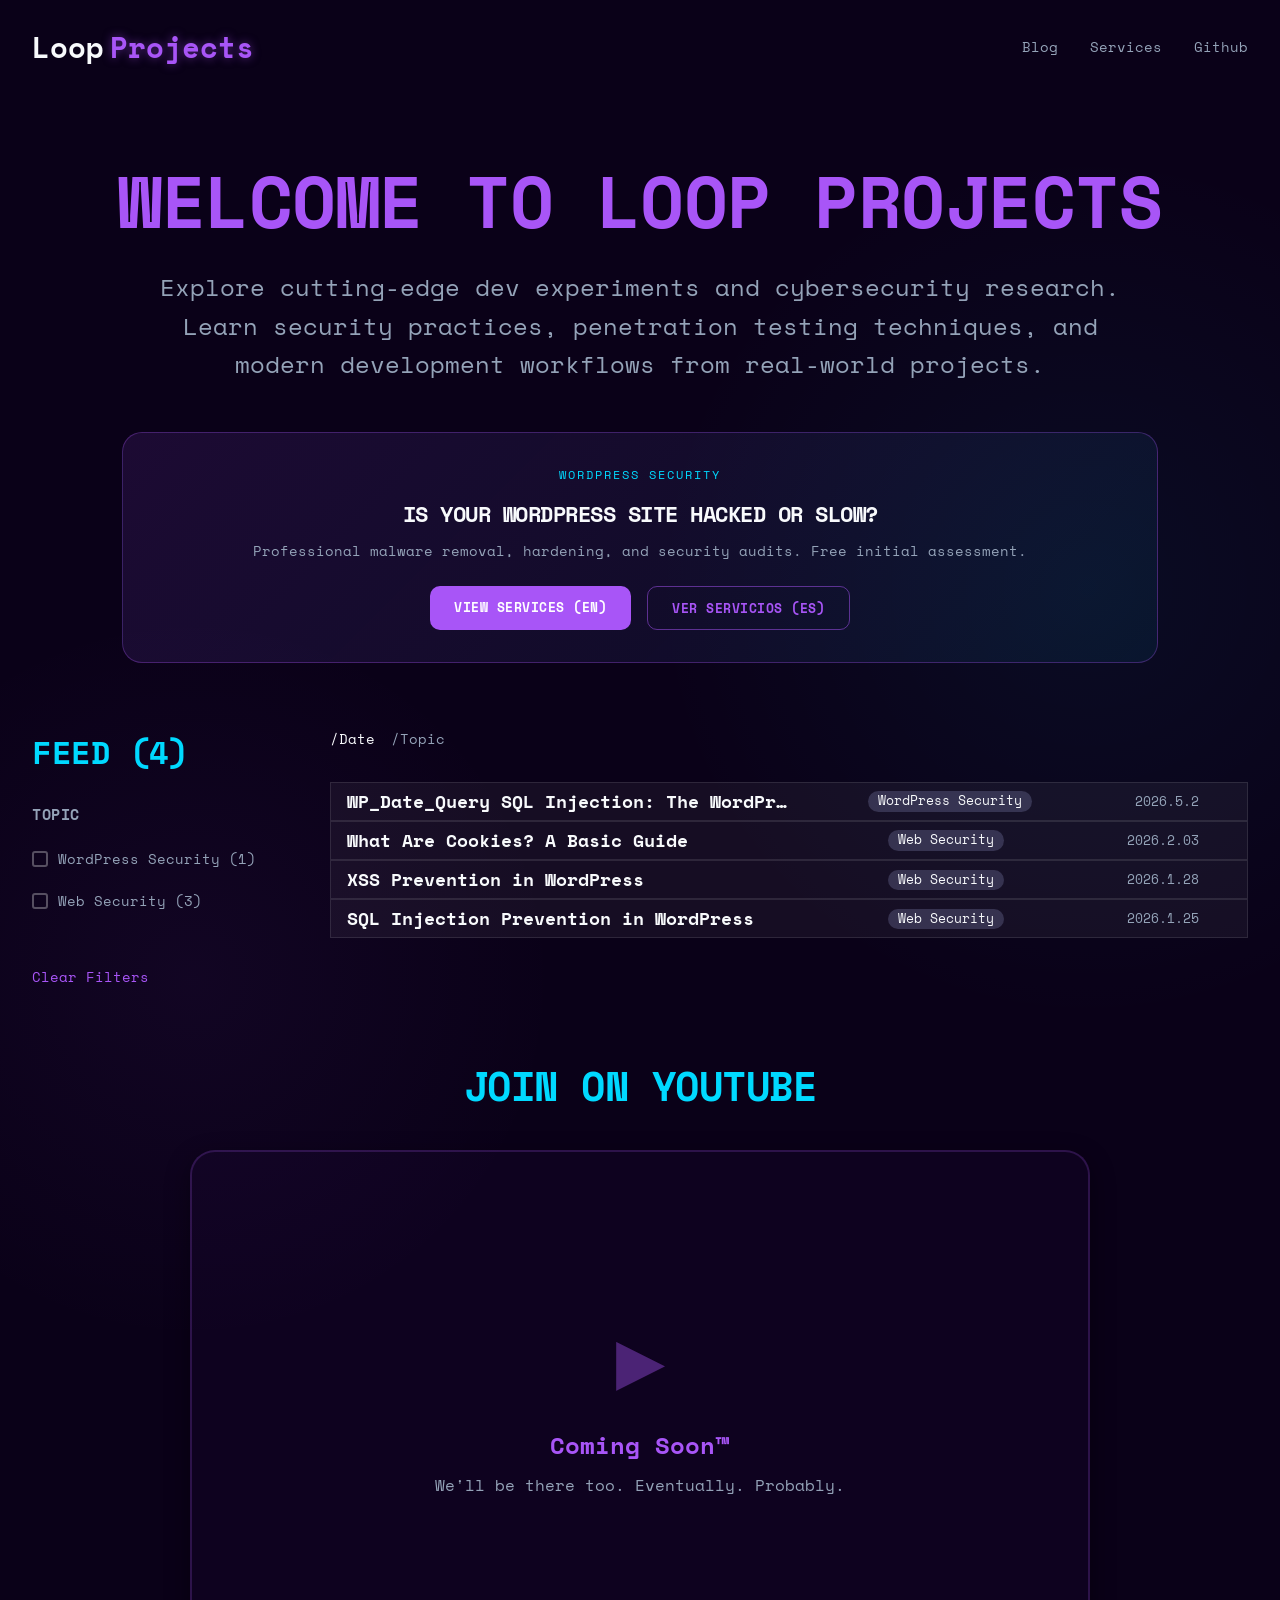
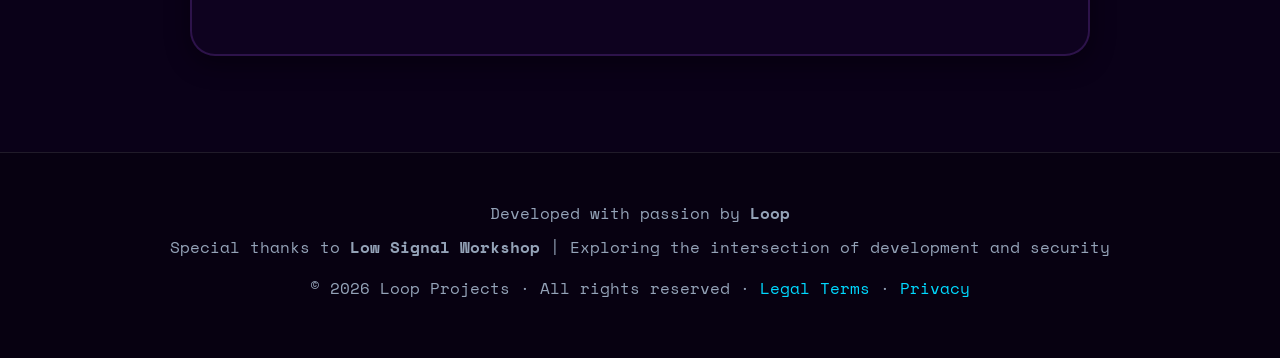
<file: index.html>
<!DOCTYPE html>
<html lang="en">
  <head>
    <!-- Google tag (gtag.js) -->
    <script async src="https://www.googletagmanager.com/gtag/js?id=AW-18130692145"></script>
    <script>
      window.dataLayer = window.dataLayer || [];
      function gtag(){dataLayer.push(arguments);}
      gtag('js', new Date());

      gtag('config', 'AW-18130692145');
    </script>
    <meta charset="UTF-8" />
    <meta name="viewport" content="width=device-width, initial-scale=1.0" />
    <title>Loop Projects - Dev Experiments & Cybersecurity</title>
    <meta
      name="description"
      content="Explore cutting-edge dev experiments and cybersecurity research. Learn about security practices, penetration testing, and modern development workflows."
    />
    <meta
      name="keywords"
      content="cybersecurity, dev experiments, security research, penetration testing, web security, ethical hacking"
    />

    <!-- Canonical -->
    <link rel="canonical" href="https://pythonime-lab.github.io/loopprojects/" />

    <!-- Open Graph -->
    <meta property="og:type" content="website" />
    <meta property="og:site_name" content="Loop Projects" />
    <meta property="og:url" content="https://pythonime-lab.github.io/loopprojects/" />
    <meta property="og:title" content="Loop Projects - Dev Experiments & Cybersecurity" />
    <meta property="og:description" content="Explore cutting-edge dev experiments and cybersecurity research. Learn about security practices, penetration testing, and modern development workflows." />

    <!-- Twitter Card -->
    <meta property="og:image" content="https://pythonime-lab.github.io/loopprojects/images/wordpress-malware-removal-hacked-website.jpg" />
    <meta name="twitter:card" content="summary_large_image" />
    <meta name="twitter:image" content="https://pythonime-lab.github.io/loopprojects/images/wordpress-malware-removal-hacked-website.jpg" />
    <meta name="twitter:title" content="Loop Projects - Dev Experiments &amp; Cybersecurity" />
    <meta name="twitter:description" content="Explore cutting-edge dev experiments and cybersecurity research." />

    <!-- Structured Data -->
    <script type="application/ld+json">
    {
      "@context": "https://schema.org",
      "@type": "WebSite",
      "name": "Loop Projects",
      "url": "https://pythonime-lab.github.io/loopprojects/",
      "description": "Cutting-edge dev experiments and cybersecurity research. Security practices, penetration testing, and modern development workflows."
    }
    </script>

    <link rel="icon" type="image/svg+xml" href="favicon.svg" />
    <link rel="stylesheet" href="styles.css?v=2" />
    <script src="articles.js?v=2"></script>
    <script src="header.js?v=2"></script>
    <script src="footer.js?v=2"></script>
  </head>
  <body>
    <div class="bg-animation">
      <div class="bg-circle"></div>
      <div class="bg-circle"></div>
      <div class="bg-circle"></div>
    </div>

    <script>
      document.write(createHeader(false));
    </script>

    <section class="hero">
      <h1>Welcome to Loop Projects</h1>
      <p class="hero-subtitle">
        Explore cutting-edge dev experiments and cybersecurity research.<span class="hero-subtitle-extra"> Learn
        security practices, penetration testing techniques, and modern
        development workflows from real-world projects.</span>
      </p>
    </section>

    <section class="services-promo">
      <div class="services-promo-inner">
        <p class="services-promo-label">WordPress Security</p>
        <h2 class="services-promo-title">Is your WordPress site hacked or slow?</h2>
        <p class="services-promo-desc">Professional malware removal, hardening, and security audits. Free initial assessment.</p>
        <div class="services-promo-links">
          <a href="wordpress-security-services.html" class="services-promo-cta">View Services (EN)</a>
          <a href="servicios-seguridad-wordpress.html" class="services-promo-cta services-promo-cta--outline">Ver Servicios (ES)</a>
        </div>
      </div>
    </section>

    <div class="feed-container">
      <aside class="sidebar">
        <h2 class="feed-header-title">Feed (12)</h2>

        <div class="filter-section">
          <h3>Topic</h3>
          <div class="filter-options" id="topic-filters"></div>
        </div>

        <a href="#" class="clear-filters">Clear Filters</a>
      </aside>

      <main class="feed-content">
        <div class="feed-header">
          <div class="feed-sorting">
            <span class="sort-option active">/Date</span>
            <span class="sort-option">/Topic</span>
          </div>
        </div>

        <div class="articles-grid" id="articlesGrid">
          <!-- Generated by JavaScript -->
        </div>
      </main>
    </div>

    <section class="video-section">
      <h2>Join On YouTube</h2>
      <div class="video-container video-placeholder">
        <div class="video-placeholder-inner">
          <div class="video-placeholder-icon">▶</div>
          <p class="video-placeholder-title">Coming Soon™</p>
          <p class="video-placeholder-sub">We'll be there too. Eventually. Probably.</p>
        </div>
      </div>
    </section>


    <script>
      document.write(createFooter(false));
    </script>

    <script>
      // Article sorting functionality
      let articles = [...ARTICLES];
      let activeFilters = {
        topic: [],
      };

      function buildTopicFilters() {
        const tagCounts = {};
        articles.forEach((article) => {
          tagCounts[article.tag] = (tagCounts[article.tag] || 0) + 1;
        });

        const container = document.getElementById("topic-filters");
        container.innerHTML = Object.entries(tagCounts)
          .map(
            ([tag, count]) => `
            <label class="filter-option">
              <input type="checkbox" name="topic" value="${tag}" />
              <span>${tag} (${count})</span>
            </label>`
          )
          .join("");

        // Wire up checkbox events
        container.querySelectorAll('input[type="checkbox"]').forEach((checkbox) => {
          checkbox.addEventListener("change", function () {
            const filterValue = this.value;
            if (this.checked) {
              if (!activeFilters.topic.includes(filterValue))
                activeFilters.topic.push(filterValue);
            } else {
              activeFilters.topic = activeFilters.topic.filter((v) => v !== filterValue);
            }
            applyCurrentSort();
          });
        });

        updateFeedCount();
      }

      function getFilteredArticles() {
        let filtered = [...articles];

        // Apply topic filters
        if (activeFilters.topic.length > 0) {
          filtered = filtered.filter((article) =>
            activeFilters.topic.includes(article.tag)
          );
        }

        return filtered;
      }

      function updateFeedCount() {
        const filtered = getFilteredArticles();
        const feedTitle = document.querySelector(".feed-header-title");
        feedTitle.textContent = `Feed (${filtered.length})`;
      }

      function renderArticles(sortedArticles) {
        const grid = document.querySelector(".articles-grid");
        grid.innerHTML = sortedArticles
          .map(
            (article) => `
          <a href="${article.url}" class="article-card">
            <span class="article-title">${article.title}</span>
            <span class="article-tag">${article.tag}</span>
            <span class="article-date">${article.date}</span>
          </a>
        `
          )
          .join("");
      }

      function sortArticles(criterion) {
        let filtered = getFilteredArticles();

        if (criterion === "date") {
          filtered.sort((a, b) => b.date.localeCompare(a.date)); // Newest first
        } else if (criterion === "title") {
          filtered.sort((a, b) => a.title.localeCompare(b.title)); // A-Z
        } else if (criterion === "type") {
          filtered.sort((a, b) => a.tag.localeCompare(b.tag)); // A-Z by tag
        }

        renderArticles(filtered);
        updateFeedCount();
      }

      function applyCurrentSort() {
        const activeSortOption = document.querySelector(".sort-option.active");
        const text = activeSortOption.textContent.toLowerCase();

        if (text.includes("date")) {
          sortArticles("date");
        } else if (text.includes("topic")) {
          sortArticles("type");
        }
      }


      // Clear filters button
      document
        .querySelector(".clear-filters")
        .addEventListener("click", function (e) {
          e.preventDefault();

          // Clear all checkboxes
          document
            .querySelectorAll('.filter-option input[type="checkbox"]')
            .forEach((checkbox) => {
              checkbox.checked = false;
            });

          // Clear active filters
          activeFilters = {
            topic: [],
          };

          // Re-render with all articles
          applyCurrentSort();
        });

      // Add click handlers to sort options
      document.querySelectorAll(".sort-option").forEach((option) => {
        option.addEventListener("click", function () {
          // Remove active class from all options
          document
            .querySelectorAll(".sort-option")
            .forEach((opt) => opt.classList.remove("active"));

          // Add active class to clicked option
          this.classList.add("active");

          // Determine sort criterion
          const text = this.textContent.toLowerCase();
          if (text.includes("date")) {
            sortArticles("date");
          } else if (text.includes("topic")) {
            sortArticles("type");
          }
        });
      });

      // Initialize
      buildTopicFilters();
      applyCurrentSort();

      // Smooth scroll for anchor links
      document.querySelectorAll('a[href^="#"]').forEach((anchor) => {
        anchor.addEventListener("click", function (e) {
          e.preventDefault();
          const target = document.querySelector(this.getAttribute("href"));
          if (target) {
            target.scrollIntoView({
              behavior: "smooth",
              block: "start",
            });
          }
        });
      });

      // Note: Hover colors are provided via CSS palette per-row.
    </script>
  </body>
</html>
</file>
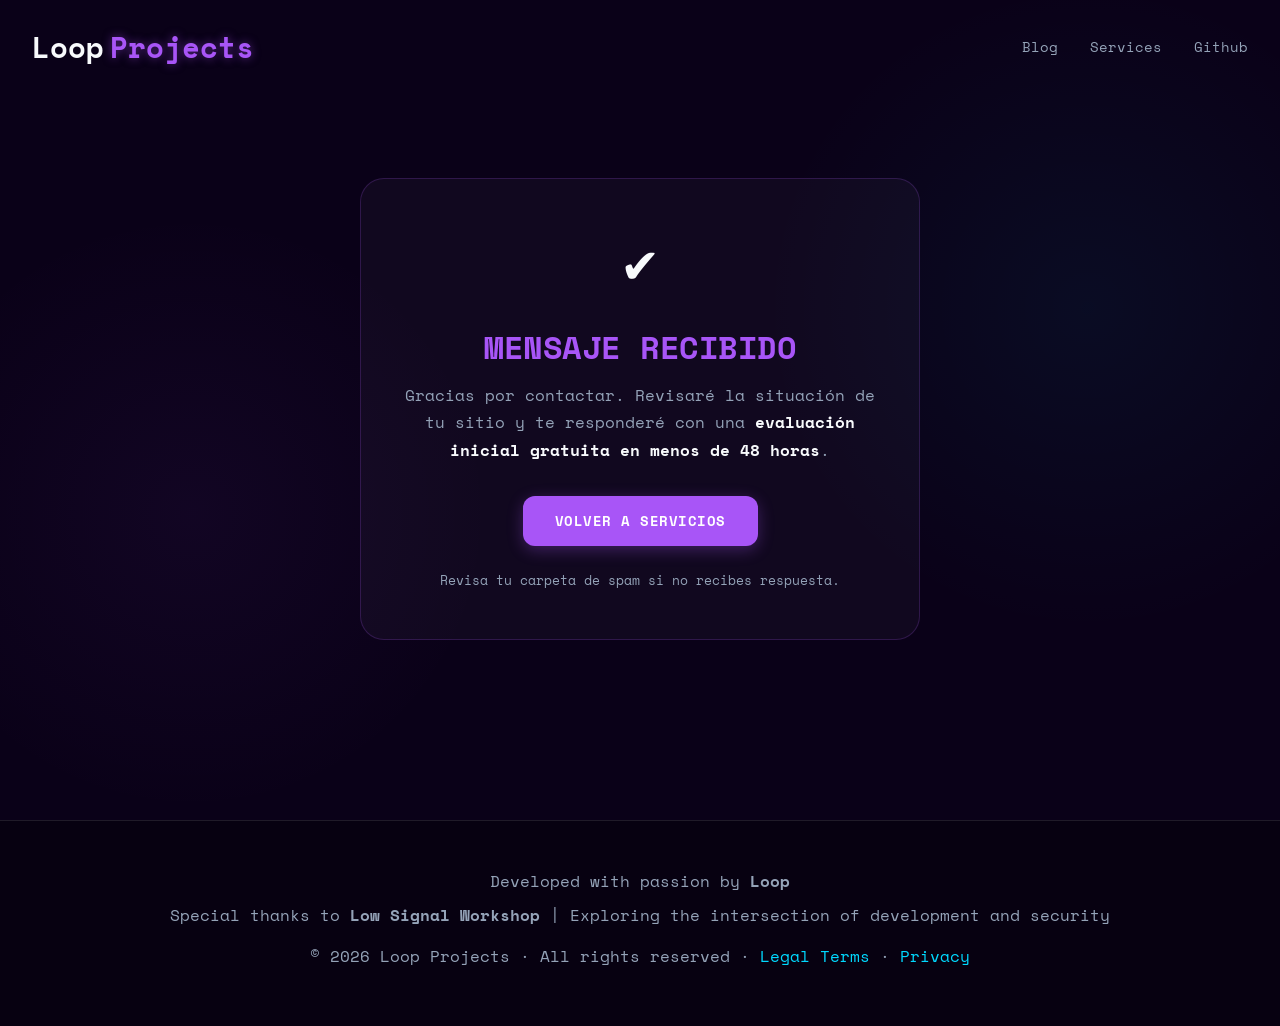
<file: gracias.html>
<!DOCTYPE html>
<html lang="es">
  <head>
    <!-- Google tag (gtag.js) -->
    <script async src="https://www.googletagmanager.com/gtag/js?id=AW-18130692145"></script>
    <script>
      window.dataLayer = window.dataLayer || [];
      function gtag(){dataLayer.push(arguments);}
      gtag('js', new Date());

      gtag('config', 'AW-18130692145');
    </script>
    <meta charset="UTF-8" />
    <meta name="viewport" content="width=device-width, initial-scale=1.0" />
    <title>Mensaje Enviado - Loop Projects</title>
    <meta name="robots" content="noindex" />
    <link rel="icon" type="image/svg+xml" href="favicon.svg" />
    <link rel="stylesheet" href="styles.css?v=2" />
    <script src="header.js?v=2"></script>
    <script src="footer.js?v=2"></script>
    <style>
      .thanks-wrap {
        min-height: 70vh;
        display: flex;
        align-items: center;
        justify-content: center;
        padding: 4rem 2rem;
        text-align: center;
      }

      .thanks-card {
        max-width: 560px;
        background: var(--card-bg);
        border: 1px solid var(--card-border);
        border-radius: 24px;
        padding: 3rem 2.5rem;
      }

      .thanks-icon {
        font-size: 3rem;
        margin-bottom: 1.5rem;
        display: block;
      }

      .thanks-title {
        font-size: 2rem;
        color: var(--primary);
        margin-bottom: 1rem;
        line-height: 1.2;
      }

      .thanks-body {
        font-size: 1rem;
        color: var(--text-muted);
        line-height: 1.7;
        margin-bottom: 2rem;
      }

      .thanks-body strong { color: var(--text-light); }

      .thanks-back {
        display: inline-block;
        padding: 0.85rem 2rem;
        background: var(--primary);
        color: #fff;
        border-radius: 12px;
        text-decoration: none;
        font-family: "Space Mono", monospace;
        font-size: 0.9rem;
        font-weight: 700;
        text-transform: uppercase;
        letter-spacing: 0.5px;
        transition: all 0.3s;
        box-shadow: 0 4px 16px rgba(168,85,247,0.3);
      }

      .thanks-back:hover {
        background: #9333ea;
        transform: translateY(-2px);
        box-shadow: 0 8px 24px rgba(168,85,247,0.4);
      }

      .thanks-note {
        margin-top: 1.5rem;
        font-size: var(--text-sm);
        color: var(--text-muted);
      }
    </style>
  </head>
  <body>
    <script>document.write(createHeader(false));</script>

    <div class="thanks-wrap">
      <div class="thanks-card">
        <span class="thanks-icon">&#x2714;&#xfe0e;</span>
        <h1 class="thanks-title">Mensaje recibido</h1>
        <p class="thanks-body">
          Gracias por contactar. Revisaré la situación de tu sitio y
          te responderé con una <strong>evaluación inicial gratuita en menos de 48 horas</strong>.
        </p>
        <a href="servicios-seguridad-wordpress.html" class="thanks-back">Volver a servicios</a>
        <p class="thanks-note">Revisa tu carpeta de spam si no recibes respuesta.</p>
      </div>
    </div>

    <script>document.write(createFooter(false));</script>
  </body>
</html>
</file>
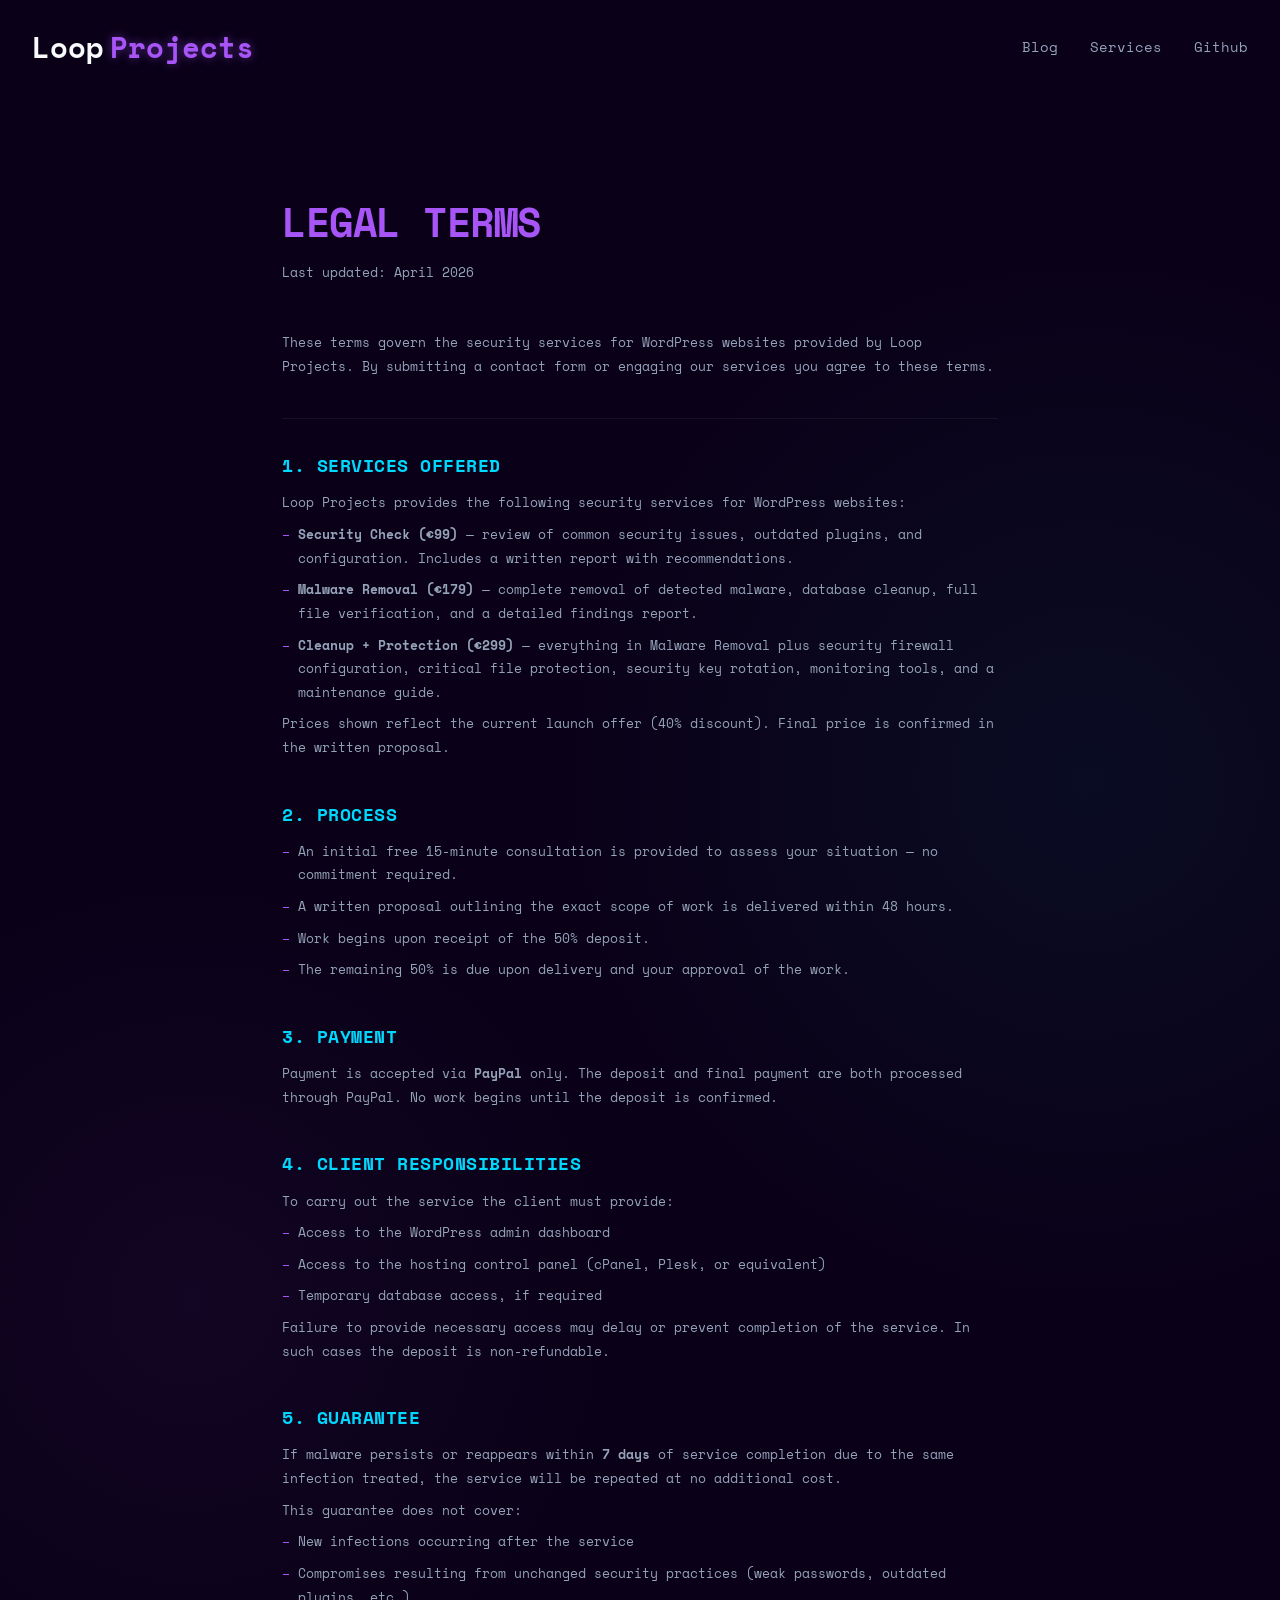
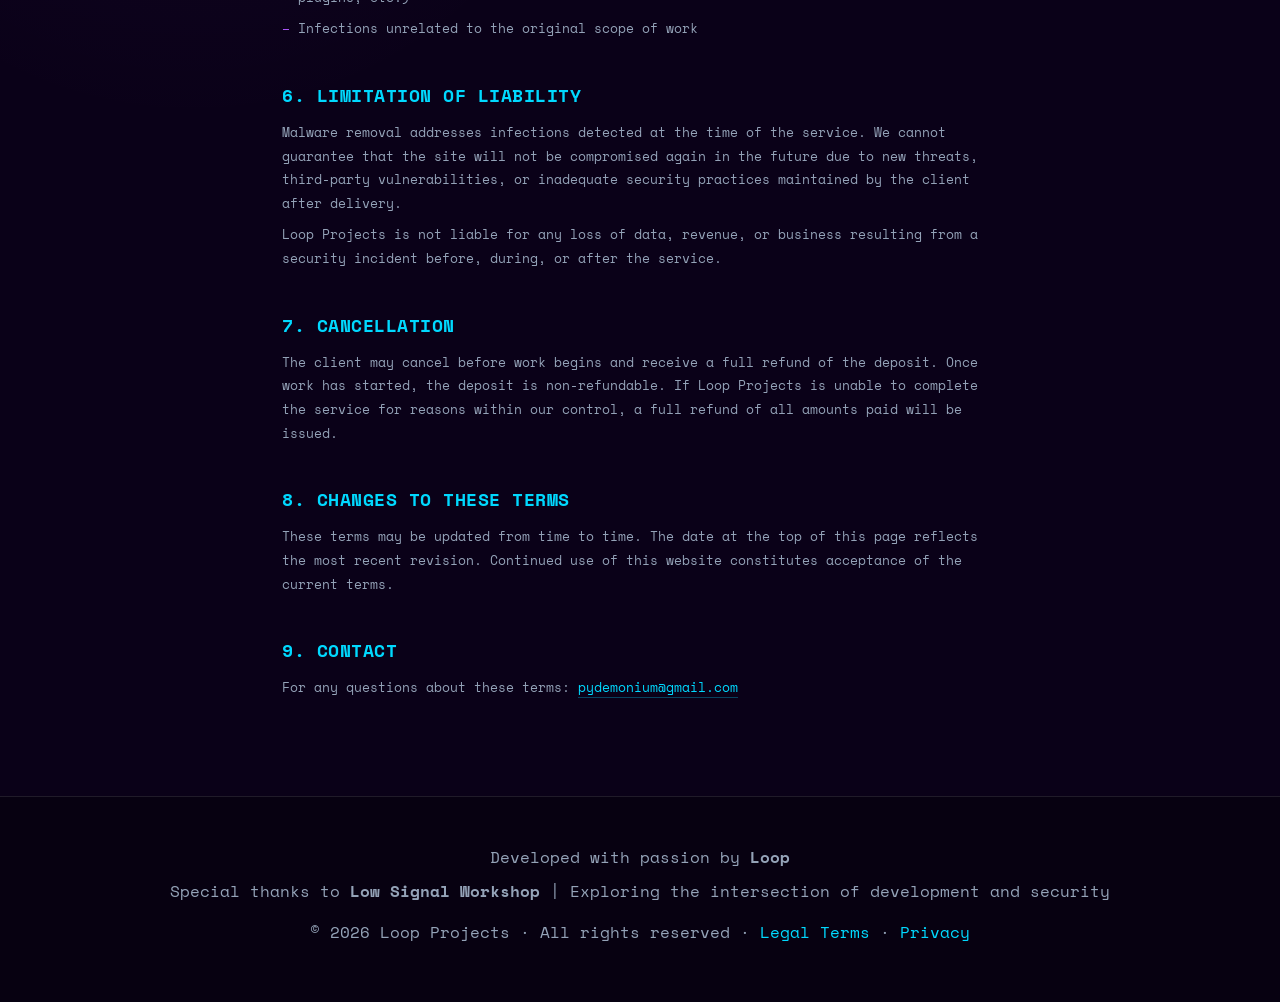
<file: legal.html>
<!DOCTYPE html>
<html lang="en">
  <head>
    <!-- Google tag (gtag.js) -->
    <script async src="https://www.googletagmanager.com/gtag/js?id=AW-18130692145"></script>
    <script>
      window.dataLayer = window.dataLayer || [];
      function gtag(){dataLayer.push(arguments);}
      gtag('js', new Date());

      gtag('config', 'AW-18130692145');
    </script>
    <meta charset="UTF-8" />
    <meta name="viewport" content="width=device-width, initial-scale=1.0" />
    <title>Legal Terms - Loop Projects</title>
    <meta name="description" content="Terms of service for Loop Projects security services for WordPress websites." />
    <meta name="robots" content="noindex" />
    <link rel="icon" type="image/svg+xml" href="favicon.svg" />
    <link rel="stylesheet" href="styles.css?v=2" />
    <script src="header.js?v=2"></script>
    <script src="footer.js?v=2"></script>
    <style>
      .doc-hero {
        max-width: 780px;
        margin: 3rem auto 0;
        padding: 3rem 2rem 1rem;
      }

      .doc-hero h1 {
        font-size: 2.5rem;
        color: var(--primary);
        margin-bottom: 0.5rem;
      }

      .doc-meta {
        font-size: var(--text-sm);
        color: var(--text-muted);
        margin-bottom: 0;
      }

      .doc-body {
        max-width: 780px;
        margin: 2rem auto 6rem;
        padding: 0 2rem;
      }

      .doc-section {
        margin-bottom: 2.5rem;
      }

      .doc-section h2 {
        font-size: 1.1rem;
        color: var(--accent);
        margin-bottom: 0.75rem;
        font-family: "Space Mono", monospace;
        text-transform: uppercase;
        letter-spacing: 0.5px;
      }

      .doc-section p,
      .doc-section li {
        font-size: var(--text-sm);
        color: var(--text-muted);
        line-height: 1.8;
        margin-bottom: 0.5rem;
      }

      .doc-section ul {
        list-style: none;
        padding: 0;
      }

      .doc-section ul li {
        padding-left: 1rem;
        position: relative;
      }

      .doc-section ul li::before {
        content: "–";
        position: absolute;
        left: 0;
        color: var(--primary);
      }

      .doc-section a {
        color: var(--accent);
        text-decoration: none;
        border-bottom: 1px solid rgba(0,217,255,0.3);
      }

      .doc-section a:hover { border-bottom-color: var(--accent); }

      .doc-divider {
        border: none;
        border-top: 1px solid rgba(255,255,255,0.06);
        margin: 2rem 0;
      }
    </style>
  </head>
  <body>
    <script>document.write(createHeader(false));</script>

    <div class="doc-hero">
      <h1>Legal Terms</h1>
      <p class="doc-meta">Last updated: April 2026</p>
    </div>

    <div class="doc-body">

      <div class="doc-section">
        <p>These terms govern the security services for WordPress websites provided by Loop Projects. By submitting a contact form or engaging our services you agree to these terms.</p>
      </div>

      <hr class="doc-divider" />

      <div class="doc-section">
        <h2>1. Services offered</h2>
        <p>Loop Projects provides the following security services for WordPress websites:</p>
        <ul>
          <li><strong>Security Check (€99)</strong> — review of common security issues, outdated plugins, and configuration. Includes a written report with recommendations.</li>
          <li><strong>Malware Removal (€179)</strong> — complete removal of detected malware, database cleanup, full file verification, and a detailed findings report.</li>
          <li><strong>Cleanup + Protection (€299)</strong> — everything in Malware Removal plus security firewall configuration, critical file protection, security key rotation, monitoring tools, and a maintenance guide.</li>
        </ul>
        <p>Prices shown reflect the current launch offer (40% discount). Final price is confirmed in the written proposal.</p>
      </div>

      <div class="doc-section">
        <h2>2. Process</h2>
        <ul>
          <li>An initial free 15-minute consultation is provided to assess your situation — no commitment required.</li>
          <li>A written proposal outlining the exact scope of work is delivered within 48 hours.</li>
          <li>Work begins upon receipt of the 50% deposit.</li>
          <li>The remaining 50% is due upon delivery and your approval of the work.</li>
        </ul>
      </div>

      <div class="doc-section">
        <h2>3. Payment</h2>
        <p>Payment is accepted via <strong>PayPal</strong> only. The deposit and final payment are both processed through PayPal. No work begins until the deposit is confirmed.</p>
      </div>

      <div class="doc-section">
        <h2>4. Client responsibilities</h2>
        <p>To carry out the service the client must provide:</p>
        <ul>
          <li>Access to the WordPress admin dashboard</li>
          <li>Access to the hosting control panel (cPanel, Plesk, or equivalent)</li>
          <li>Temporary database access, if required</li>
        </ul>
        <p>Failure to provide necessary access may delay or prevent completion of the service. In such cases the deposit is non-refundable.</p>
      </div>

      <div class="doc-section">
        <h2>5. Guarantee</h2>
        <p>If malware persists or reappears within <strong>7 days</strong> of service completion due to the same infection treated, the service will be repeated at no additional cost.</p>
        <p>This guarantee does not cover:</p>
        <ul>
          <li>New infections occurring after the service</li>
          <li>Compromises resulting from unchanged security practices (weak passwords, outdated plugins, etc.)</li>
          <li>Infections unrelated to the original scope of work</li>
        </ul>
      </div>

      <div class="doc-section">
        <h2>6. Limitation of liability</h2>
        <p>Malware removal addresses infections detected at the time of the service. We cannot guarantee that the site will not be compromised again in the future due to new threats, third-party vulnerabilities, or inadequate security practices maintained by the client after delivery.</p>
        <p>Loop Projects is not liable for any loss of data, revenue, or business resulting from a security incident before, during, or after the service.</p>
      </div>

      <div class="doc-section">
        <h2>7. Cancellation</h2>
        <p>The client may cancel before work begins and receive a full refund of the deposit. Once work has started, the deposit is non-refundable. If Loop Projects is unable to complete the service for reasons within our control, a full refund of all amounts paid will be issued.</p>
      </div>

      <div class="doc-section">
        <h2>8. Changes to these terms</h2>
        <p>These terms may be updated from time to time. The date at the top of this page reflects the most recent revision. Continued use of this website constitutes acceptance of the current terms.</p>
      </div>

      <div class="doc-section">
        <h2>9. Contact</h2>
        <p>For any questions about these terms: <a class="protected-email" data-u="pydemonium" data-d="gmail.com"></a></p>
      </div>

    </div>

    <script>
      document.querySelectorAll('.protected-email').forEach(function(el) {
        var addr = el.dataset.u + '@' + el.dataset.d;
        el.href = 'mailto:' + addr;
        el.textContent = addr;
      });
    </script>
    <script>document.write(createFooter(false));</script>
  </body>
</html>
</file>
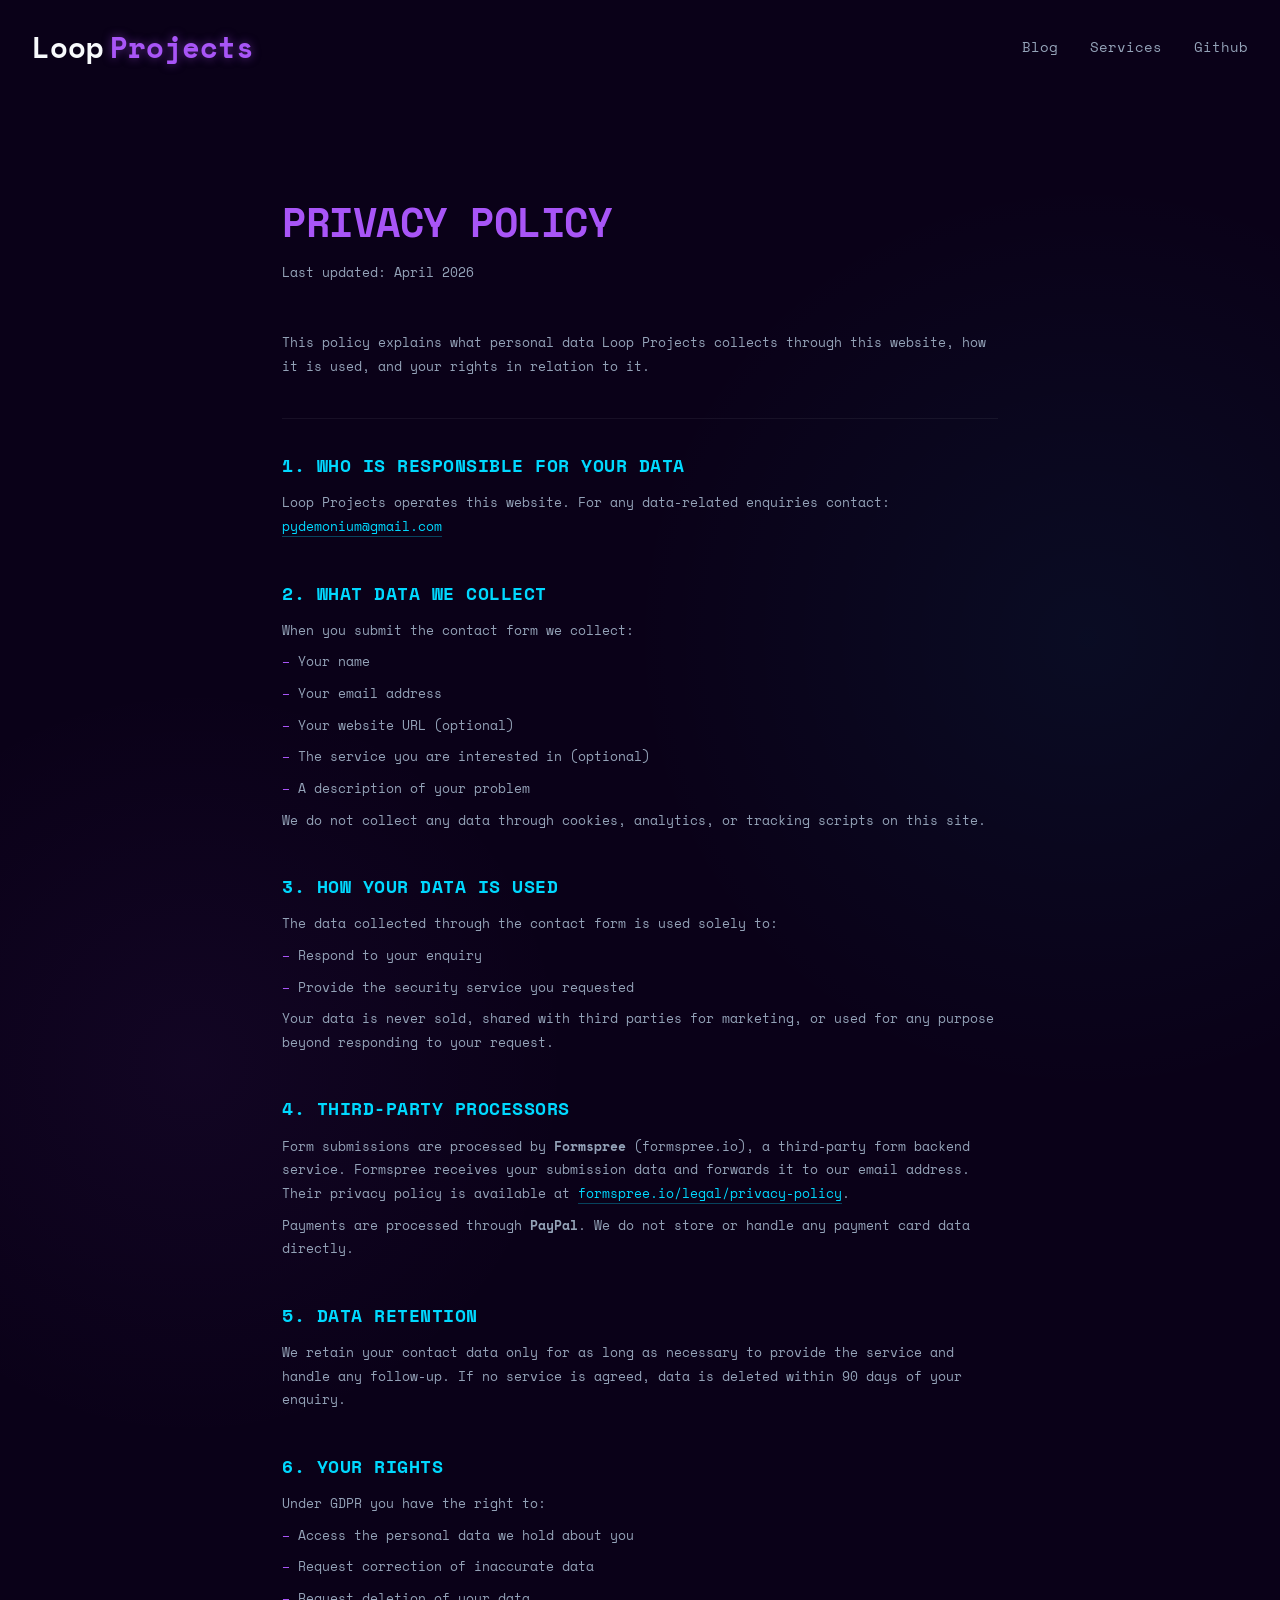
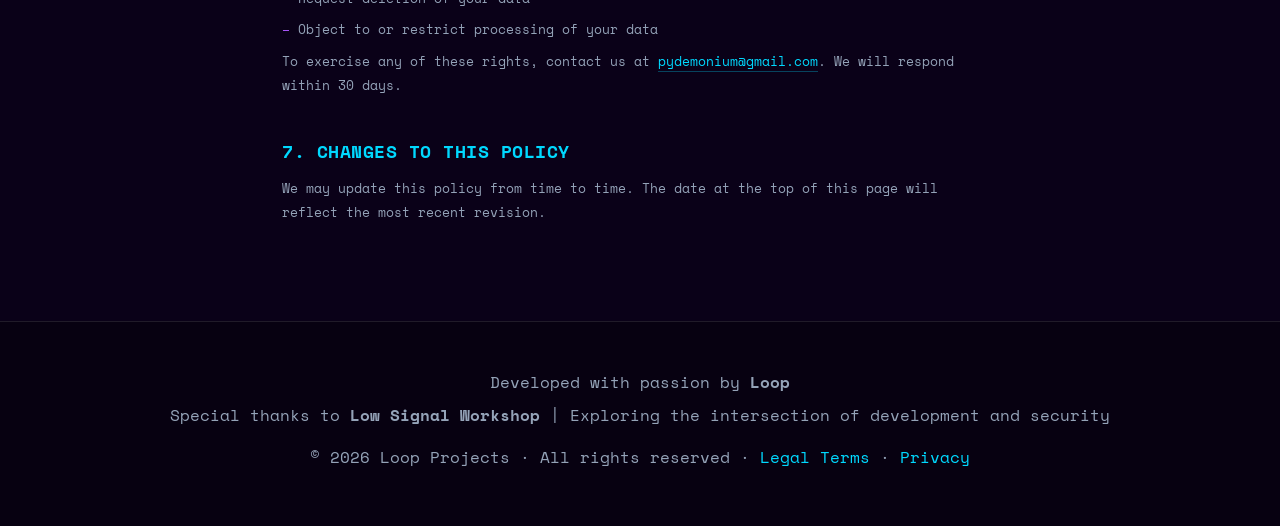
<file: privacy.html>
<!DOCTYPE html>
<html lang="en">
  <head>
    <!-- Google tag (gtag.js) -->
    <script async src="https://www.googletagmanager.com/gtag/js?id=AW-18130692145"></script>
    <script>
      window.dataLayer = window.dataLayer || [];
      function gtag(){dataLayer.push(arguments);}
      gtag('js', new Date());

      gtag('config', 'AW-18130692145');
    </script>
    <meta charset="UTF-8" />
    <meta name="viewport" content="width=device-width, initial-scale=1.0" />
    <title>Privacy Policy - Loop Projects</title>
    <meta name="description" content="Privacy policy for Loop Projects — how we collect, use and protect your personal data." />
    <meta name="robots" content="noindex" />
    <link rel="icon" type="image/svg+xml" href="favicon.svg" />
    <link rel="stylesheet" href="styles.css?v=2" />
    <script src="header.js?v=2"></script>
    <script src="footer.js?v=2"></script>
    <style>
      .doc-hero {
        max-width: 780px;
        margin: 3rem auto 0;
        padding: 3rem 2rem 1rem;
      }

      .doc-hero h1 {
        font-size: 2.5rem;
        color: var(--primary);
        margin-bottom: 0.5rem;
      }

      .doc-meta {
        font-size: var(--text-sm);
        color: var(--text-muted);
        margin-bottom: 0;
      }

      .doc-body {
        max-width: 780px;
        margin: 2rem auto 6rem;
        padding: 0 2rem;
      }

      .doc-section {
        margin-bottom: 2.5rem;
      }

      .doc-section h2 {
        font-size: 1.1rem;
        color: var(--accent);
        margin-bottom: 0.75rem;
        font-family: "Space Mono", monospace;
        text-transform: uppercase;
        letter-spacing: 0.5px;
      }

      .doc-section p,
      .doc-section li {
        font-size: var(--text-sm);
        color: var(--text-muted);
        line-height: 1.8;
        margin-bottom: 0.5rem;
      }

      .doc-section ul {
        list-style: none;
        padding: 0;
      }

      .doc-section ul li {
        padding-left: 1rem;
        position: relative;
      }

      .doc-section ul li::before {
        content: "–";
        position: absolute;
        left: 0;
        color: var(--primary);
      }

      .doc-section a {
        color: var(--accent);
        text-decoration: none;
        border-bottom: 1px solid rgba(0,217,255,0.3);
      }

      .doc-section a:hover { border-bottom-color: var(--accent); }

      .doc-divider {
        border: none;
        border-top: 1px solid rgba(255,255,255,0.06);
        margin: 2rem 0;
      }
    </style>
  </head>
  <body>
    <script>document.write(createHeader(false));</script>

    <div class="doc-hero">
      <h1>Privacy Policy</h1>
      <p class="doc-meta">Last updated: April 2026</p>
    </div>

    <div class="doc-body">

      <div class="doc-section">
        <p>This policy explains what personal data Loop Projects collects through this website, how it is used, and your rights in relation to it.</p>
      </div>

      <hr class="doc-divider" />

      <div class="doc-section">
        <h2>1. Who is responsible for your data</h2>
        <p>Loop Projects operates this website. For any data-related enquiries contact: <a class="protected-email" data-u="pydemonium" data-d="gmail.com"></a></p>
      </div>

      <div class="doc-section">
        <h2>2. What data we collect</h2>
        <p>When you submit the contact form we collect:</p>
        <ul>
          <li>Your name</li>
          <li>Your email address</li>
          <li>Your website URL (optional)</li>
          <li>The service you are interested in (optional)</li>
          <li>A description of your problem</li>
        </ul>
        <p>We do not collect any data through cookies, analytics, or tracking scripts on this site.</p>
      </div>

      <div class="doc-section">
        <h2>3. How your data is used</h2>
        <p>The data collected through the contact form is used solely to:</p>
        <ul>
          <li>Respond to your enquiry</li>
          <li>Provide the security service you requested</li>
        </ul>
        <p>Your data is never sold, shared with third parties for marketing, or used for any purpose beyond responding to your request.</p>
      </div>

      <div class="doc-section">
        <h2>4. Third-party processors</h2>
        <p>Form submissions are processed by <strong>Formspree</strong> (formspree.io), a third-party form backend service. Formspree receives your submission data and forwards it to our email address. Their privacy policy is available at <a href="https://formspree.io/legal/privacy-policy" target="_blank" rel="noopener">formspree.io/legal/privacy-policy</a>.</p>
        <p>Payments are processed through <strong>PayPal</strong>. We do not store or handle any payment card data directly.</p>
      </div>

      <div class="doc-section">
        <h2>5. Data retention</h2>
        <p>We retain your contact data only for as long as necessary to provide the service and handle any follow-up. If no service is agreed, data is deleted within 90 days of your enquiry.</p>
      </div>

      <div class="doc-section">
        <h2>6. Your rights</h2>
        <p>Under GDPR you have the right to:</p>
        <ul>
          <li>Access the personal data we hold about you</li>
          <li>Request correction of inaccurate data</li>
          <li>Request deletion of your data</li>
          <li>Object to or restrict processing of your data</li>
        </ul>
        <p>To exercise any of these rights, contact us at <a class="protected-email" data-u="pydemonium" data-d="gmail.com"></a>. We will respond within 30 days.</p>
      </div>

      <div class="doc-section">
        <h2>7. Changes to this policy</h2>
        <p>We may update this policy from time to time. The date at the top of this page will reflect the most recent revision.</p>
      </div>

    </div>

    <script>
      document.querySelectorAll('.protected-email').forEach(function(el) {
        var addr = el.dataset.u + '@' + el.dataset.d;
        el.href = 'mailto:' + addr;
        el.textContent = addr;
      });
    </script>
    <script>document.write(createFooter(false));</script>
  </body>
</html>
</file>
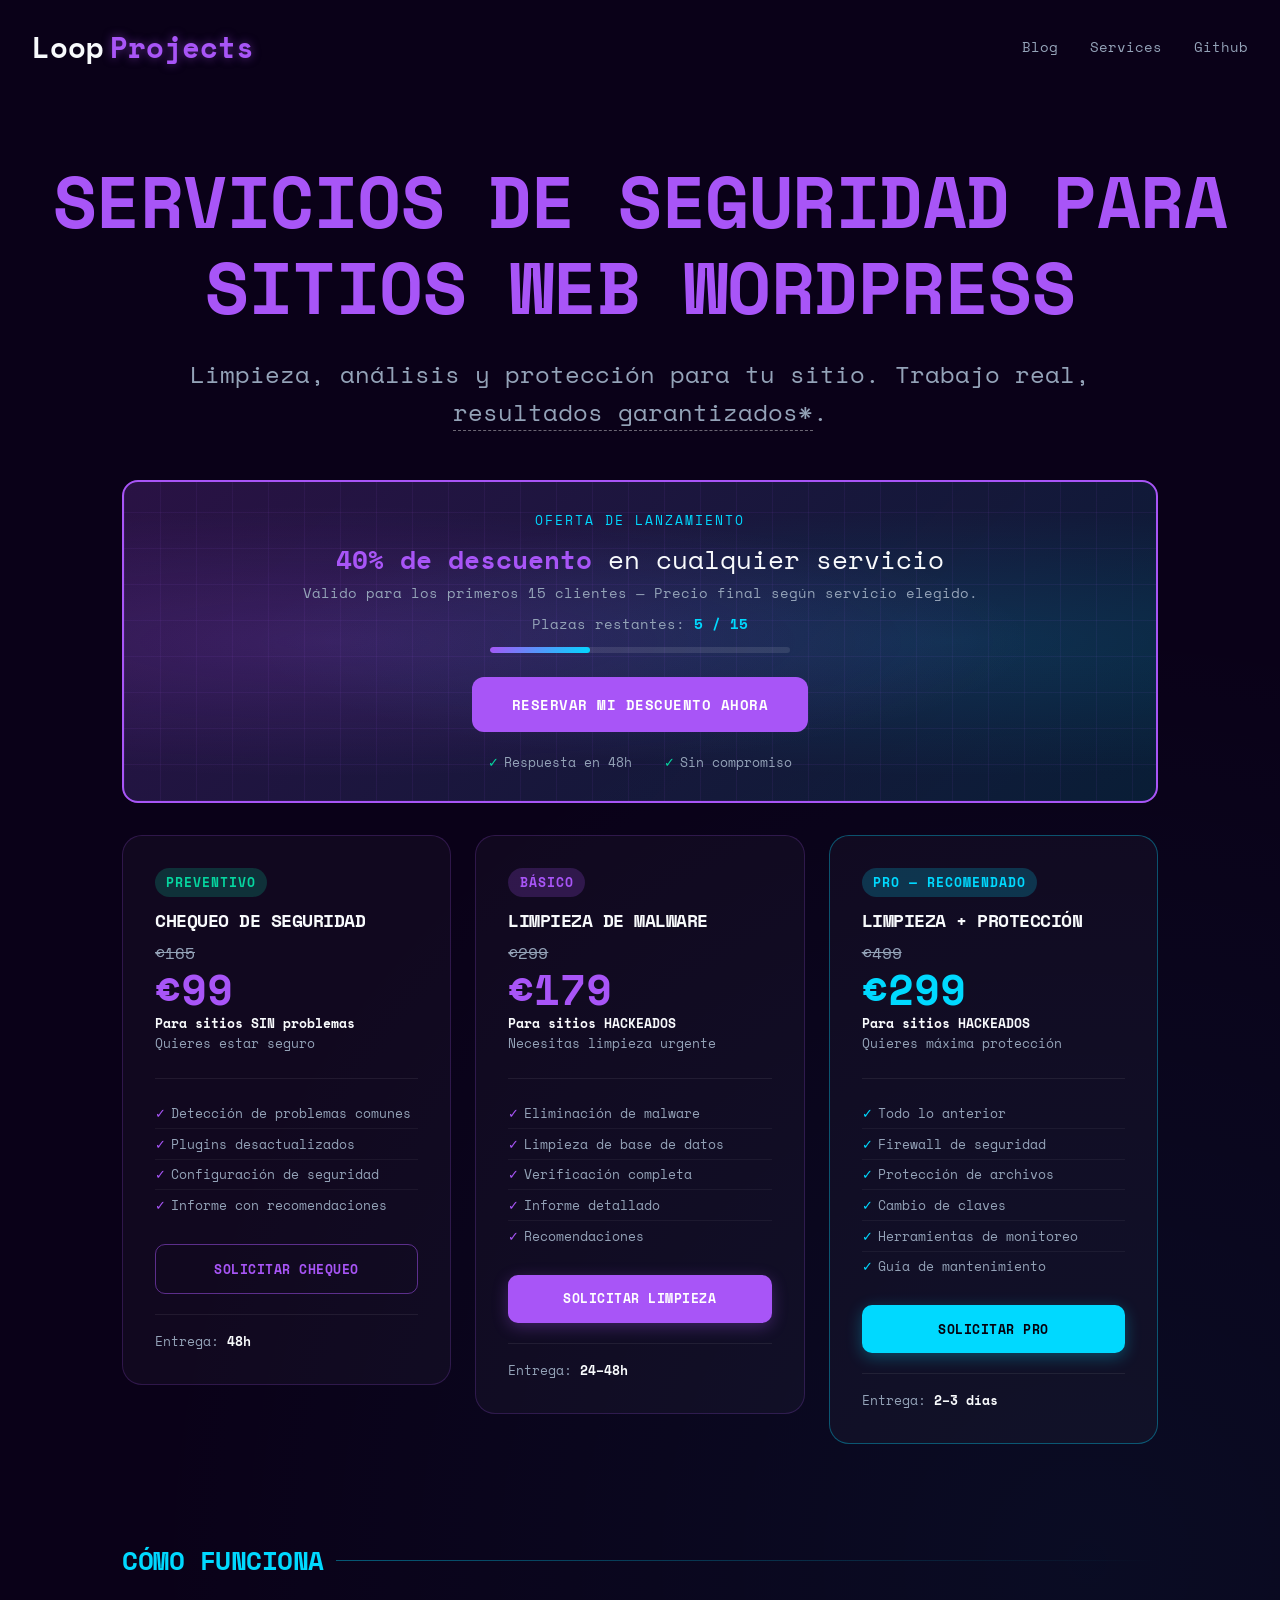
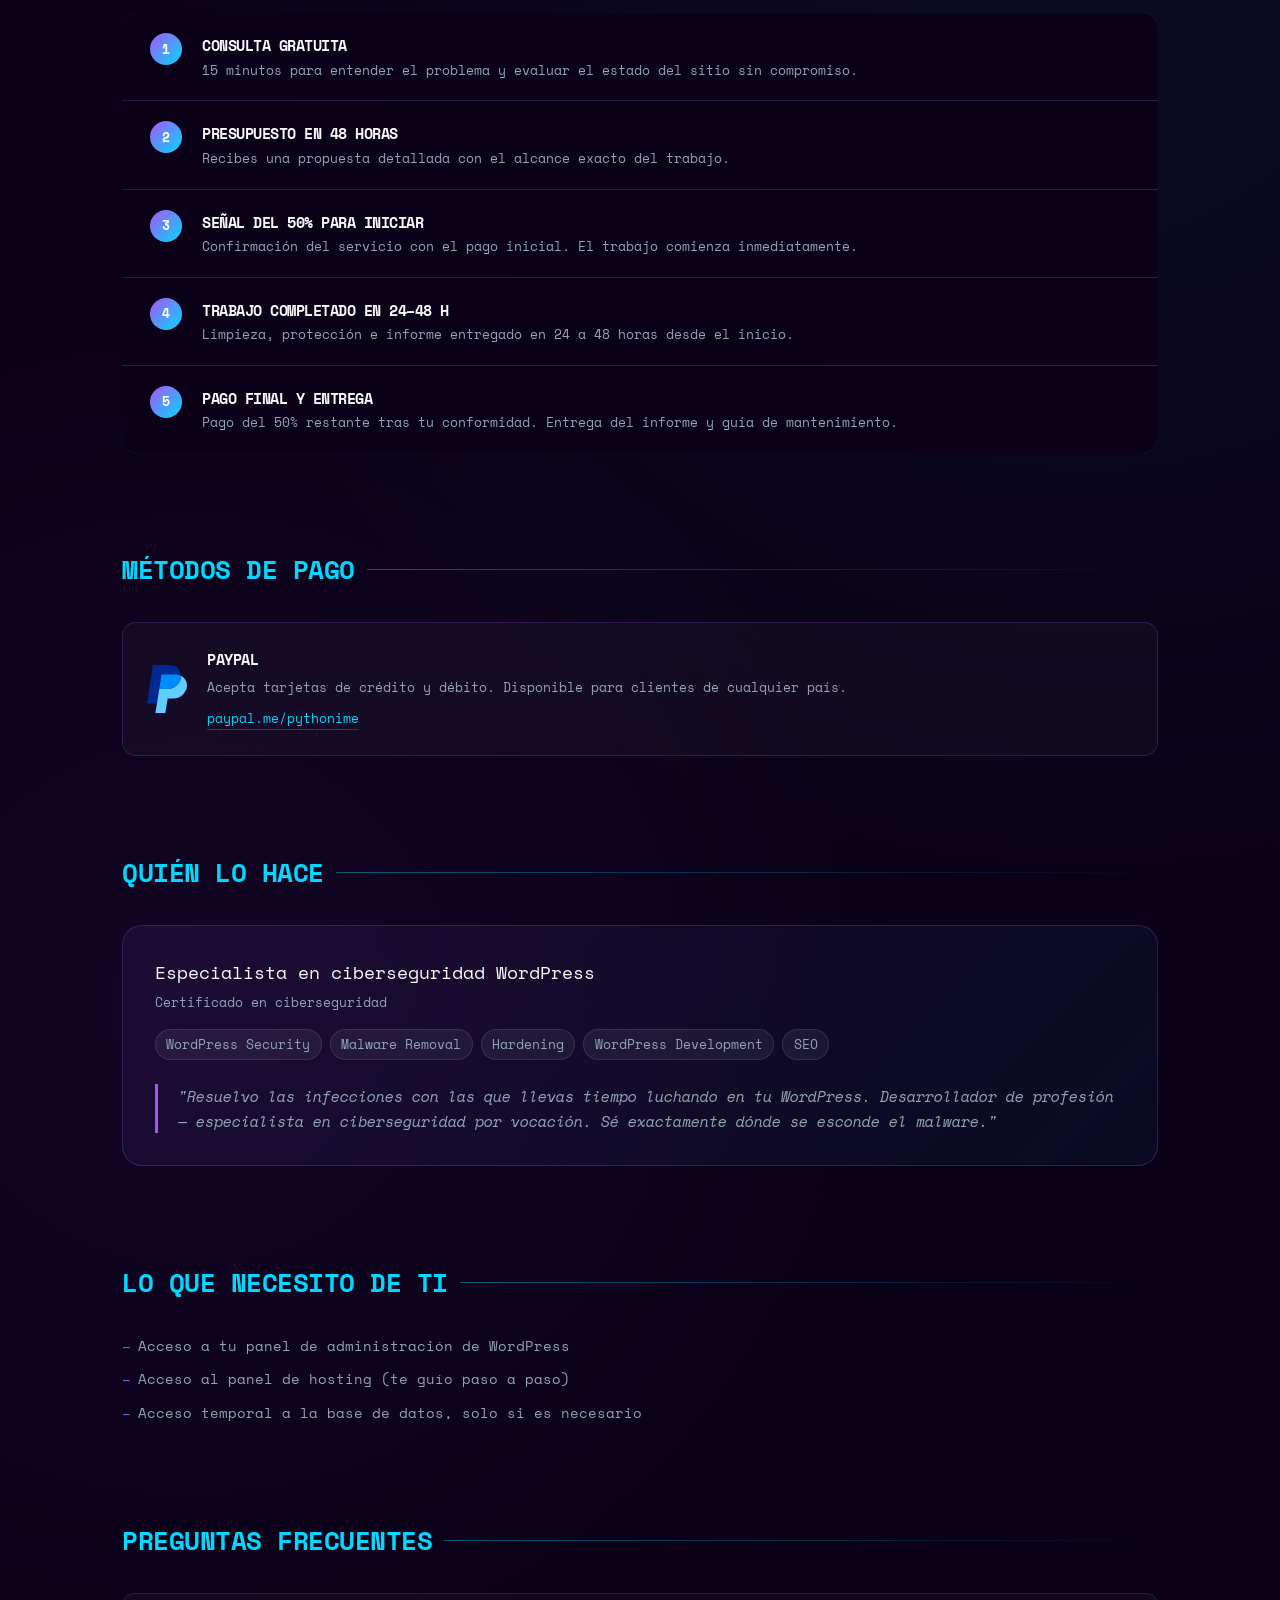
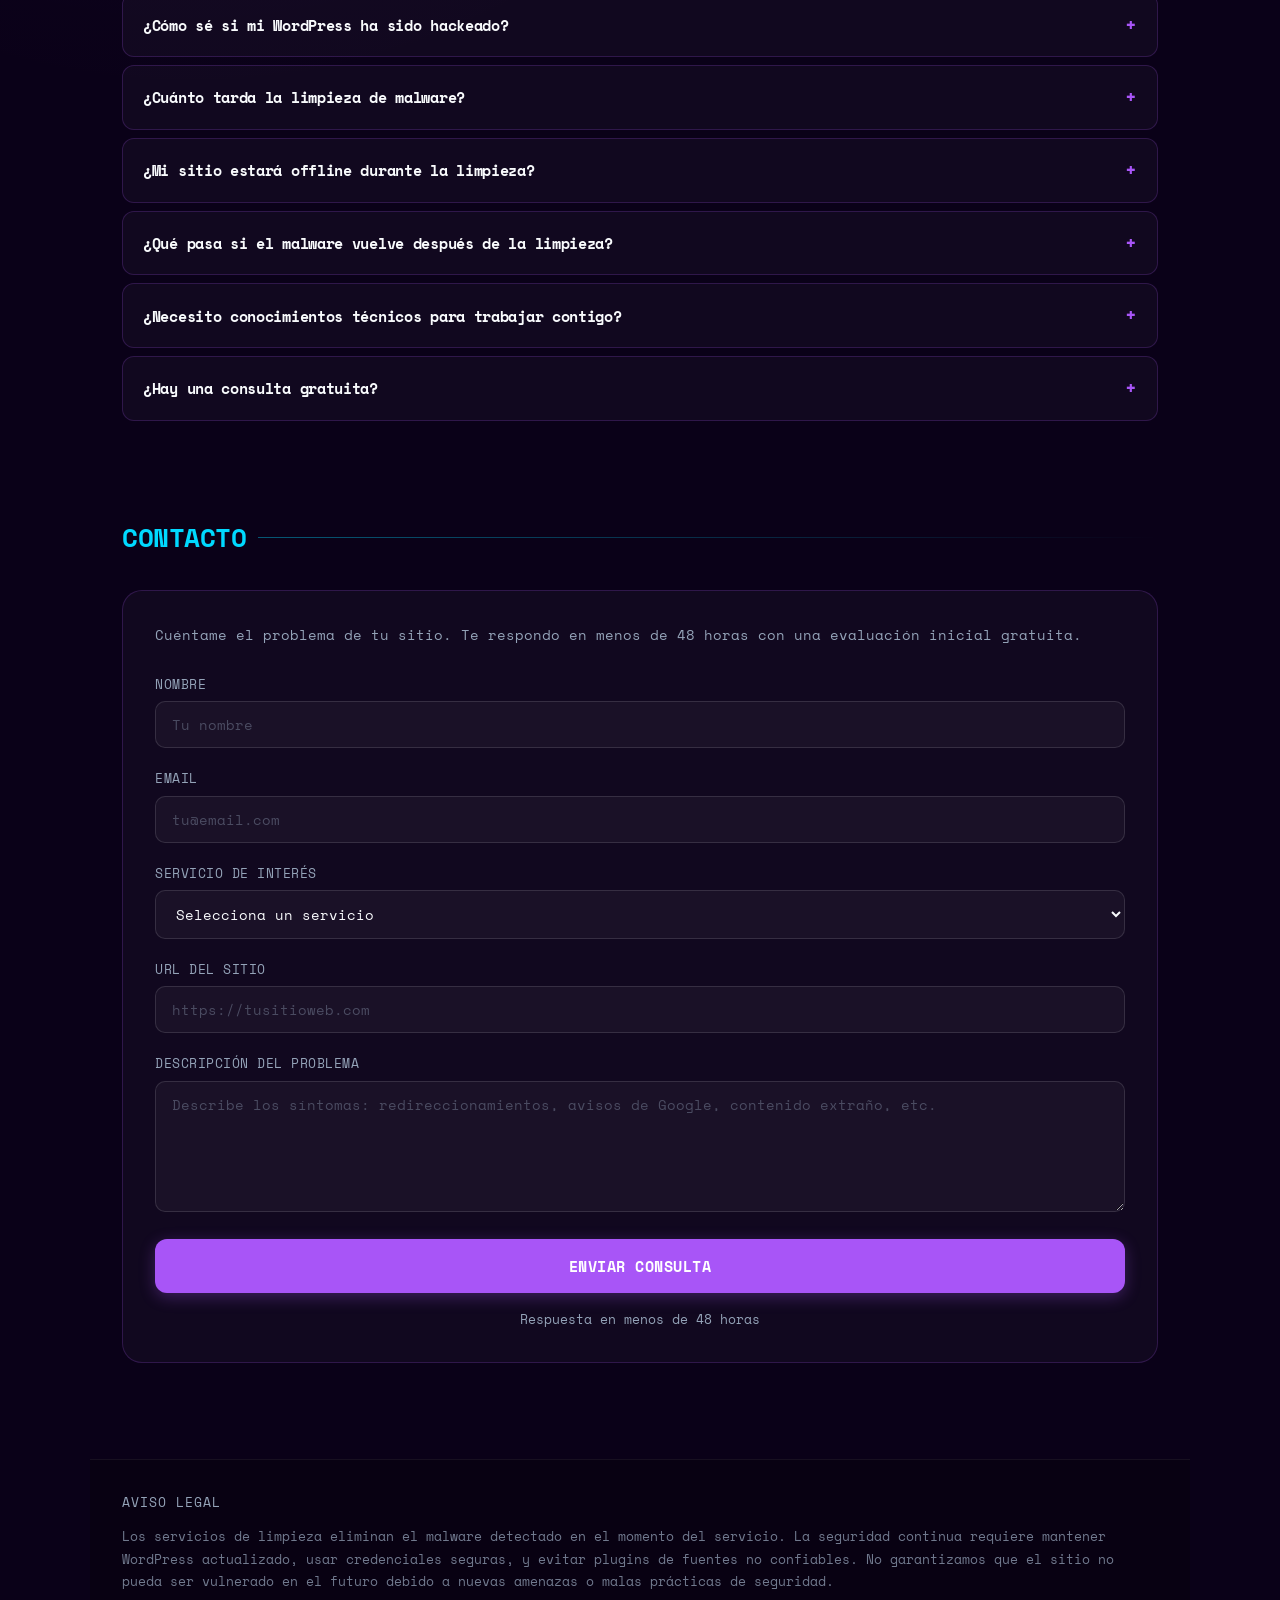
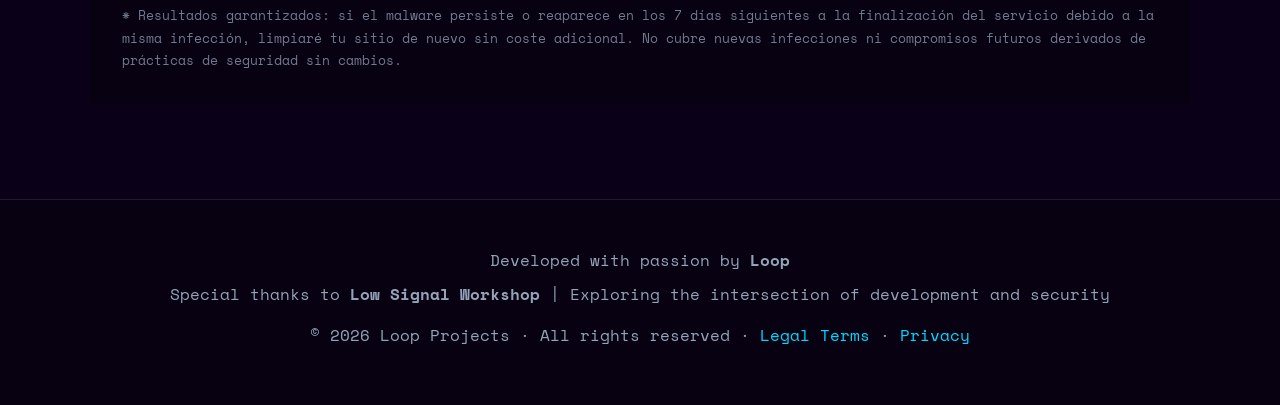
<file: servicios-seguridad-wordpress.html>
<!DOCTYPE html>
<html lang="es">
  <head>
    <!-- Google tag (gtag.js) -->
    <script async src="https://www.googletagmanager.com/gtag/js?id=AW-18130692145"></script>
    <script>
      window.dataLayer = window.dataLayer || [];
      function gtag(){dataLayer.push(arguments);}
      gtag('js', new Date());

      gtag('config', 'AW-18130692145');
    </script>
    <!-- Event snippet for Submit lead forms conversion page -->
    <script>
    function gtag_report_conversion(url) {
      var callback = function () {
        if (typeof(url) != 'undefined') {
          window.location = url;
        }
      };
      gtag('event', 'conversion', {
          'send_to': 'AW-18130692145/VpvMCJr2v6UcELHQscVD',
          'value': 1.0,
          'currency': 'EUR',
          'event_callback': callback
      });
      return false;
    }
    </script>
    <meta charset="UTF-8" />
    <meta name="viewport" content="width=device-width, initial-scale=1.0" />
    <title>Servicios de Seguridad para Sitios Web WordPress - Loop Projects</title>
    <meta name="description" content="¿WordPress hackeado? Limpieza en 24–48h. Eliminación de malware desde €179, protección avanzada desde €299. Evaluación inicial gratuita. Especialista certificado en ciberseguridad." />
    <link rel="canonical" href="https://pythonime-lab.github.io/loopprojects/servicios-seguridad-wordpress.html" />
    <link rel="alternate" hreflang="en" href="https://pythonime-lab.github.io/loopprojects/wordpress-security-services.html" />
    <link rel="alternate" hreflang="es" href="https://pythonime-lab.github.io/loopprojects/servicios-seguridad-wordpress.html" />
    <link rel="alternate" hreflang="x-default" href="https://pythonime-lab.github.io/loopprojects/wordpress-security-services.html" />
    <meta property="og:type" content="website" />
    <meta property="og:site_name" content="Loop Projects" />
    <meta property="og:url" content="https://pythonime-lab.github.io/loopprojects/servicios-seguridad-wordpress.html" />
    <meta property="og:title" content="Servicios de Seguridad para Sitios Web WordPress - Loop Projects" />
    <meta property="og:description" content="Limpieza profesional de malware WordPress y protección avanzada. Chequeo de seguridad desde €99, Limpieza de malware desde €179, Limpieza + Protección desde €299." />
    <meta property="og:image" content="https://pythonime-lab.github.io/loopprojects/images/wordpress-malware-removal-hacked-website.jpg" />
    <meta name="twitter:card" content="summary_large_image" />
    <meta name="twitter:image" content="https://pythonime-lab.github.io/loopprojects/images/wordpress-malware-removal-hacked-website.jpg" />
    <meta name="twitter:title" content="Servicios de Seguridad para Sitios Web WordPress - Loop Projects" />
    <meta name="twitter:description" content="Limpieza profesional de malware WordPress y protección avanzada. Especialista en ciberseguridad certificado." />
    <script type="application/ld+json">
    {
      "@context": "https://schema.org",
      "@type": "Service",
      "name": "Servicios de Seguridad para Sitios Web WordPress",
      "url": "https://pythonime-lab.github.io/loopprojects/servicios-seguridad-wordpress.html",
      "description": "Limpieza profesional de malware WordPress y protección avanzada.",
      "provider": {
        "@type": "Organization",
        "name": "Loop Projects",
        "url": "https://pythonime-lab.github.io/loopprojects/"
      },
      "offers": [
        { "@type": "Offer", "name": "Chequeo de Seguridad", "price": "99", "priceCurrency": "EUR" },
        { "@type": "Offer", "name": "Limpieza de Malware", "price": "179", "priceCurrency": "EUR" },
        { "@type": "Offer", "name": "Limpieza + Protección", "price": "299", "priceCurrency": "EUR" }
      ]
    }
    </script>
    <script type="application/ld+json">
    {
      "@context": "https://schema.org",
      "@type": "FAQPage",
      "mainEntity": [
        {
          "@type": "Question",
          "name": "¿Cómo sé si mi WordPress ha sido hackeado?",
          "acceptedAnswer": { "@type": "Answer", "text": "Señales habituales: redirecciones inesperadas a otros sitios, aviso de Google 'Este sitio puede estar hackeado', suspensión por tu proveedor de hosting, contenido spam que no has creado, o tu contraseña de administrador deja de funcionar." }
        },
        {
          "@type": "Question",
          "name": "¿Cuánto tarda la limpieza de malware?",
          "acceptedAnswer": { "@type": "Answer", "text": "La mayoría de limpiezas se completan en 24 a 48 horas desde que comienza el trabajo. Las infecciones más complejas pueden requerir hasta 72 horas. Recibirás una actualización si algo cambia." }
        },
        {
          "@type": "Question",
          "name": "¿Mi sitio estará offline durante la limpieza?",
          "acceptedAnswer": { "@type": "Answer", "text": "En la mayoría de los casos, no. La limpieza se realiza sobre los archivos y la base de datos con una interrupción mínima. Para infecciones muy severas puede ser necesaria una breve ventana de mantenimiento — se te informará con antelación." }
        },
        {
          "@type": "Question",
          "name": "¿Qué pasa si el malware vuelve después de la limpieza?",
          "acceptedAnswer": { "@type": "Answer", "text": "Si la misma infección reaparece en los 7 días siguientes a la finalización del servicio, realizaré la limpieza de nuevo sin coste adicional. El plan Limpieza + Protección incluye además medidas de hardening que reducen significativamente el riesgo de reinfección." }
        },
        {
          "@type": "Question",
          "name": "¿Necesito conocimientos técnicos para trabajar contigo?",
          "acceptedAnswer": { "@type": "Answer", "text": "No. Te guiaré paso a paso para proporcionar los accesos necesarios. No necesitas entender la parte técnica — para eso estoy yo." }
        },
        {
          "@type": "Question",
          "name": "¿Hay una consulta gratuita?",
          "acceptedAnswer": { "@type": "Answer", "text": "Sí. Hay disponible una consulta gratuita de 15 minutos para evaluar tu situación antes de cualquier compromiso. Rellena el formulario de contacto y te responderé en menos de 48 horas." }
        }
      ]
    }
    </script>
    <link rel="icon" type="image/svg+xml" href="favicon.svg" />
    <link rel="stylesheet" href="styles.css?v=2" />
    <script src="header.js?v=2"></script>
    <script src="footer.js?v=2"></script>
    <style>
      /* ── Hero ── */
      .services-hero {
        max-width: 1400px;
        margin: 0 auto 0;
        padding: 4rem 2rem 3rem;
        text-align: center;
      }

      .services-hero h1 {
        font-size: 4.5rem;
        color: var(--primary);
        margin-bottom: 1.5rem;
        line-height: 1.2;
        display: inline-block;
      }

      .services-hero p {
        color: var(--text-muted);
        font-size: 1.5rem;
        max-width: 1000px;
        margin: 0 auto;
      }

      @media (max-width: 968px) {
        .services-hero h1 { font-size: 3rem; }
        .services-hero p  { font-size: 1.1rem; }
      }

      @media (max-width: 640px) {
        .services-hero h1 { font-size: 2.2rem; }
      }

      /* ── Promo Banner ── */
      .promo-banner {
        max-width: 1100px;
        margin: 0 auto 2rem;
        padding: 0 2rem;
      }

      .promo-card {
        background:
          repeating-linear-gradient(0deg,   rgba(168,85,247,0.07) 0px, rgba(168,85,247,0.07) 1px, transparent 1px, transparent 36px),
          repeating-linear-gradient(90deg,  rgba(168,85,247,0.07) 0px, rgba(168,85,247,0.07) 1px, transparent 1px, transparent 36px),
          linear-gradient(135deg, rgba(168,85,247,0.2) 0%, rgba(0,217,255,0.12) 100%);
        border: 2px solid var(--primary);
        border-radius: 16px;
        padding: 1.75rem 2rem;
        text-align: center;
        position: relative;
        overflow: hidden;
      }

      .promo-card::before {
        content: "";
        position: absolute;
        inset: 0;
        background:
          radial-gradient(ellipse at 20% 50%, rgba(168,85,247,0.18) 0%, transparent 60%),
          radial-gradient(ellipse at 80% 50%, rgba(0,217,255,0.12) 0%, transparent 60%);
        pointer-events: none;
      }

      .promo-label {
        font-size: var(--text-sm);
        text-transform: uppercase;
        letter-spacing: 2px;
        color: var(--accent);
        margin-bottom: 0.75rem;
        position: relative;
        z-index: 1;
      }

      .promo-headline {
        font-size: 1.6rem;
        color: var(--text-light);
        margin-bottom: 0.3rem;
        position: relative;
        z-index: 1;
        line-height: 1.3;
      }

      .promo-headline strong { color: var(--primary); }

      .promo-original {
        font-size: var(--text-sm);
        color: var(--text-muted);
        text-decoration: line-through;
        margin-bottom: 1.25rem;
        position: relative;
        z-index: 1;
      }

      .promo-slots-text {
        font-size: 0.9rem;
        color: var(--text-muted);
        margin-bottom: 0.5rem;
        position: relative;
        z-index: 1;
      }

      .promo-slots-text strong { color: var(--accent); }

      .slots-bar {
        max-width: 300px;
        margin: 0.75rem auto 0;
        height: 6px;
        background: rgba(255,255,255,0.1);
        border-radius: 99px;
        overflow: hidden;
        position: relative;
        z-index: 1;
      }

      .slots-fill {
        height: 100%;
        width: 33.33%;
        background: var(--gradient-2);
        border-radius: 99px;
      }

      .promo-cta {
        display: inline-block;
        margin: 1.5rem auto 0;
        padding: 1rem 2.5rem;
        background: var(--primary);
        color: #fff;
        border-radius: 12px;
        text-decoration: none;
        font-family: "Space Mono", monospace;
        font-weight: 700;
        font-size: 0.9rem;
        text-transform: uppercase;
        letter-spacing: 0.5px;
        transition: all 0.3s;
        position: relative;
        z-index: 1;
      }

      .promo-cta:hover {
        background: #9333ea;
        transform: translateY(-2px);
      }

      .promo-trust {
        display: flex;
        justify-content: center;
        gap: 2rem;
        margin-top: 1.25rem;
        position: relative;
        z-index: 1;
        flex-wrap: wrap;
      }

      .promo-trust span {
        font-size: var(--text-sm);
        color: var(--text-muted);
        padding-left: 1rem;
        position: relative;
      }

      .promo-trust span::before {
        content: "✓";
        position: absolute;
        left: 0;
        color: var(--teal);
      }

      /* ── Services Grid ── */
      .services-grid {
        --card-max-h: 560px;
        max-width: 1100px;
        margin: 0 auto 3rem;
        padding: 0 2rem;
        display: grid;
        grid-template-columns: repeat(3, 1fr);
        gap: 1.5rem;
        align-items: start;
      }

      .services-grid > .service-card:nth-child(1) { min-height: calc(var(--card-max-h) * 0.8); }
      .services-grid > .service-card:nth-child(2) { min-height: calc(var(--card-max-h) * 0.9); }
      .services-grid > .service-card:nth-child(3) { min-height: var(--card-max-h); }

      @media (max-width: 860px) {
        .services-grid { grid-template-columns: 1fr; max-width: 520px; }
        .services-grid > .service-card:nth-child(1),
        .services-grid > .service-card:nth-child(2),
        .services-grid > .service-card:nth-child(3) { min-height: unset; }
      }

      .service-card {
        background: var(--card-bg);
        border: 1px solid var(--card-border);
        border-radius: 20px;
        padding: 2rem;
        display: flex;
        flex-direction: column;
        transition: border-color 0.3s, box-shadow 0.3s;
      }

      .service-card:hover {
        border-color: var(--primary);
        box-shadow: 0 8px 32px rgba(168,85,247,0.2);
      }

      .service-card.featured {
        border-color: rgba(0,217,255,0.35);
      }

      .service-card.featured:hover {
        border-color: var(--accent);
        box-shadow: 0 8px 32px rgba(0,217,255,0.2);
      }

      .service-badge {
        font-size: var(--text-sm);
        font-weight: 700;
        text-transform: uppercase;
        letter-spacing: 1px;
        padding: 0.25rem 0.7rem;
        border-radius: 99px;
        width: fit-content;
        margin-bottom: 0.75rem;
      }

      .badge-purple { background: rgba(168,85,247,0.2); color: var(--primary); }
      .badge-cyan   { background: rgba(0,217,255,0.2);   color: var(--accent);  }
      .badge-teal   { background: rgba(6,214,160,0.2);   color: var(--teal);    }

      .service-name {
        font-size: 1.15rem;
        color: var(--text-light);
        margin-bottom: 0.5rem;
        line-height: 1.3;
      }

      .service-price {
        font-size: 2.6rem;
        font-weight: 700;
        color: var(--primary);
        line-height: 1;
        margin-bottom: 0.25rem;
      }

      .service-price-original {
        font-size: 1rem;
        font-weight: 400;
        color: var(--text-muted);
        text-decoration: line-through;
        margin-bottom: 0.15rem;
      }

      .service-card.featured .service-price { color: var(--accent); }

      .service-tagline {
        font-size: var(--text-sm);
        color: var(--text-muted);
        margin-bottom: 1.5rem;
        line-height: 1.5;
      }

      .service-tagline strong {
        color: var(--text-light);
        display: block;
      }

      .service-delivery {
        font-size: var(--text-sm);
        color: var(--text-muted);
        margin-top: 1.25rem;
        padding-top: 1rem;
        border-top: 1px solid rgba(255,255,255,0.07);
      }

      .service-delivery span {
        color: var(--text-light);
        font-weight: 700;
      }

      .service-divider {
        border: none;
        border-top: 1px solid rgba(255,255,255,0.07);
        margin: 0 0 1.25rem;
      }

      .service-includes {
        list-style: none;
        flex: 1;
        margin-bottom: 1.5rem;
      }

      .service-includes li {
        color: var(--text-muted);
        font-size: var(--text-sm);
        padding: 0.35rem 0;
        border-bottom: 1px solid rgba(255,255,255,0.05);
        padding-left: 1rem;
        position: relative;
        line-height: 1.4;
      }

      .service-includes li:last-child { border-bottom: none; }

      .service-includes li::before {
        content: "✓";
        position: absolute;
        left: 0;
        color: var(--primary);
      }

      .service-card.featured .service-includes li::before { color: var(--accent); }

      .service-cta {
        display: block;
        text-align: center;
        padding: 0.85rem 1.25rem;
        border-radius: 10px;
        text-decoration: none;
        font-weight: 700;
        font-size: var(--text-sm);
        font-family: "Space Mono", monospace;
        text-transform: uppercase;
        letter-spacing: 0.5px;
        transition: all 0.3s;
        margin-top: auto;
      }

      .cta-purple {
        background: var(--primary);
        color: #fff;
        box-shadow: 0 4px 16px rgba(168,85,247,0.3);
      }

      .cta-purple:hover {
        background: #9333ea;
        transform: translateY(-2px);
        box-shadow: 0 8px 24px rgba(168,85,247,0.4);
      }

      .cta-cyan {
        background: var(--accent);
        color: #05010d;
        box-shadow: 0 4px 16px rgba(0,217,255,0.3);
      }

      .cta-cyan:hover {
        background: #00b8d9;
        transform: translateY(-2px);
        box-shadow: 0 8px 24px rgba(0,217,255,0.4);
      }

      .cta-outline {
        background: transparent;
        color: var(--primary);
        border: 1px solid rgba(168,85,247,0.5);
      }

      .cta-outline:hover {
        background: rgba(168,85,247,0.1);
        transform: translateY(-2px);
      }

      /* ── Sections ── */
      .section {
        max-width: 1100px;
        margin: 6rem auto;
        padding: 0 2rem;
      }

      .section-title {
        font-size: 1.6rem;
        color: var(--accent);
        margin-bottom: 2rem;
        display: flex;
        align-items: center;
        gap: 0.75rem;
      }

      .section-title::after {
        content: "";
        flex: 1;
        height: 1px;
        background: linear-gradient(90deg, rgba(0,217,255,0.4), transparent);
      }

      /* ── Process Steps ── */
      .steps {
        display: flex;
        flex-direction: column;
        gap: 1px;
        background: linear-gradient(180deg, rgba(168,85,247,0.2), rgba(0,217,255,0.2));
        border-radius: 16px;
        overflow: hidden;
      }

      .step {
        background: var(--bg-body);
        padding: 1.25rem 1.75rem;
        display: flex;
        gap: 1.25rem;
        align-items: flex-start;
        transition: background 0.3s;
      }

      .step:first-child { border-radius: 16px 16px 0 0; }
      .step:last-child  { border-radius: 0 0 16px 16px; }
      .step:hover { background: rgba(168,85,247,0.06); }

      .step-num {
        width: 32px;
        height: 32px;
        border-radius: 50%;
        background: var(--gradient-2);
        display: flex;
        align-items: center;
        justify-content: center;
        font-size: var(--text-sm);
        font-weight: 700;
        flex-shrink: 0;
        color: #fff;
      }

      .step-body { flex: 1; }

      .step-title {
        font-size: 0.95rem;
        color: var(--text-light);
        margin-bottom: 0.2rem;
        font-family: "Space Mono", monospace;
        text-transform: uppercase;
        font-weight: 700;
        letter-spacing: -0.5px;
      }

      .step-desc {
        font-size: var(--text-sm);
        color: var(--text-muted);
        line-height: 1.5;
      }

      /* ── Payment ── */
      .payment-card {
        background: var(--card-bg);
        border: 1px solid var(--card-border);
        border-radius: 14px;
        padding: 1.5rem;
        transition: border-color 0.3s;
        display: flex;
        align-items: center;
        gap: 1.25rem;
      }

      .payment-card:hover { border-color: rgba(168,85,247,0.5); }

      .payment-icon {
        width: 2.5rem;
        height: auto;
        flex-shrink: 0;
      }

      .payment-name {
        font-size: 0.95rem;
        color: var(--text-light);
        margin-bottom: 0.4rem;
        font-family: "Space Mono", monospace;
        text-transform: uppercase;
        font-weight: 700;
        letter-spacing: -0.5px;
      }

      .payment-desc {
        font-size: var(--text-sm);
        color: var(--text-muted);
        line-height: 1.4;
      }

      .payment-link {
        display: inline-block;
        margin-top: 0.75rem;
        font-size: var(--text-sm);
        font-family: "Space Mono", monospace;
        color: var(--accent);
        text-decoration: none;
        border-bottom: 1px solid rgba(0,217,255,0.3);
        transition: border-color 0.3s, color 0.3s;
      }

      .payment-link:hover {
        color: #fff;
        border-bottom-color: var(--accent);
      }

      /* ── About ── */
      .about-card {
        background: linear-gradient(135deg, rgba(168,85,247,0.08) 0%, rgba(0,217,255,0.05) 100%);
        border: 1px solid rgba(168,85,247,0.25);
        border-radius: 20px;
        padding: 2rem;
      }

      .about-title {
        font-size: 1.1rem;
        color: var(--text-light);
        margin-bottom: 0.4rem;
      }

      .about-location {
        font-size: var(--text-sm);
        color: var(--text-muted);
        margin-bottom: 1rem;
      }

      .about-tags {
        display: flex;
        flex-wrap: wrap;
        gap: 0.5rem;
        margin-bottom: 1.5rem;
      }

      .about-tag {
        font-size: var(--text-sm);
        padding: 0.25rem 0.65rem;
        border-radius: 99px;
        background: rgba(255,255,255,0.06);
        color: var(--text-muted);
        border: 1px solid rgba(255,255,255,0.1);
        font-family: "Space Mono", monospace;
      }

      .about-quote {
        border-left: 3px solid var(--primary);
        padding-left: 1.25rem;
        font-size: 0.95rem;
        color: var(--text-muted);
        font-style: italic;
        line-height: 1.6;
      }

      /* ── Requirements ── */
      .requirements-list {
        list-style: none;
        display: flex;
        flex-direction: column;
        gap: 0.75rem;
      }

      .requirements-list li {
        font-size: 0.9rem;
        color: var(--text-muted);
        line-height: 1.5;
        padding-left: 1rem;
        position: relative;
      }

      .requirements-list li::before {
        content: "–";
        position: absolute;
        left: 0;
        color: var(--primary);
      }

      .req-note {
        margin-top: 1.5rem;
        background: rgba(0,217,255,0.05);
        border: 1px solid rgba(0,217,255,0.15);
        border-radius: 12px;
        padding: 1rem 1.25rem;
        font-size: var(--text-sm);
        color: var(--text-muted);
        line-height: 1.6;
      }

      .req-note strong { color: var(--accent); }

      /* ── Contact Form ── */
      .contact-card {
        background: var(--card-bg);
        border: 1px solid var(--card-border);
        border-radius: 20px;
        padding: 2rem;
      }

      .contact-lead {
        font-size: 0.9rem;
        color: var(--text-muted);
        margin-bottom: 1.75rem;
        line-height: 1.6;
      }

      .form-group { margin-bottom: 1.25rem; }

      .form-group label {
        display: block;
        font-size: var(--text-sm);
        color: var(--text-muted);
        text-transform: uppercase;
        letter-spacing: 0.5px;
        margin-bottom: 0.4rem;
        font-family: "Space Mono", monospace;
      }

      .form-group input,
      .form-group textarea,
      .form-group select {
        width: 100%;
        background: rgba(255,255,255,0.04);
        border: 1px solid rgba(255,255,255,0.12);
        border-radius: 10px;
        padding: 0.75rem 1rem;
        color: var(--text-light);
        font-family: "Space Mono", monospace;
        font-size: 0.9rem;
        transition: border-color 0.3s;
        resize: vertical;
      }

      .form-group select option { background: #0a0118; }

      .form-group input::placeholder,
      .form-group textarea::placeholder {
        color: rgba(148,163,184,0.4);
      }

      .form-group input:focus,
      .form-group textarea:focus,
      .form-group select:focus {
        outline: none;
        border-color: var(--primary);
        background: rgba(168,85,247,0.05);
      }

      .form-submit {
        width: 100%;
        padding: 1rem;
        background: var(--primary);
        color: #fff;
        border: none;
        border-radius: 12px;
        font-family: "Space Mono", monospace;
        font-size: 0.95rem;
        font-weight: 700;
        text-transform: uppercase;
        letter-spacing: 0.5px;
        cursor: pointer;
        transition: all 0.3s;
        box-shadow: 0 4px 16px rgba(168,85,247,0.3);
      }

      .form-submit:hover {
        background: #9333ea;
        transform: translateY(-2px);
        box-shadow: 0 8px 24px rgba(168,85,247,0.4);
      }

      .response-promise {
        margin-top: 1rem;
        text-align: center;
        font-size: var(--text-sm);
        color: var(--text-muted);
      }

      /* ── Guarantee ref link ── */
      .guarantee-ref {
        color: inherit;
        text-decoration: none;
        border-bottom: 1px dashed rgba(255,255,255,0.4);
        transition: border-color 0.2s;
      }

      .guarantee-ref:hover { border-bottom-color: rgba(255,255,255,0.9); }

      /* ── Guarantee note ── */
      .guarantee-note {
        max-width: 1100px;
        margin: 0 auto;
        padding: 1.5rem 2rem;
        font-size: var(--text-sm);
        color: rgba(148,163,184,0.75);
        line-height: 1.7;
      }

      /* ── Legal ── */
      .legal-section {
        max-width: 1100px;
        margin: 4rem auto 0;
        padding: 2rem;
        background: rgba(0,0,0,0.25);
        border-top: 1px solid rgba(255,255,255,0.06);
      }

      .legal-title {
        font-size: var(--text-sm);
        text-transform: uppercase;
        letter-spacing: 1px;
        color: var(--text-muted);
        margin-bottom: 0.75rem;
      }

      .legal-text {
        font-size: var(--text-sm);
        color: rgba(148,163,184,0.75);
        line-height: 1.7;
      }

      /* ── Divider ── */
      .section-divider {
        max-width: 1100px;
        margin: 0 auto;
        padding: 0 2rem;
        border: none;
        border-top: 1px solid rgba(255,255,255,0.06);
      }

      /* ── FAQ ── */
      .faq-list {
        display: flex;
        flex-direction: column;
        gap: 0.5rem;
      }

      .faq-item {
        background: var(--card-bg);
        border: 1px solid var(--card-border);
        border-radius: 12px;
        overflow: hidden;
        transition: border-color 0.3s;
      }

      .faq-item[open] {
        border-color: rgba(168,85,247,0.4);
      }

      .faq-q {
        padding: 1rem 1.25rem;
        font-size: 0.95rem;
        color: var(--text-light);
        cursor: pointer;
        list-style: none;
        display: flex;
        justify-content: space-between;
        align-items: center;
        gap: 0.75rem;
        font-family: "Space Mono", monospace;
        font-weight: 700;
        letter-spacing: -0.3px;
        user-select: none;
      }

      .faq-q::-webkit-details-marker { display: none; }

      .faq-q::after {
        content: "+";
        font-size: 1.2rem;
        color: var(--primary);
        flex-shrink: 0;
        transition: transform 0.2s;
      }

      .faq-item[open] .faq-q::after {
        transform: rotate(45deg);
      }

      .faq-a {
        padding: 0 1.25rem 1.25rem;
        font-size: var(--text-sm);
        color: var(--text-muted);
        line-height: 1.7;
        border-top: 1px solid rgba(255,255,255,0.05);
        margin: 0;
      }

      /* ── Nav active link ── */
      nav .nav-links a[href="servicios-seguridad-wordpress.html"] { color: var(--text-light); }
    </style>
  </head>
  <body>
    <script>document.write(createHeader(false));</script>

    <!-- Hero -->
    <section class="services-hero">
      <h1>Servicios de Seguridad para Sitios Web WordPress</h1>
      <p>Limpieza, análisis y protección para tu sitio. Trabajo real, <a href="#garantia" class="guarantee-ref">resultados garantizados*</a>.</p>
    </section>

    <!-- Promo Banner -->
    <div class="promo-banner">
      <div class="promo-card">
        <p class="promo-label">Oferta de Lanzamiento</p>
        <p class="promo-headline"><strong>40% de descuento</strong> en cualquier servicio</p>
        <p class="promo-slots-text">Válido para los primeros 15 clientes &mdash; Precio final según servicio elegido.</p>
        <p class="promo-slots-text">Plazas restantes: <strong>5 / 15</strong></p>
        <div class="slots-bar"><div class="slots-fill"></div></div>
        <a href="#contacto" class="promo-cta">Reservar mi descuento ahora</a>
        <div class="promo-trust">
          <span>Respuesta en 48h</span>
          <span>Sin compromiso</span>
        </div>
      </div>
    </div>

    <!-- Services Grid -->
    <div class="services-grid">

      <!-- Servicio 1: Preventivo -->
      <div class="service-card">
        <span class="service-badge badge-teal">Preventivo</span>
        <h2 class="service-name">Chequeo de Seguridad</h2>
        <p class="service-price-original">€165</p>
        <p class="service-price">€99</p>
        <p class="service-tagline">
          <strong>Para sitios SIN problemas</strong>
          Quieres estar seguro
        </p>
        <hr class="service-divider" />
        <ul class="service-includes">
          <li>Detección de problemas comunes</li>
          <li>Plugins desactualizados</li>
          <li>Configuración de seguridad</li>
          <li>Informe con recomendaciones</li>
        </ul>
        <a href="#contacto" class="service-cta cta-outline">Solicitar chequeo</a>
        <p class="service-delivery">Entrega: <span>48h</span></p>
      </div>

      <!-- Servicio 2: Básico -->
      <div class="service-card">
        <span class="service-badge badge-purple">Básico</span>
        <h2 class="service-name">Limpieza de Malware</h2>
        <p class="service-price-original">€299</p>
        <p class="service-price">€179</p>
        <p class="service-tagline">
          <strong>Para sitios HACKEADOS</strong>
          Necesitas limpieza urgente
        </p>
        <hr class="service-divider" />
        <ul class="service-includes">
          <li>Eliminación de malware</li>
          <li>Limpieza de base de datos</li>
          <li>Verificación completa</li>
          <li>Informe detallado</li>
          <li>Recomendaciones</li>
        </ul>
        <a href="#contacto" class="service-cta cta-purple">Solicitar limpieza</a>
        <p class="service-delivery">Entrega: <span>24&ndash;48h</span></p>
      </div>

      <!-- Servicio 3: Pro -->
      <div class="service-card featured">
        <span class="service-badge badge-cyan">Pro &mdash; Recomendado</span>
        <h2 class="service-name">Limpieza + Protección</h2>
        <p class="service-price-original">€499</p>
        <p class="service-price">€299</p>
        <p class="service-tagline">
          <strong>Para sitios HACKEADOS</strong>
          Quieres máxima protección
        </p>
        <hr class="service-divider" />
        <ul class="service-includes">
          <li>Todo lo anterior</li>
          <li>Firewall de seguridad</li>
          <li>Protección de archivos</li>
          <li>Cambio de claves</li>
          <li>Herramientas de monitoreo</li>
          <li>Guía de mantenimiento</li>
        </ul>
        <a href="#contacto" class="service-cta cta-cyan">Solicitar Pro</a>
        <p class="service-delivery">Entrega: <span>2&ndash;3 días</span></p>
      </div>

    </div>


    <!-- Cómo Funciona -->
    <section class="section">
      <h2 class="section-title">Cómo Funciona</h2>
      <div class="steps">
        <div class="step">
          <div class="step-num">1</div>
          <div class="step-body">
            <p class="step-title">Consulta gratuita</p>
            <p class="step-desc">15 minutos para entender el problema y evaluar el estado del sitio sin compromiso.</p>
          </div>
        </div>
        <div class="step">
          <div class="step-num">2</div>
          <div class="step-body">
            <p class="step-title">Presupuesto en 48 horas</p>
            <p class="step-desc">Recibes una propuesta detallada con el alcance exacto del trabajo.</p>
          </div>
        </div>
        <div class="step">
          <div class="step-num">3</div>
          <div class="step-body">
            <p class="step-title">Señal del 50% para iniciar</p>
            <p class="step-desc">Confirmación del servicio con el pago inicial. El trabajo comienza inmediatamente.</p>
          </div>
        </div>
        <div class="step">
          <div class="step-num">4</div>
          <div class="step-body">
            <p class="step-title">Trabajo completado en 24&ndash;48 h</p>
            <p class="step-desc">Limpieza, protección e informe entregado en 24 a 48 horas desde el inicio.</p>
          </div>
        </div>
        <div class="step">
          <div class="step-num">5</div>
          <div class="step-body">
            <p class="step-title">Pago final y entrega</p>
            <p class="step-desc">Pago del 50% restante tras tu conformidad. Entrega del informe y guía de mantenimiento.</p>
          </div>
        </div>
      </div>
    </section>


    <!-- Pago -->
    <section class="section">
      <h2 class="section-title">Métodos de Pago</h2>
      <div class="payment-card">
        <img src="images/PayPal_2024_(Icon).svg" alt="PayPal" class="payment-icon" />
        <div>
          <p class="payment-name">PayPal</p>
          <p class="payment-desc">Acepta tarjetas de crédito y débito. Disponible para clientes de cualquier país.</p>
          <a href="https://www.paypal.com/paypalme/pythonime" class="payment-link" target="_blank" rel="noopener noreferrer">paypal.me/pythonime</a>
        </div>
      </div>
    </section>


    <!-- Sobre mí -->
    <section class="section">
      <h2 class="section-title">Quién lo hace</h2>
      <div class="about-card">
        <p class="about-title">Especialista en ciberseguridad WordPress</p>
        <p class="about-location">Certificado en ciberseguridad</p>
        <div class="about-tags">
          <span class="about-tag">WordPress Security</span>
          <span class="about-tag">Malware Removal</span>
          <span class="about-tag">Hardening</span>
          <span class="about-tag">WordPress Development</span>
          <span class="about-tag">SEO</span>
        </div>
        <p class="about-quote">
          "Resuelvo las infecciones con las que llevas tiempo luchando en tu WordPress.
          Desarrollador de profesión &mdash; especialista en ciberseguridad por vocación.
          Sé exactamente dónde se esconde el malware."
        </p>
      </div>
    </section>


    <!-- Requisitos -->
    <section class="section">
      <h2 class="section-title">Lo que necesito de ti</h2>
      <ul class="requirements-list">
        <li>Acceso a tu panel de administración de WordPress</li>
        <li>Acceso al panel de hosting (te guío paso a paso)</li>
        <li>Acceso temporal a la base de datos, solo si es necesario</li>
      </ul>
    </section>


    <!-- FAQ -->
    <section class="section" id="faq">
      <h2 class="section-title">Preguntas Frecuentes</h2>
      <div class="faq-list">
        <details class="faq-item">
          <summary class="faq-q">¿Cómo sé si mi WordPress ha sido hackeado?</summary>
          <p class="faq-a">Señales habituales: redirecciones inesperadas a otros sitios, aviso de Google "Este sitio puede estar hackeado", suspensión por tu proveedor de hosting, contenido spam que no has creado, o tu contraseña de administrador deja de funcionar.</p>
        </details>
        <details class="faq-item">
          <summary class="faq-q">¿Cuánto tarda la limpieza de malware?</summary>
          <p class="faq-a">La mayoría de limpiezas se completan en 24 a 48 horas desde que comienza el trabajo. Las infecciones más complejas pueden requerir hasta 72 horas. Recibirás una actualización si algo cambia.</p>
        </details>
        <details class="faq-item">
          <summary class="faq-q">¿Mi sitio estará offline durante la limpieza?</summary>
          <p class="faq-a">En la mayoría de los casos, no. La limpieza se realiza sobre los archivos y la base de datos con una interrupción mínima. Para infecciones muy severas puede ser necesaria una breve ventana de mantenimiento — se te informará con antelación.</p>
        </details>
        <details class="faq-item">
          <summary class="faq-q">¿Qué pasa si el malware vuelve después de la limpieza?</summary>
          <p class="faq-a">Si la misma infección reaparece en los 7 días siguientes a la finalización del servicio, realizaré la limpieza de nuevo sin coste adicional. El plan Limpieza + Protección incluye además medidas de hardening que reducen significativamente el riesgo de reinfección.</p>
        </details>
        <details class="faq-item">
          <summary class="faq-q">¿Necesito conocimientos técnicos para trabajar contigo?</summary>
          <p class="faq-a">No. Te guiaré paso a paso para proporcionar los accesos necesarios. No necesitas entender la parte técnica — para eso estoy yo.</p>
        </details>
        <details class="faq-item">
          <summary class="faq-q">¿Hay una consulta gratuita?</summary>
          <p class="faq-a">Sí. Hay disponible una consulta gratuita de 15 minutos para evaluar tu situación antes de cualquier compromiso. Rellena el formulario de contacto y te responderé en menos de 48 horas.</p>
        </details>
      </div>
    </section>

    <!-- Contacto -->
    <section class="section" id="contacto">
      <h2 class="section-title">Contacto</h2>
      <div class="contact-card">
        <p class="contact-lead">
          Cuéntame el problema de tu sitio. Te respondo en menos de 48 horas con una evaluación inicial gratuita.
        </p>
        <!-- REPLACE action: sustituye REPLACE_THIS por tu ID de Formspree -->
        <form action="https://formspree.io/f/xkoynjoz" method="POST">
          <input type="hidden" name="_subject" value="Consulta de Seguridad WordPress - Loop Projects" />
          <input type="hidden" name="_next" value="https://pythonime-lab.github.io/loopprojects/gracias.html" />

          <div class="form-group">
            <label for="nombre">Nombre</label>
            <input type="text" id="nombre" name="nombre" placeholder="Tu nombre" required />
          </div>
          <div class="form-group">
            <label for="email">Email</label>
            <input type="email" id="email" name="email" placeholder="tu@email.com" required />
          </div>
          <div class="form-group">
            <label for="servicio">Servicio de interés</label>
            <select id="servicio" name="servicio">
              <option value="">Selecciona un servicio</option>
              <option value="chequeo">Chequeo de Seguridad (€99)</option>
              <option value="limpieza">Limpieza de Malware (€179)</option>
              <option value="pro">Limpieza + Protección (€299)</option>
              <option value="otro">Otro / No sé todavía</option>
            </select>
          </div>
          <div class="form-group">
            <label for="url">URL del sitio</label>
            <input type="url" id="url" name="url_sitio" placeholder="https://tusitioweb.com" />
          </div>
          <div class="form-group">
            <label for="problema">Descripción del problema</label>
            <textarea id="problema" name="problema" rows="5" placeholder="Describe los síntomas: redireccionamientos, avisos de Google, contenido extraño, etc." required></textarea>
          </div>

          <button type="submit" class="form-submit" onclick="gtag_report_conversion()">Enviar consulta</button>
          <p class="response-promise">Respuesta en menos de 48 horas</p>
        </form>
      </div>
    </section>

    <!-- Legal -->
    <div class="legal-section" id="garantia">
      <p class="legal-title">Aviso Legal</p>
      <p class="legal-text">
        Los servicios de limpieza eliminan el malware detectado en el momento del servicio.
        La seguridad continua requiere mantener WordPress actualizado, usar credenciales seguras,
        y evitar plugins de fuentes no confiables. No garantizamos que el sitio no pueda ser
        vulnerado en el futuro debido a nuevas amenazas o malas prácticas de seguridad.
      </p>
      <p class="legal-text" style="margin-top:0.75rem">
        * Resultados garantizados: si el malware persiste o reaparece en los 7 días siguientes a la finalización del servicio debido a la misma infección, limpiaré tu sitio de nuevo sin coste adicional. No cubre nuevas infecciones ni compromisos futuros derivados de prácticas de seguridad sin cambios.
      </p>
    </div>

    <script>document.write(createFooter(false));</script>
  </body>
</html>
</file>
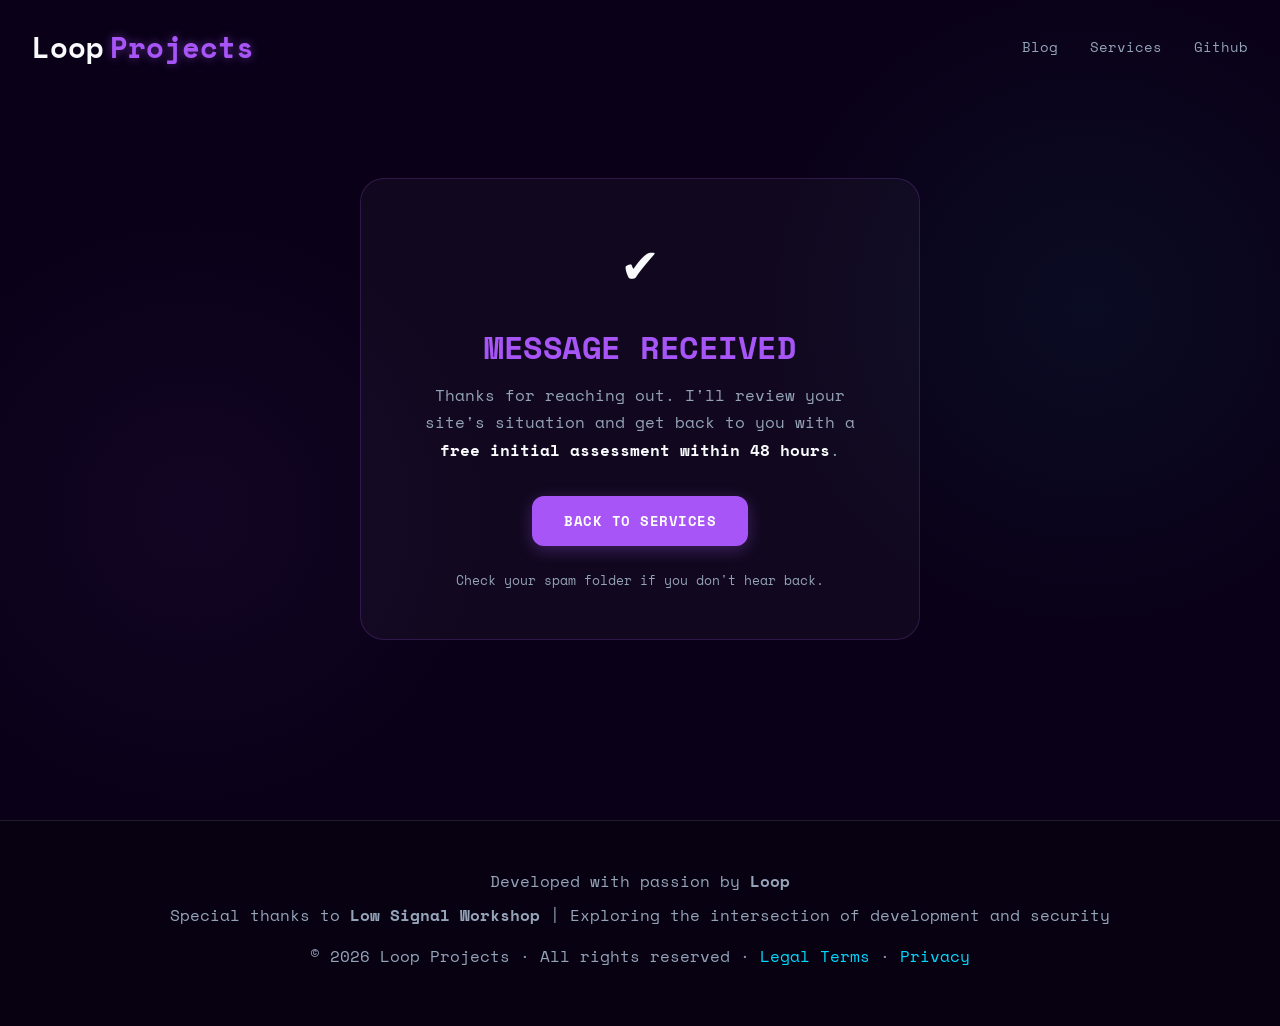
<file: thanks.html>
<!DOCTYPE html>
<html lang="en">
  <head>
    <!-- Google tag (gtag.js) -->
    <script async src="https://www.googletagmanager.com/gtag/js?id=AW-18130692145"></script>
    <script>
      window.dataLayer = window.dataLayer || [];
      function gtag(){dataLayer.push(arguments);}
      gtag('js', new Date());

      gtag('config', 'AW-18130692145');
    </script>
    <meta charset="UTF-8" />
    <meta name="viewport" content="width=device-width, initial-scale=1.0" />
    <title>Message Sent - Loop Projects</title>
    <meta name="robots" content="noindex" />
    <link rel="icon" type="image/svg+xml" href="favicon.svg" />
    <link rel="stylesheet" href="styles.css?v=2" />
    <script src="header.js?v=2"></script>
    <script src="footer.js?v=2"></script>
    <style>
      .thanks-wrap {
        min-height: 70vh;
        display: flex;
        align-items: center;
        justify-content: center;
        padding: 4rem 2rem;
        text-align: center;
      }

      .thanks-card {
        max-width: 560px;
        background: var(--card-bg);
        border: 1px solid var(--card-border);
        border-radius: 24px;
        padding: 3rem 2.5rem;
      }

      .thanks-icon {
        font-size: 3rem;
        margin-bottom: 1.5rem;
        display: block;
      }

      .thanks-title {
        font-size: 2rem;
        color: var(--primary);
        margin-bottom: 1rem;
        line-height: 1.2;
      }

      .thanks-body {
        font-size: 1rem;
        color: var(--text-muted);
        line-height: 1.7;
        margin-bottom: 2rem;
      }

      .thanks-body strong { color: var(--text-light); }

      .thanks-back {
        display: inline-block;
        padding: 0.85rem 2rem;
        background: var(--primary);
        color: #fff;
        border-radius: 12px;
        text-decoration: none;
        font-family: "Space Mono", monospace;
        font-size: 0.9rem;
        font-weight: 700;
        text-transform: uppercase;
        letter-spacing: 0.5px;
        transition: all 0.3s;
        box-shadow: 0 4px 16px rgba(168,85,247,0.3);
      }

      .thanks-back:hover {
        background: #9333ea;
        transform: translateY(-2px);
        box-shadow: 0 8px 24px rgba(168,85,247,0.4);
      }

      .thanks-note {
        margin-top: 1.5rem;
        font-size: var(--text-sm);
        color: var(--text-muted);
      }
    </style>
  </head>
  <body>
    <script>document.write(createHeader(false));</script>

    <div class="thanks-wrap">
      <div class="thanks-card">
        <span class="thanks-icon">&#x2714;&#xfe0e;</span>
        <h1 class="thanks-title">Message received</h1>
        <p class="thanks-body">
          Thanks for reaching out. I'll review your site's situation and
          get back to you with a <strong>free initial assessment within 48 hours</strong>.
        </p>
        <a href="wordpress-security-services.html" class="thanks-back">Back to services</a>
        <p class="thanks-note">Check your spam folder if you don't hear back.</p>
      </div>
    </div>

    <script>document.write(createFooter(false));</script>
  </body>
</html>
</file>
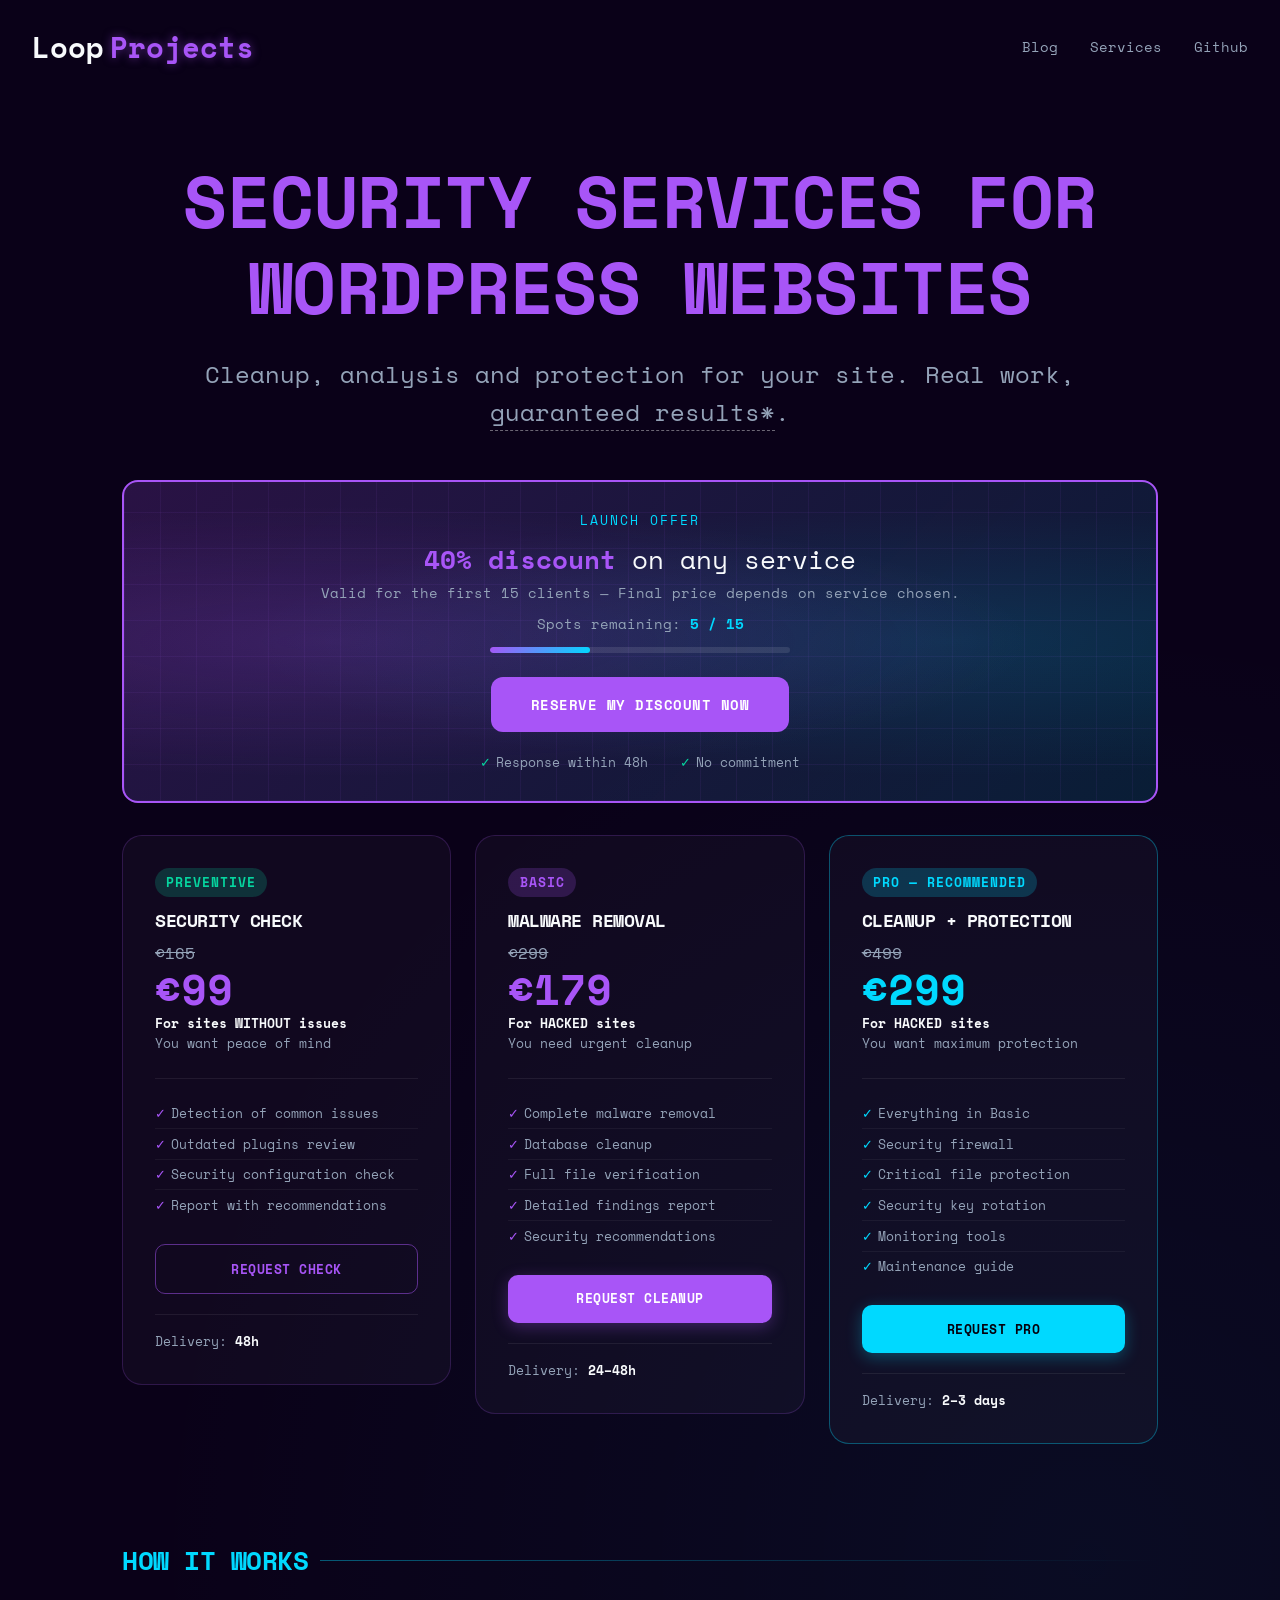
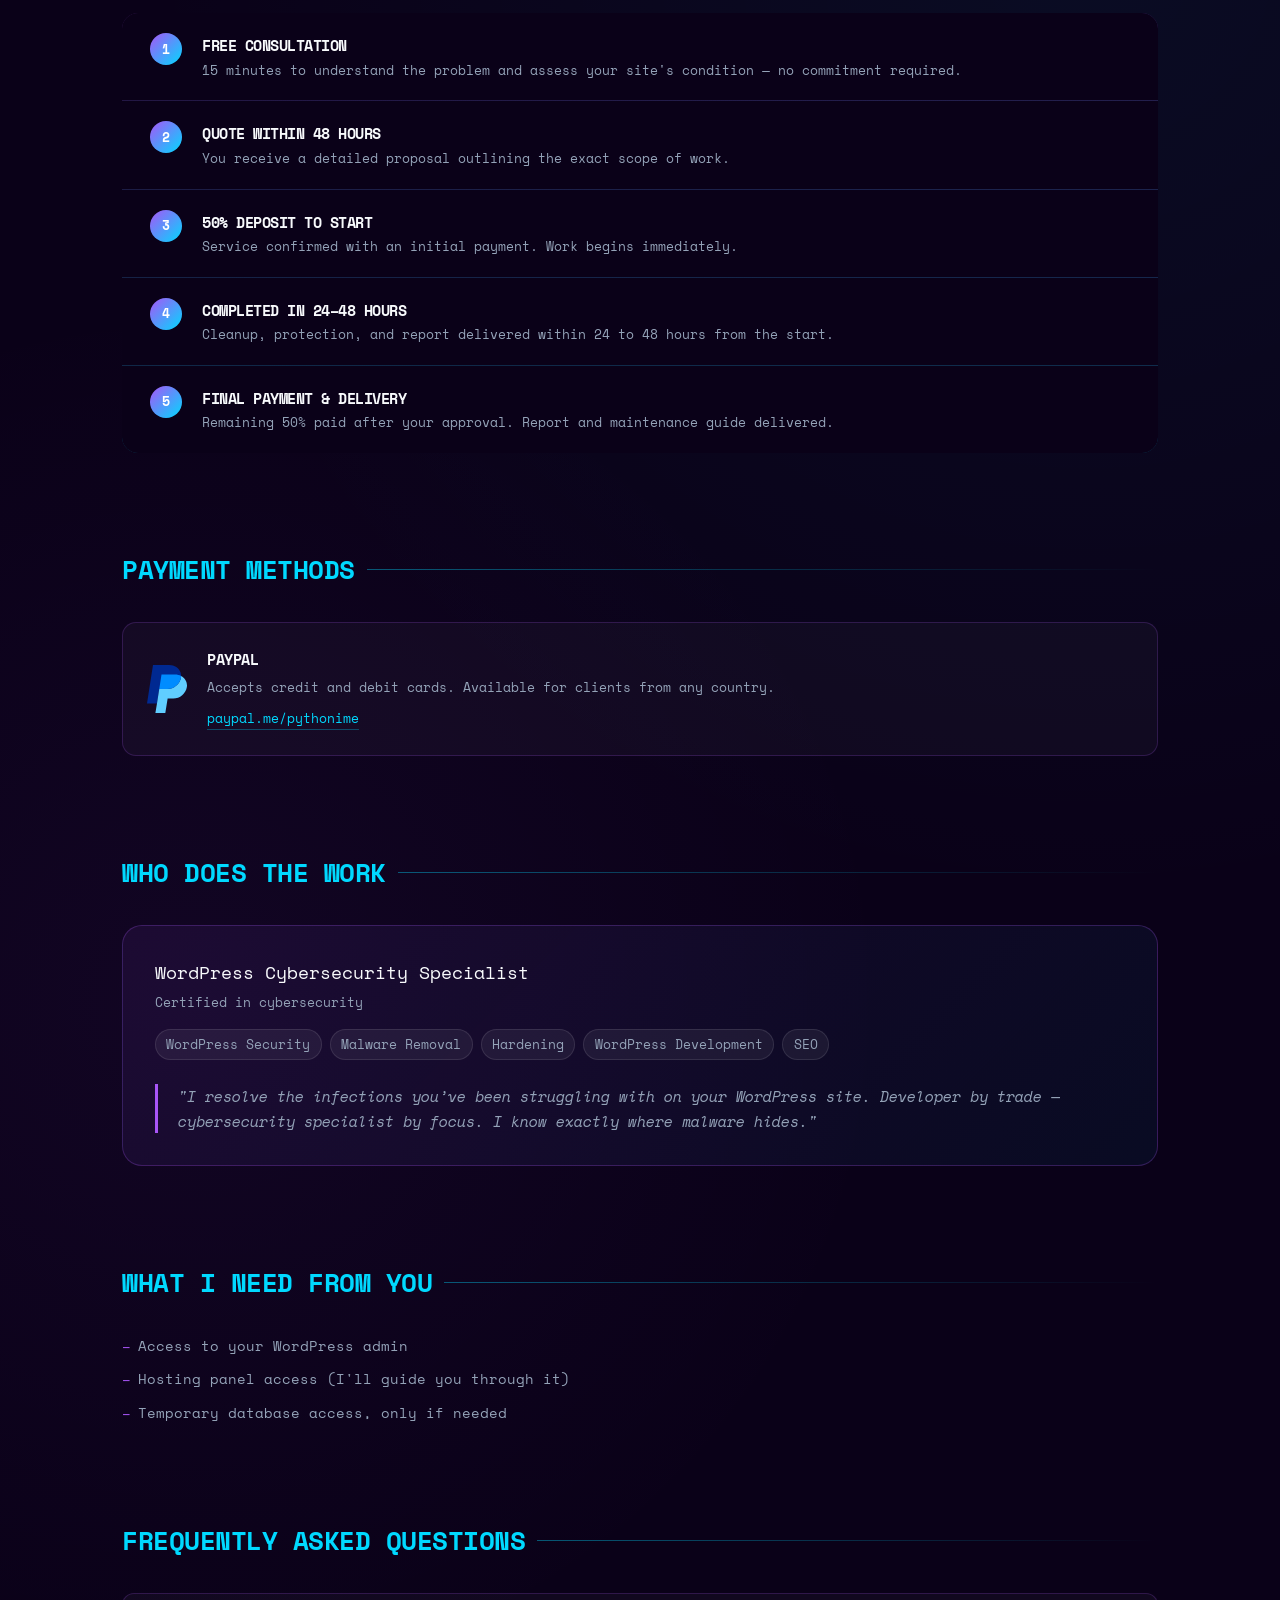
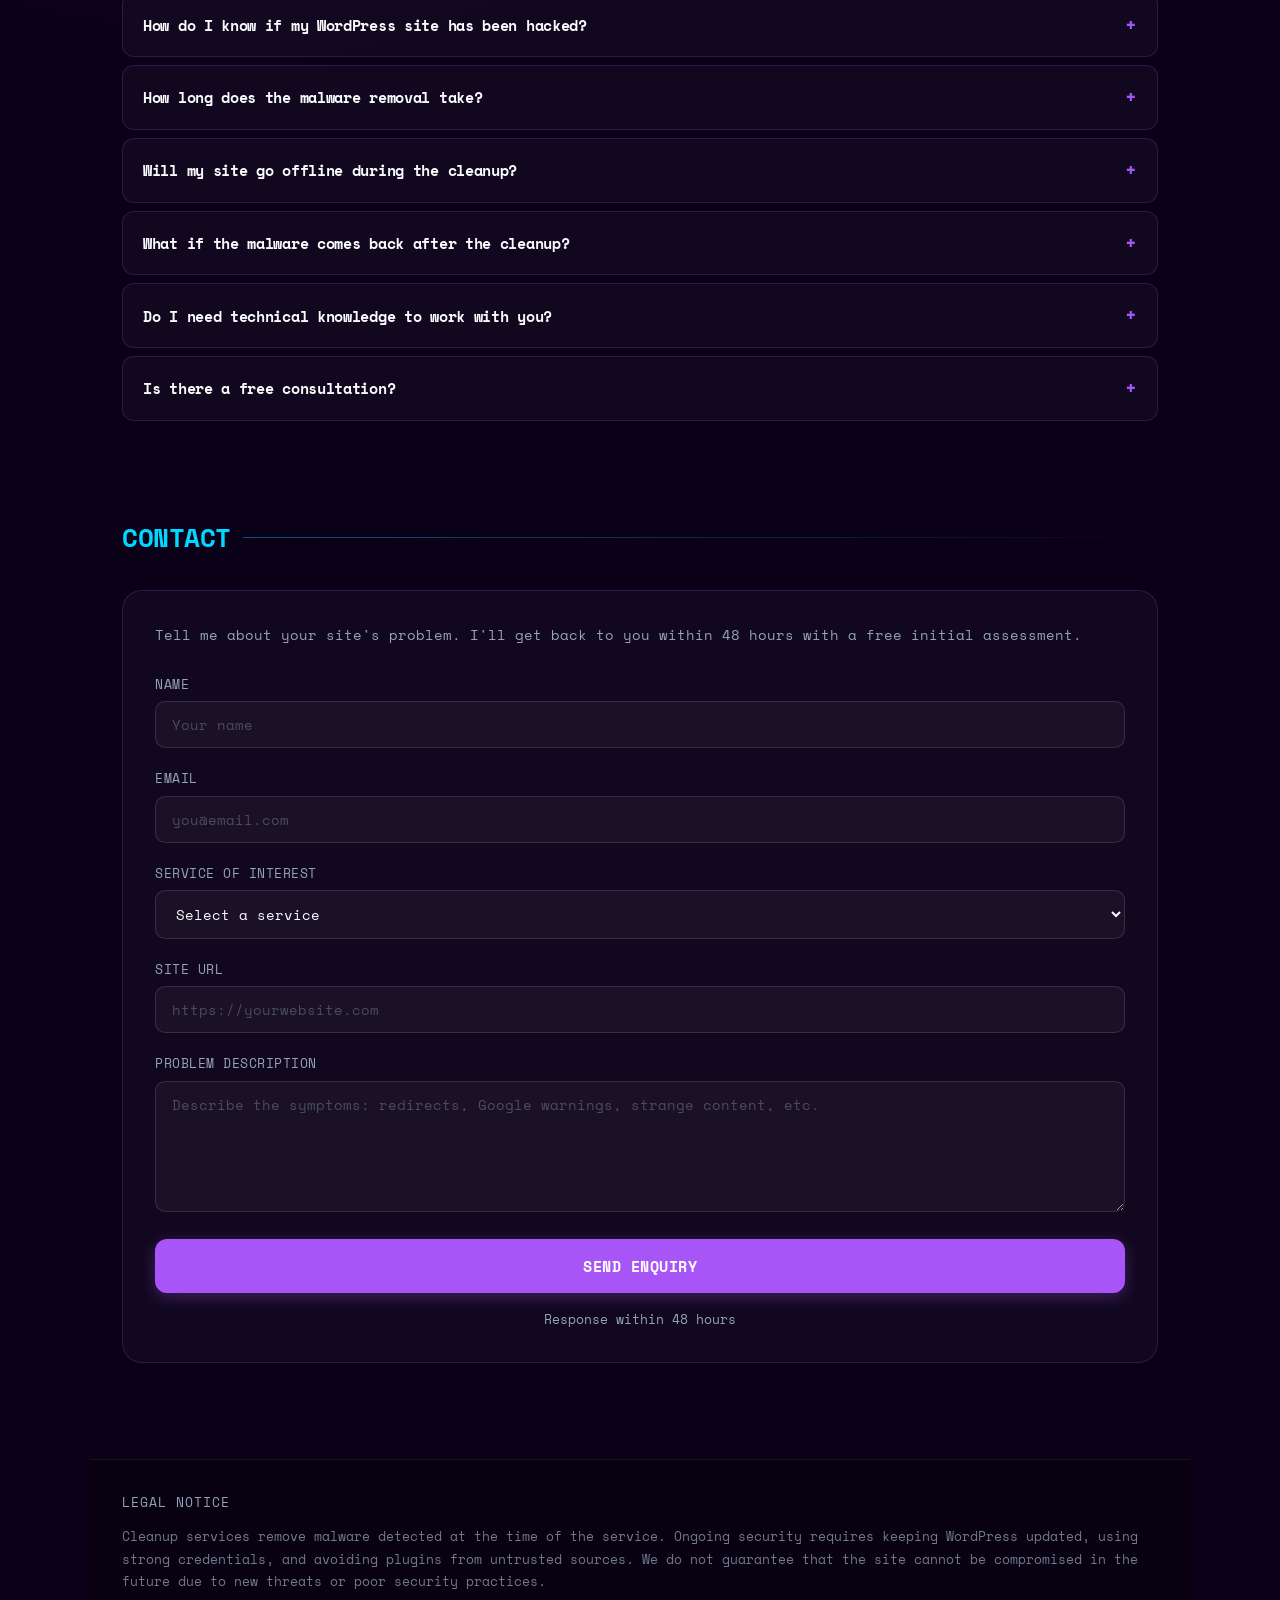
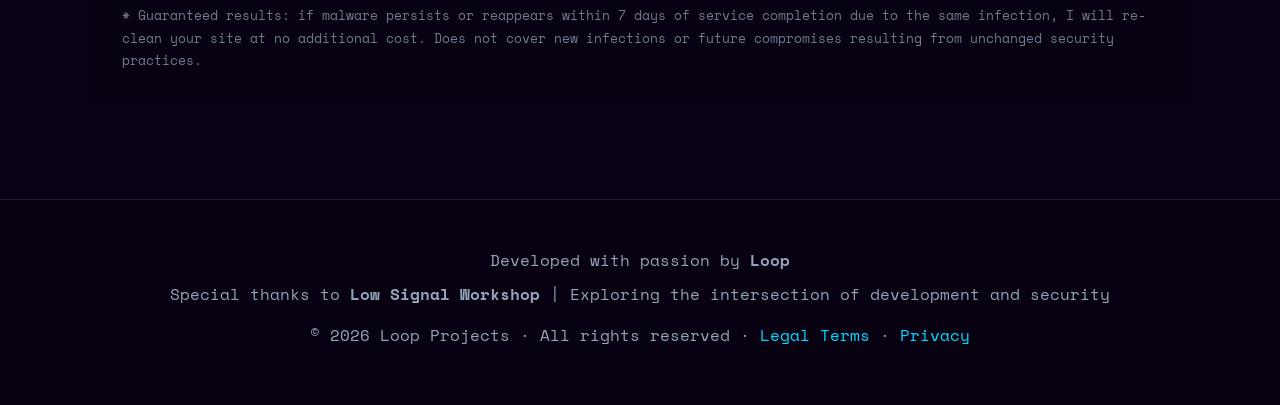
<file: wordpress-security-services.html>
<!DOCTYPE html>
<html lang="en">
  <head>
    <!-- Google tag (gtag.js) -->
    <script async src="https://www.googletagmanager.com/gtag/js?id=AW-18130692145"></script>
    <script>
      window.dataLayer = window.dataLayer || [];
      function gtag(){dataLayer.push(arguments);}
      gtag('js', new Date());

      gtag('config', 'AW-18130692145');
    </script>
    <!-- Event snippet for Submit lead forms conversion page -->
    <script>
    function gtag_report_conversion(url) {
      var callback = function () {
        if (typeof(url) != 'undefined') {
          window.location = url;
        }
      };
      gtag('event', 'conversion', {
          'send_to': 'AW-18130692145/VpvMCJr2v6UcELHQscVD',
          'value': 1.0,
          'currency': 'EUR',
          'event_callback': callback
      });
      return false;
    }
    </script>
    <meta charset="UTF-8" />
    <meta name="viewport" content="width=device-width, initial-scale=1.0" />
    <title>Security Services for WordPress Websites - Loop Projects</title>
    <meta name="description" content="WordPress hacked? Get it cleaned in 24–48h. Professional malware removal from €179, advanced protection from €299. Free initial assessment. Certified cybersecurity specialist." />
    <link rel="canonical" href="https://pythonime-lab.github.io/loopprojects/wordpress-security-services.html" />
    <link rel="alternate" hreflang="en" href="https://pythonime-lab.github.io/loopprojects/wordpress-security-services.html" />
    <link rel="alternate" hreflang="es" href="https://pythonime-lab.github.io/loopprojects/servicios-seguridad-wordpress.html" />
    <link rel="alternate" hreflang="x-default" href="https://pythonime-lab.github.io/loopprojects/wordpress-security-services.html" />
    <meta property="og:type" content="website" />
    <meta property="og:site_name" content="Loop Projects" />
    <meta property="og:url" content="https://pythonime-lab.github.io/loopprojects/wordpress-security-services.html" />
    <meta property="og:title" content="Security Services for WordPress Websites - Loop Projects" />
    <meta property="og:description" content="Professional WordPress malware removal and advanced protection. Security Check from €99, Malware Removal from €179, Cleanup + Protection from €299." />
    <meta property="og:image" content="https://pythonime-lab.github.io/loopprojects/images/wordpress-malware-removal-hacked-website.jpg" />
    <meta name="twitter:card" content="summary_large_image" />
    <meta name="twitter:image" content="https://pythonime-lab.github.io/loopprojects/images/wordpress-malware-removal-hacked-website.jpg" />
    <meta name="twitter:title" content="Security Services for WordPress Websites - Loop Projects" />
    <meta name="twitter:description" content="Professional WordPress malware removal and advanced protection. Certified cybersecurity specialist." />
    <script type="application/ld+json">
    {
      "@context": "https://schema.org",
      "@type": "Service",
      "name": "Security Services for WordPress Websites",
      "url": "https://pythonime-lab.github.io/loopprojects/wordpress-security-services.html",
      "description": "Professional WordPress malware removal and advanced protection services.",
      "provider": {
        "@type": "Organization",
        "name": "Loop Projects",
        "url": "https://pythonime-lab.github.io/loopprojects/"
      },
      "offers": [
        { "@type": "Offer", "name": "Security Check", "price": "99", "priceCurrency": "EUR" },
        { "@type": "Offer", "name": "Malware Removal", "price": "179", "priceCurrency": "EUR" },
        { "@type": "Offer", "name": "Cleanup + Protection", "price": "299", "priceCurrency": "EUR" }
      ]
    }
    </script>
    <script type="application/ld+json">
    {
      "@context": "https://schema.org",
      "@type": "FAQPage",
      "mainEntity": [
        {
          "@type": "Question",
          "name": "How do I know if my WordPress site has been hacked?",
          "acceptedAnswer": { "@type": "Answer", "text": "Common signs include: unexpected redirects to unknown sites, Google showing a 'This site may be hacked' warning, your hosting provider suspending your account, visitors seeing spam content you didn't create, or your admin password suddenly not working." }
        },
        {
          "@type": "Question",
          "name": "How long does the malware removal take?",
          "acceptedAnswer": { "@type": "Answer", "text": "Most cleanups are completed within 24 to 48 hours from the moment work begins. Complex infections may take up to 72 hours. You'll receive a progress update if anything changes." }
        },
        {
          "@type": "Question",
          "name": "Will my site go offline during the cleanup?",
          "acceptedAnswer": { "@type": "Answer", "text": "In most cases, no. The cleanup is done on the live files and database with minimal disruption. For very severe infections a short maintenance window may be needed — you'll be informed in advance." }
        },
        {
          "@type": "Question",
          "name": "What if the malware comes back after the cleanup?",
          "acceptedAnswer": { "@type": "Answer", "text": "If the same infection reappears within 7 days of service completion, I'll re-clean your site at no extra cost. The Cleanup + Protection plan also includes hardening measures that significantly reduce the risk of reinfection." }
        },
        {
          "@type": "Question",
          "name": "Do I need technical knowledge to work with you?",
          "acceptedAnswer": { "@type": "Answer", "text": "No. I'll guide you step by step through providing the necessary access. You don't need to understand the technical side — that's what I'm here for." }
        },
        {
          "@type": "Question",
          "name": "Is there a free consultation?",
          "acceptedAnswer": { "@type": "Answer", "text": "Yes. A free 15-minute consultation is available to assess your situation before any commitment. Fill in the contact form and I'll get back to you within 48 hours." }
        }
      ]
    }
    </script>
    <link rel="icon" type="image/svg+xml" href="favicon.svg" />
    <link rel="stylesheet" href="styles.css?v=2" />
    <script src="header.js?v=2"></script>
    <script src="footer.js?v=2"></script>
    <style>
      /* ── Hero ── */
      .services-hero {
        max-width: 1400px;
        margin: 0 auto 0;
        padding: 4rem 2rem 3rem;
        text-align: center;
      }

      .services-hero h1 {
        font-size: 4.5rem;
        color: var(--primary);
        margin-bottom: 1.5rem;
        line-height: 1.2;
        display: inline-block;
      }

      .services-hero p {
        color: var(--text-muted);
        font-size: 1.5rem;
        max-width: 1000px;
        margin: 0 auto;
      }

      @media (max-width: 968px) {
        .services-hero h1 { font-size: 3rem; }
        .services-hero p  { font-size: 1.1rem; }
      }

      @media (max-width: 640px) {
        .services-hero h1 { font-size: 2.2rem; }
      }

      /* ── Promo Banner ── */
      .promo-banner {
        max-width: 1100px;
        margin: 0 auto 2rem;
        padding: 0 2rem;
      }

      .promo-card {
        background:
          repeating-linear-gradient(0deg,   rgba(168,85,247,0.07) 0px, rgba(168,85,247,0.07) 1px, transparent 1px, transparent 36px),
          repeating-linear-gradient(90deg,  rgba(168,85,247,0.07) 0px, rgba(168,85,247,0.07) 1px, transparent 1px, transparent 36px),
          linear-gradient(135deg, rgba(168,85,247,0.2) 0%, rgba(0,217,255,0.12) 100%);
        border: 2px solid var(--primary);
        border-radius: 16px;
        padding: 1.75rem 2rem;
        text-align: center;
        position: relative;
        overflow: hidden;
      }

      .promo-card::before {
        content: "";
        position: absolute;
        inset: 0;
        background:
          radial-gradient(ellipse at 20% 50%, rgba(168,85,247,0.18) 0%, transparent 60%),
          radial-gradient(ellipse at 80% 50%, rgba(0,217,255,0.12) 0%, transparent 60%);
        pointer-events: none;
      }

      .promo-label {
        font-size: var(--text-sm);
        text-transform: uppercase;
        letter-spacing: 2px;
        color: var(--accent);
        margin-bottom: 0.75rem;
        position: relative;
        z-index: 1;
      }

      .promo-headline {
        font-size: 1.6rem;
        color: var(--text-light);
        margin-bottom: 0.3rem;
        position: relative;
        z-index: 1;
        line-height: 1.3;
      }

      .promo-headline strong { color: var(--primary); }

      .promo-slots-text {
        font-size: 0.9rem;
        color: var(--text-muted);
        margin-bottom: 0.5rem;
        position: relative;
        z-index: 1;
      }

      .promo-slots-text strong { color: var(--accent); }

      .slots-bar {
        max-width: 300px;
        margin: 0.75rem auto 0;
        height: 6px;
        background: rgba(255,255,255,0.1);
        border-radius: 99px;
        overflow: hidden;
        position: relative;
        z-index: 1;
      }

      .slots-fill {
        height: 100%;
        width: 33.33%;
        background: var(--gradient-2);
        border-radius: 99px;
      }

      .promo-cta {
        display: inline-block;
        margin: 1.5rem auto 0;
        padding: 1rem 2.5rem;
        background: var(--primary);
        color: #fff;
        border-radius: 12px;
        text-decoration: none;
        font-family: "Space Mono", monospace;
        font-weight: 700;
        font-size: 0.9rem;
        text-transform: uppercase;
        letter-spacing: 0.5px;
        transition: all 0.3s;
        position: relative;
        z-index: 1;
      }

      .promo-cta:hover {
        background: #9333ea;
        transform: translateY(-2px);
      }

      .promo-trust {
        display: flex;
        justify-content: center;
        gap: 2rem;
        margin-top: 1.25rem;
        position: relative;
        z-index: 1;
        flex-wrap: wrap;
      }

      .promo-trust span {
        font-size: var(--text-sm);
        color: var(--text-muted);
        padding-left: 1rem;
        position: relative;
      }

      .promo-trust span::before {
        content: "✓";
        position: absolute;
        left: 0;
        color: var(--teal);
      }

      /* ── Services Grid ── */
      .services-grid {
        --card-max-h: 560px;
        max-width: 1100px;
        margin: 0 auto 3rem;
        padding: 0 2rem;
        display: grid;
        grid-template-columns: repeat(3, 1fr);
        gap: 1.5rem;
        align-items: start;
      }

      .services-grid > .service-card:nth-child(1) { min-height: calc(var(--card-max-h) * 0.8); }
      .services-grid > .service-card:nth-child(2) { min-height: calc(var(--card-max-h) * 0.9); }
      .services-grid > .service-card:nth-child(3) { min-height: var(--card-max-h); }

      @media (max-width: 860px) {
        .services-grid { grid-template-columns: 1fr; max-width: 520px; }
        .services-grid > .service-card:nth-child(1),
        .services-grid > .service-card:nth-child(2),
        .services-grid > .service-card:nth-child(3) { min-height: unset; }
      }

      .service-card {
        background: var(--card-bg);
        border: 1px solid var(--card-border);
        border-radius: 20px;
        padding: 2rem;
        display: flex;
        flex-direction: column;
        transition: border-color 0.3s, box-shadow 0.3s;
      }

      .service-card:hover {
        border-color: var(--primary);
        box-shadow: 0 8px 32px rgba(168,85,247,0.2);
      }

      .service-card.featured {
        border-color: rgba(0,217,255,0.35);
      }

      .service-card.featured:hover {
        border-color: var(--accent);
        box-shadow: 0 8px 32px rgba(0,217,255,0.2);
      }

      .service-badge {
        font-size: var(--text-sm);
        font-weight: 700;
        text-transform: uppercase;
        letter-spacing: 1px;
        padding: 0.25rem 0.7rem;
        border-radius: 99px;
        width: fit-content;
        margin-bottom: 0.75rem;
      }

      .badge-purple { background: rgba(168,85,247,0.2); color: var(--primary); }
      .badge-cyan   { background: rgba(0,217,255,0.2);   color: var(--accent);  }
      .badge-teal   { background: rgba(6,214,160,0.2);   color: var(--teal);    }

      .service-name {
        font-size: 1.15rem;
        color: var(--text-light);
        margin-bottom: 0.5rem;
        line-height: 1.3;
      }

      .service-price {
        font-size: 2.6rem;
        font-weight: 700;
        color: var(--primary);
        line-height: 1;
        margin-bottom: 0.25rem;
      }

      .service-price-original {
        font-size: 1rem;
        font-weight: 400;
        color: var(--text-muted);
        text-decoration: line-through;
        margin-bottom: 0.15rem;
      }

      .service-card.featured .service-price { color: var(--accent); }

      .service-tagline {
        font-size: var(--text-sm);
        color: var(--text-muted);
        margin-bottom: 1.5rem;
        line-height: 1.5;
      }

      .service-tagline strong {
        color: var(--text-light);
        display: block;
      }

      .service-delivery {
        font-size: var(--text-sm);
        color: var(--text-muted);
        margin-top: 1.25rem;
        padding-top: 1rem;
        border-top: 1px solid rgba(255,255,255,0.07);
      }

      .service-delivery span {
        color: var(--text-light);
        font-weight: 700;
      }

      .service-divider {
        border: none;
        border-top: 1px solid rgba(255,255,255,0.07);
        margin: 0 0 1.25rem;
      }

      .service-includes {
        list-style: none;
        flex: 1;
        margin-bottom: 1.5rem;
      }

      .service-includes li {
        color: var(--text-muted);
        font-size: var(--text-sm);
        padding: 0.35rem 0;
        border-bottom: 1px solid rgba(255,255,255,0.05);
        padding-left: 1rem;
        position: relative;
        line-height: 1.4;
      }

      .service-includes li:last-child { border-bottom: none; }

      .service-includes li::before {
        content: "✓";
        position: absolute;
        left: 0;
        color: var(--primary);
      }

      .service-card.featured .service-includes li::before { color: var(--accent); }

      .service-cta {
        display: block;
        text-align: center;
        padding: 0.85rem 1.25rem;
        border-radius: 10px;
        text-decoration: none;
        font-weight: 700;
        font-size: var(--text-sm);
        font-family: "Space Mono", monospace;
        text-transform: uppercase;
        letter-spacing: 0.5px;
        transition: all 0.3s;
        margin-top: auto;
      }

      .cta-purple {
        background: var(--primary);
        color: #fff;
        box-shadow: 0 4px 16px rgba(168,85,247,0.3);
      }

      .cta-purple:hover {
        background: #9333ea;
        transform: translateY(-2px);
        box-shadow: 0 8px 24px rgba(168,85,247,0.4);
      }

      .cta-cyan {
        background: var(--accent);
        color: #05010d;
        box-shadow: 0 4px 16px rgba(0,217,255,0.3);
      }

      .cta-cyan:hover {
        background: #00b8d9;
        transform: translateY(-2px);
        box-shadow: 0 8px 24px rgba(0,217,255,0.4);
      }

      .cta-outline {
        background: transparent;
        color: var(--primary);
        border: 1px solid rgba(168,85,247,0.5);
      }

      .cta-outline:hover {
        background: rgba(168,85,247,0.1);
        transform: translateY(-2px);
      }

      /* ── Sections ── */
      .section {
        max-width: 1100px;
        margin: 6rem auto;
        padding: 0 2rem;
      }

      .section-title {
        font-size: 1.6rem;
        color: var(--accent);
        margin-bottom: 2rem;
        display: flex;
        align-items: center;
        gap: 0.75rem;
      }

      .section-title::after {
        content: "";
        flex: 1;
        height: 1px;
        background: linear-gradient(90deg, rgba(0,217,255,0.4), transparent);
      }

      /* ── Process Steps ── */
      .steps {
        display: flex;
        flex-direction: column;
        gap: 1px;
        background: linear-gradient(180deg, rgba(168,85,247,0.2), rgba(0,217,255,0.2));
        border-radius: 16px;
        overflow: hidden;
      }

      .step {
        background: var(--bg-body);
        padding: 1.25rem 1.75rem;
        display: flex;
        gap: 1.25rem;
        align-items: flex-start;
        transition: background 0.3s;
      }

      .step:first-child { border-radius: 16px 16px 0 0; }
      .step:last-child  { border-radius: 0 0 16px 16px; }
      .step:hover { background: rgba(168,85,247,0.06); }

      .step-num {
        width: 32px;
        height: 32px;
        border-radius: 50%;
        background: var(--gradient-2);
        display: flex;
        align-items: center;
        justify-content: center;
        font-size: var(--text-sm);
        font-weight: 700;
        flex-shrink: 0;
        color: #fff;
      }

      .step-body { flex: 1; }

      .step-title {
        font-size: 0.95rem;
        color: var(--text-light);
        margin-bottom: 0.2rem;
        font-family: "Space Mono", monospace;
        text-transform: uppercase;
        font-weight: 700;
        letter-spacing: -0.5px;
      }

      .step-desc {
        font-size: var(--text-sm);
        color: var(--text-muted);
        line-height: 1.5;
      }

      /* ── Payment ── */
      .payment-card {
        background: var(--card-bg);
        border: 1px solid var(--card-border);
        border-radius: 14px;
        padding: 1.5rem;
        transition: border-color 0.3s;
        display: flex;
        align-items: center;
        gap: 1.25rem;
      }

      .payment-card:hover { border-color: rgba(168,85,247,0.5); }

      .payment-icon {
        width: 2.5rem;
        height: auto;
        flex-shrink: 0;
      }

      .payment-name {
        font-size: 0.95rem;
        color: var(--text-light);
        margin-bottom: 0.4rem;
        font-family: "Space Mono", monospace;
        text-transform: uppercase;
        font-weight: 700;
        letter-spacing: -0.5px;
      }

      .payment-desc {
        font-size: var(--text-sm);
        color: var(--text-muted);
        line-height: 1.4;
      }

      .payment-link {
        display: inline-block;
        margin-top: 0.75rem;
        font-size: var(--text-sm);
        font-family: "Space Mono", monospace;
        color: var(--accent);
        text-decoration: none;
        border-bottom: 1px solid rgba(0,217,255,0.3);
        transition: border-color 0.3s, color 0.3s;
      }

      .payment-link:hover {
        color: #fff;
        border-bottom-color: var(--accent);
      }

      /* ── About ── */
      .about-card {
        background: linear-gradient(135deg, rgba(168,85,247,0.08) 0%, rgba(0,217,255,0.05) 100%);
        border: 1px solid rgba(168,85,247,0.25);
        border-radius: 20px;
        padding: 2rem;
      }

      .about-title {
        font-size: 1.1rem;
        color: var(--text-light);
        margin-bottom: 0.4rem;
      }

      .about-location {
        font-size: var(--text-sm);
        color: var(--text-muted);
        margin-bottom: 1rem;
      }

      .about-tags {
        display: flex;
        flex-wrap: wrap;
        gap: 0.5rem;
        margin-bottom: 1.5rem;
      }

      .about-tag {
        font-size: var(--text-sm);
        padding: 0.25rem 0.65rem;
        border-radius: 99px;
        background: rgba(255,255,255,0.06);
        color: var(--text-muted);
        border: 1px solid rgba(255,255,255,0.1);
        font-family: "Space Mono", monospace;
      }

      .about-quote {
        border-left: 3px solid var(--primary);
        padding-left: 1.25rem;
        font-size: 0.95rem;
        color: var(--text-muted);
        font-style: italic;
        line-height: 1.6;
      }

      /* ── Requirements ── */
      .requirements-list {
        list-style: none;
        display: flex;
        flex-direction: column;
        gap: 0.75rem;
      }

      .requirements-list li {
        font-size: 0.9rem;
        color: var(--text-muted);
        line-height: 1.5;
        padding-left: 1rem;
        position: relative;
      }

      .requirements-list li::before {
        content: "–";
        position: absolute;
        left: 0;
        color: var(--primary);
      }

      .req-note {
        margin-top: 1.5rem;
        background: rgba(0,217,255,0.05);
        border: 1px solid rgba(0,217,255,0.15);
        border-radius: 12px;
        padding: 1rem 1.25rem;
        font-size: var(--text-sm);
        color: var(--text-muted);
        line-height: 1.6;
      }

      .req-note strong { color: var(--accent); }

      /* ── Contact Form ── */
      .contact-card {
        background: var(--card-bg);
        border: 1px solid var(--card-border);
        border-radius: 20px;
        padding: 2rem;
      }

      .contact-lead {
        font-size: 0.9rem;
        color: var(--text-muted);
        margin-bottom: 1.75rem;
        line-height: 1.6;
      }

      .form-group { margin-bottom: 1.25rem; }

      .form-group label {
        display: block;
        font-size: var(--text-sm);
        color: var(--text-muted);
        text-transform: uppercase;
        letter-spacing: 0.5px;
        margin-bottom: 0.4rem;
        font-family: "Space Mono", monospace;
      }

      .form-group input,
      .form-group textarea,
      .form-group select {
        width: 100%;
        background: rgba(255,255,255,0.04);
        border: 1px solid rgba(255,255,255,0.12);
        border-radius: 10px;
        padding: 0.75rem 1rem;
        color: var(--text-light);
        font-family: "Space Mono", monospace;
        font-size: 0.9rem;
        transition: border-color 0.3s;
        resize: vertical;
      }

      .form-group select option { background: #0a0118; }

      .form-group input::placeholder,
      .form-group textarea::placeholder {
        color: rgba(148,163,184,0.4);
      }

      .form-group input:focus,
      .form-group textarea:focus,
      .form-group select:focus {
        outline: none;
        border-color: var(--primary);
        background: rgba(168,85,247,0.05);
      }

      .form-submit {
        width: 100%;
        padding: 1rem;
        background: var(--primary);
        color: #fff;
        border: none;
        border-radius: 12px;
        font-family: "Space Mono", monospace;
        font-size: 0.95rem;
        font-weight: 700;
        text-transform: uppercase;
        letter-spacing: 0.5px;
        cursor: pointer;
        transition: all 0.3s;
        box-shadow: 0 4px 16px rgba(168,85,247,0.3);
      }

      .form-submit:hover {
        background: #9333ea;
        transform: translateY(-2px);
        box-shadow: 0 8px 24px rgba(168,85,247,0.4);
      }

      .response-promise {
        margin-top: 1rem;
        text-align: center;
        font-size: var(--text-sm);
        color: var(--text-muted);
      }

      /* ── Guarantee ref link ── */
      .guarantee-ref {
        color: inherit;
        text-decoration: none;
        border-bottom: 1px dashed rgba(255,255,255,0.4);
        transition: border-color 0.2s;
      }

      .guarantee-ref:hover { border-bottom-color: rgba(255,255,255,0.9); }

      /* ── Guarantee note ── */
      .guarantee-note {
        max-width: 1100px;
        margin: 0 auto;
        padding: 1.5rem 2rem;
        font-size: var(--text-sm);
        color: rgba(148,163,184,0.75);
        line-height: 1.7;
      }

      /* ── Legal ── */
      .legal-section {
        max-width: 1100px;
        margin: 4rem auto 0;
        padding: 2rem;
        background: rgba(0,0,0,0.25);
        border-top: 1px solid rgba(255,255,255,0.06);
      }

      .legal-title {
        font-size: var(--text-sm);
        text-transform: uppercase;
        letter-spacing: 1px;
        color: var(--text-muted);
        margin-bottom: 0.75rem;
      }

      .legal-text {
        font-size: var(--text-sm);
        color: rgba(148,163,184,0.75);
        line-height: 1.7;
      }

      /* ── Divider ── */
      .section-divider {
        max-width: 1100px;
        margin: 0 auto;
        padding: 0 2rem;
        border: none;
        border-top: 1px solid rgba(255,255,255,0.06);
      }

      /* ── Nav active link ── */
      nav .nav-links a[href="wordpress-security-services.html"] { color: var(--text-light); }

      /* ── FAQ ── */
      .faq-list {
        display: flex;
        flex-direction: column;
        gap: 0.5rem;
      }

      .faq-item {
        background: var(--card-bg);
        border: 1px solid var(--card-border);
        border-radius: 12px;
        overflow: hidden;
        transition: border-color 0.3s;
      }

      .faq-item[open] {
        border-color: rgba(168,85,247,0.4);
      }

      .faq-q {
        padding: 1rem 1.25rem;
        font-size: 0.95rem;
        color: var(--text-light);
        cursor: pointer;
        list-style: none;
        display: flex;
        justify-content: space-between;
        align-items: center;
        gap: 0.75rem;
        font-family: "Space Mono", monospace;
        font-weight: 700;
        letter-spacing: -0.3px;
        user-select: none;
      }

      .faq-q::-webkit-details-marker { display: none; }

      .faq-q::after {
        content: "+";
        font-size: 1.2rem;
        color: var(--primary);
        flex-shrink: 0;
        transition: transform 0.2s;
      }

      .faq-item[open] .faq-q::after {
        transform: rotate(45deg);
      }

      .faq-a {
        padding: 0 1.25rem 1.25rem;
        font-size: var(--text-sm);
        color: var(--text-muted);
        line-height: 1.7;
        border-top: 1px solid rgba(255,255,255,0.05);
        margin: 0;
      }
    </style>
  </head>
  <body>
    <script>document.write(createHeader(false));</script>

    <!-- Hero -->
    <section class="services-hero">
      <h1>Security Services for WordPress Websites</h1>
      <p>Cleanup, analysis and protection for your site. Real work, <a href="#guarantee" class="guarantee-ref">guaranteed results*</a>.</p>
    </section>

    <!-- Promo Banner -->
    <div class="promo-banner">
      <div class="promo-card">
        <p class="promo-label">Launch Offer</p>
        <p class="promo-headline"><strong>40% discount</strong> on any service</p>
        <p class="promo-slots-text">Valid for the first 15 clients &mdash; Final price depends on service chosen.</p>
        <p class="promo-slots-text">Spots remaining: <strong>5 / 15</strong></p>
        <div class="slots-bar"><div class="slots-fill"></div></div>
        <a href="#contact" class="promo-cta">Reserve my discount now</a>
        <div class="promo-trust">
          <span>Response within 48h</span>
          <span>No commitment</span>
        </div>
      </div>
    </div>

    <!-- Services Grid -->
    <div class="services-grid">

      <!-- Service 1: Preventive -->
      <div class="service-card">
        <span class="service-badge badge-teal">Preventive</span>
        <h2 class="service-name">Security Check</h2>
        <p class="service-price-original">€165</p>
        <p class="service-price">€99</p>
        <p class="service-tagline">
          <strong>For sites WITHOUT issues</strong>
          You want peace of mind
        </p>
        <hr class="service-divider" />
        <ul class="service-includes">
          <li>Detection of common issues</li>
          <li>Outdated plugins review</li>
          <li>Security configuration check</li>
          <li>Report with recommendations</li>
        </ul>
        <a href="#contact" class="service-cta cta-outline">Request check</a>
        <p class="service-delivery">Delivery: <span>48h</span></p>
      </div>

      <!-- Service 2: Basic -->
      <div class="service-card">
        <span class="service-badge badge-purple">Basic</span>
        <h2 class="service-name">Malware Removal</h2>
        <p class="service-price-original">€299</p>
        <p class="service-price">€179</p>
        <p class="service-tagline">
          <strong>For HACKED sites</strong>
          You need urgent cleanup
        </p>
        <hr class="service-divider" />
        <ul class="service-includes">
          <li>Complete malware removal</li>
          <li>Database cleanup</li>
          <li>Full file verification</li>
          <li>Detailed findings report</li>
          <li>Security recommendations</li>
        </ul>
        <a href="#contact" class="service-cta cta-purple">Request cleanup</a>
        <p class="service-delivery">Delivery: <span>24&ndash;48h</span></p>
      </div>

      <!-- Service 3: Pro -->
      <div class="service-card featured">
        <span class="service-badge badge-cyan">Pro &mdash; Recommended</span>
        <h2 class="service-name">Cleanup + Protection</h2>
        <p class="service-price-original">€499</p>
        <p class="service-price">€299</p>
        <p class="service-tagline">
          <strong>For HACKED sites</strong>
          You want maximum protection
        </p>
        <hr class="service-divider" />
        <ul class="service-includes">
          <li>Everything in Basic</li>
          <li>Security firewall</li>
          <li>Critical file protection</li>
          <li>Security key rotation</li>
          <li>Monitoring tools</li>
          <li>Maintenance guide</li>
        </ul>
        <a href="#contact" class="service-cta cta-cyan">Request Pro</a>
        <p class="service-delivery">Delivery: <span>2&ndash;3 days</span></p>
      </div>

    </div>


    <!-- How It Works -->
    <section class="section">
      <h2 class="section-title">How It Works</h2>
      <div class="steps">
        <div class="step">
          <div class="step-num">1</div>
          <div class="step-body">
            <p class="step-title">Free consultation</p>
            <p class="step-desc">15 minutes to understand the problem and assess your site's condition — no commitment required.</p>
          </div>
        </div>
        <div class="step">
          <div class="step-num">2</div>
          <div class="step-body">
            <p class="step-title">Quote within 48 hours</p>
            <p class="step-desc">You receive a detailed proposal outlining the exact scope of work.</p>
          </div>
        </div>
        <div class="step">
          <div class="step-num">3</div>
          <div class="step-body">
            <p class="step-title">50% deposit to start</p>
            <p class="step-desc">Service confirmed with an initial payment. Work begins immediately.</p>
          </div>
        </div>
        <div class="step">
          <div class="step-num">4</div>
          <div class="step-body">
            <p class="step-title">Completed in 24&ndash;48 hours</p>
            <p class="step-desc">Cleanup, protection, and report delivered within 24 to 48 hours from the start.</p>
          </div>
        </div>
        <div class="step">
          <div class="step-num">5</div>
          <div class="step-body">
            <p class="step-title">Final payment &amp; delivery</p>
            <p class="step-desc">Remaining 50% paid after your approval. Report and maintenance guide delivered.</p>
          </div>
        </div>
      </div>
    </section>


    <!-- Payment -->
    <section class="section">
      <h2 class="section-title">Payment Methods</h2>
      <div class="payment-card">
        <img src="images/PayPal_2024_(Icon).svg" alt="PayPal" class="payment-icon" />
        <div>
          <p class="payment-name">PayPal</p>
          <p class="payment-desc">Accepts credit and debit cards. Available for clients from any country.</p>
          <a href="https://www.paypal.com/paypalme/pythonime" class="payment-link" target="_blank" rel="noopener noreferrer">paypal.me/pythonime</a>
        </div>
      </div>
    </section>


    <!-- About -->
    <section class="section">
      <h2 class="section-title">Who Does the Work</h2>
      <div class="about-card">
        <p class="about-title">WordPress Cybersecurity Specialist</p>
        <p class="about-location">Certified in cybersecurity</p>
        <div class="about-tags">
          <span class="about-tag">WordPress Security</span>
          <span class="about-tag">Malware Removal</span>
          <span class="about-tag">Hardening</span>
          <span class="about-tag">WordPress Development</span>
          <span class="about-tag">SEO</span>
        </div>
        <p class="about-quote">
          "I resolve the infections you&rsquo;ve been struggling with on your WordPress site.
          Developer by trade &mdash; cybersecurity specialist by focus.
          I know exactly where malware hides."
        </p>
      </div>
    </section>


    <!-- Requirements -->
    <section class="section">
      <h2 class="section-title">What I Need from You</h2>
      <ul class="requirements-list">
        <li>Access to your WordPress admin</li>
        <li>Hosting panel access (I'll guide you through it)</li>
        <li>Temporary database access, only if needed</li>
      </ul>
    </section>


    <!-- FAQ -->
    <section class="section" id="faq">
      <h2 class="section-title">Frequently Asked Questions</h2>
      <div class="faq-list">
        <details class="faq-item">
          <summary class="faq-q">How do I know if my WordPress site has been hacked?</summary>
          <p class="faq-a">Common signs include: unexpected redirects to unknown sites, Google showing a "This site may be hacked" warning, your hosting provider suspending your account, visitors seeing spam content you didn't create, or your admin password suddenly not working.</p>
        </details>
        <details class="faq-item">
          <summary class="faq-q">How long does the malware removal take?</summary>
          <p class="faq-a">Most cleanups are completed within 24 to 48 hours from the moment work begins. Complex infections may take up to 72 hours. You'll receive a progress update if anything changes.</p>
        </details>
        <details class="faq-item">
          <summary class="faq-q">Will my site go offline during the cleanup?</summary>
          <p class="faq-a">In most cases, no. The cleanup is done on the live files and database with minimal disruption. For very severe infections a short maintenance window may be needed — you'll be informed in advance.</p>
        </details>
        <details class="faq-item">
          <summary class="faq-q">What if the malware comes back after the cleanup?</summary>
          <p class="faq-a">If the same infection reappears within 7 days of service completion, I'll re-clean your site at no extra cost. The Cleanup + Protection plan also includes hardening measures that significantly reduce the risk of reinfection.</p>
        </details>
        <details class="faq-item">
          <summary class="faq-q">Do I need technical knowledge to work with you?</summary>
          <p class="faq-a">No. I'll guide you step by step through providing the necessary access. You don't need to understand the technical side — that's what I'm here for.</p>
        </details>
        <details class="faq-item">
          <summary class="faq-q">Is there a free consultation?</summary>
          <p class="faq-a">Yes. A free 15-minute consultation is available to assess your situation before any commitment. Fill in the contact form and I'll get back to you within 48 hours.</p>
        </details>
      </div>
    </section>

    <!-- Contact -->
    <section class="section" id="contact">
      <h2 class="section-title">Contact</h2>
      <div class="contact-card">
        <p class="contact-lead">
          Tell me about your site's problem. I'll get back to you within 48 hours with a free initial assessment.
        </p>
        <!-- REPLACE action: change the Formspree endpoint to your own -->
        <form action="https://formspree.io/f/xkoynjoz" method="POST">
          <input type="hidden" name="_subject" value="WordPress Security Enquiry - Loop Projects" />
          <input type="hidden" name="_next" value="https://pythonime-lab.github.io/loopprojects/thanks.html" />

          <div class="form-group">
            <label for="name">Name</label>
            <input type="text" id="name" name="name" placeholder="Your name" required />
          </div>
          <div class="form-group">
            <label for="email">Email</label>
            <input type="email" id="email" name="email" placeholder="you@email.com" required />
          </div>
          <div class="form-group">
            <label for="service">Service of interest</label>
            <select id="service" name="service">
              <option value="">Select a service</option>
              <option value="check">Security Check (€99)</option>
              <option value="removal">Malware Removal (€179)</option>
              <option value="pro">Cleanup + Protection (€299)</option>
              <option value="other">Other / Not sure yet</option>
            </select>
          </div>
          <div class="form-group">
            <label for="url">Site URL</label>
            <input type="url" id="url" name="site_url" placeholder="https://yourwebsite.com" />
          </div>
          <div class="form-group">
            <label for="problem">Problem description</label>
            <textarea id="problem" name="problem" rows="5" placeholder="Describe the symptoms: redirects, Google warnings, strange content, etc." required></textarea>
          </div>

          <button type="submit" class="form-submit" onclick="gtag_report_conversion()">Send enquiry</button>
          <p class="response-promise">Response within 48 hours</p>
        </form>
      </div>
    </section>

    <!-- Legal -->
    <div class="legal-section" id="guarantee">
      <p class="legal-title">Legal Notice</p>
      <p class="legal-text">
        Cleanup services remove malware detected at the time of the service.
        Ongoing security requires keeping WordPress updated, using strong credentials,
        and avoiding plugins from untrusted sources. We do not guarantee that the site
        cannot be compromised in the future due to new threats or poor security practices.
      </p>
      <p class="legal-text" style="margin-top:0.75rem">
        * Guaranteed results: if malware persists or reappears within 7 days of service completion due to the same infection, I will re-clean your site at no additional cost. Does not cover new infections or future compromises resulting from unchanged security practices.
      </p>
    </div>

    <script>document.write(createFooter(false));</script>
  </body>
</html>
</file>
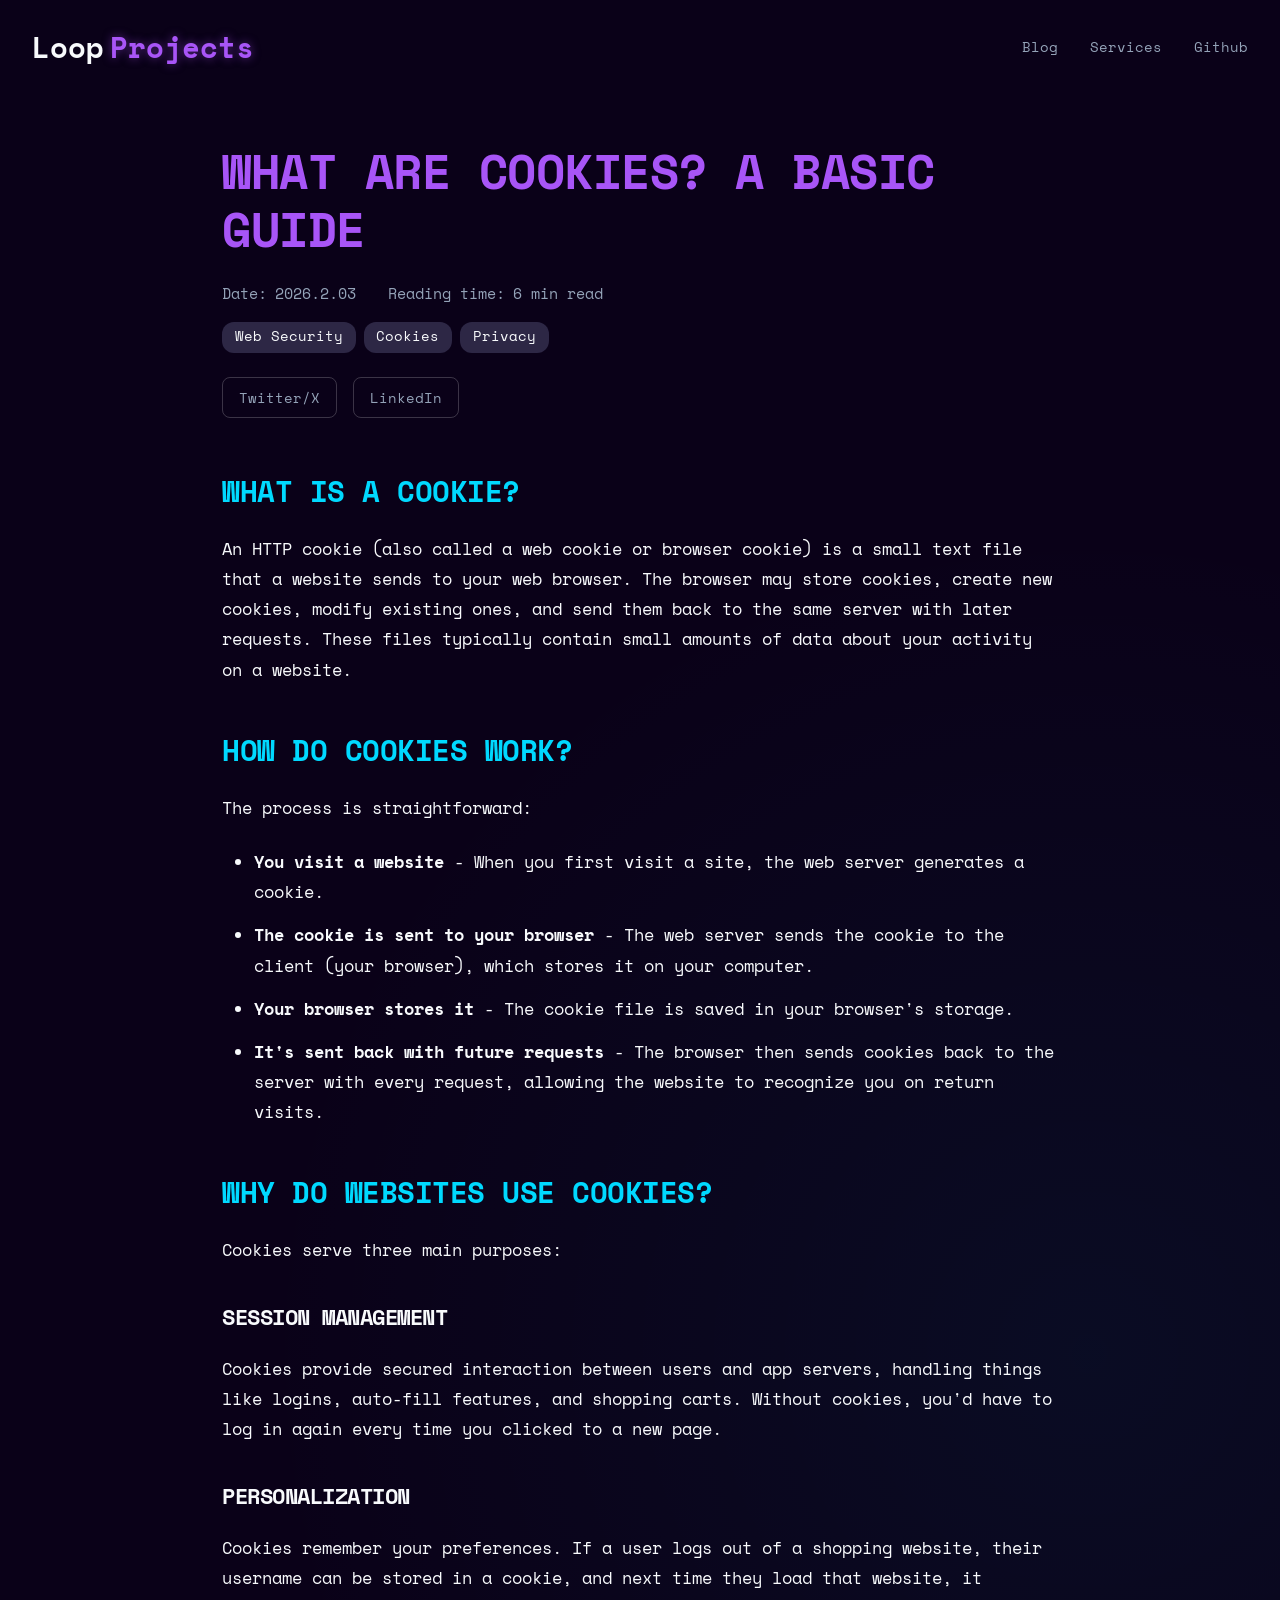
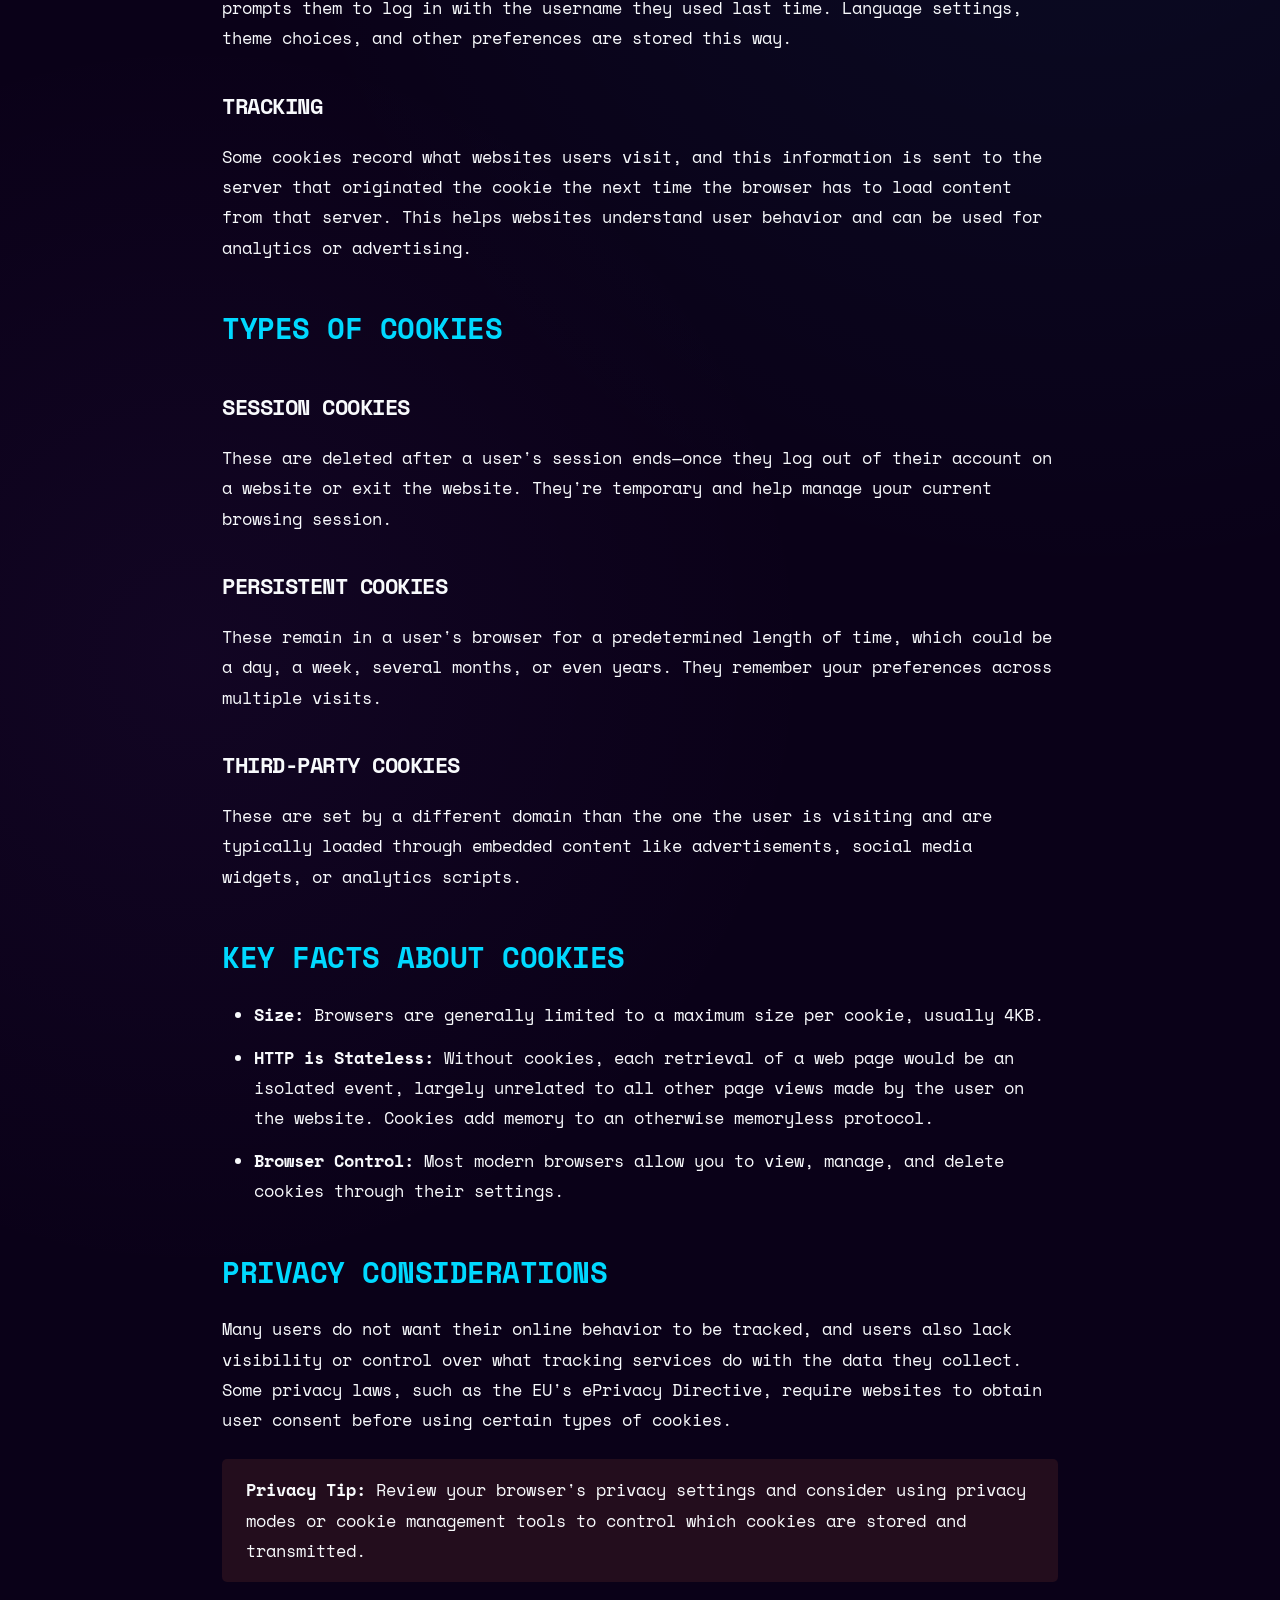
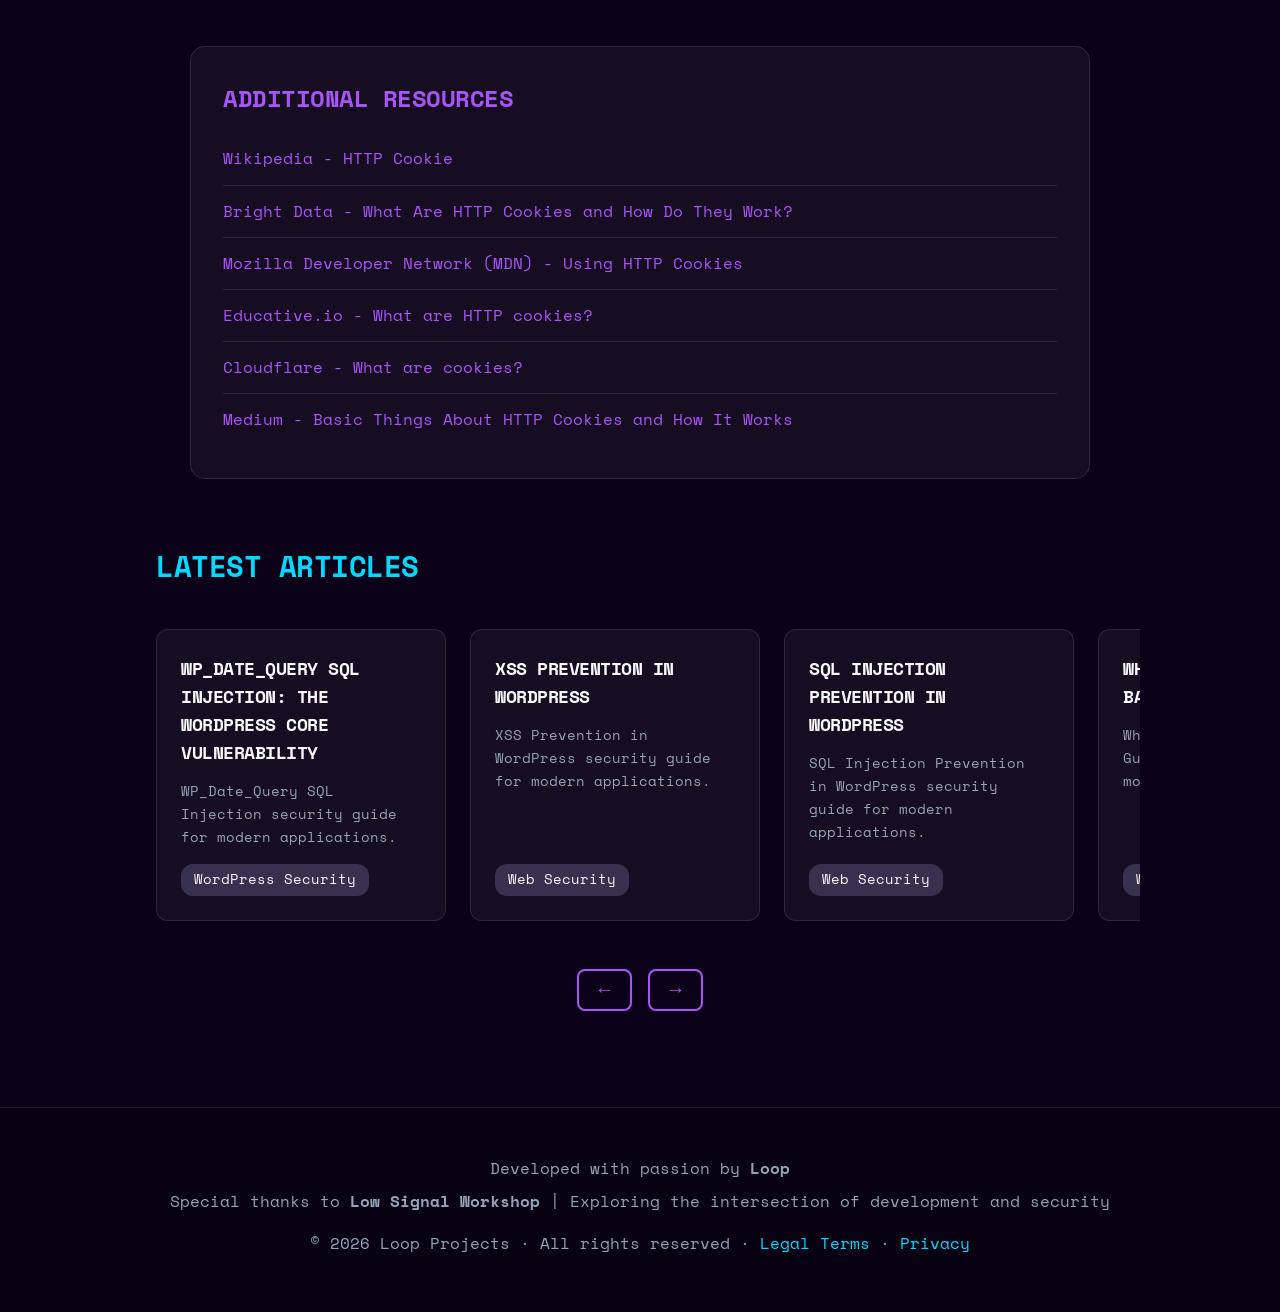
<file: articles/http-cookies.html>
<!DOCTYPE html>
<html lang="en">
  <head>
    <!-- Google tag (gtag.js) -->
    <script async src="https://www.googletagmanager.com/gtag/js?id=AW-18130692145"></script>
    <script>
      window.dataLayer = window.dataLayer || [];
      function gtag(){dataLayer.push(arguments);}
      gtag('js', new Date());

      gtag('config', 'AW-18130692145');
    </script>
    <meta charset="UTF-8" />
    <meta name="viewport" content="width=device-width, initial-scale=1.0" />
    <title>What Are Cookies? A Basic Guide - Loop Projects</title>
    <meta
      name="description"
      content="Learn what HTTP cookies are, how they work, and why websites use them. Understand session, persistent, and third-party cookies."
    />
    <!-- Canonical -->
    <link rel="canonical" href="https://pythonime-lab.github.io/loopprojects/articles/http-cookies.html" />

    <!-- Open Graph -->
    <meta property="og:type" content="article" />
    <meta property="og:site_name" content="Loop Projects" />
    <meta property="og:url" content="https://pythonime-lab.github.io/loopprojects/articles/http-cookies.html" />
    <meta property="og:title" content="What Are Cookies? A Basic Guide - Loop Projects" />
    <meta property="og:description" content="Learn what HTTP cookies are, how they work, and why websites use them. Understand session, persistent, and third-party cookies." />

    <!-- Twitter Card -->
    <meta property="og:image" content="https://pythonime-lab.github.io/loopprojects/images/wordpress-malware-removal-hacked-website.jpg" />
    <meta name="twitter:card" content="summary_large_image" />
    <meta name="twitter:image" content="https://pythonime-lab.github.io/loopprojects/images/wordpress-malware-removal-hacked-website.jpg" />
    <meta name="twitter:title" content="What Are Cookies? A Basic Guide - Loop Projects" />
    <meta name="twitter:description" content="Learn what HTTP cookies are, how they work, and why websites use them." />

    <!-- Structured Data -->
    <script type="application/ld+json">
    {
      "@context": "https://schema.org",
      "@type": "Article",
      "headline": "What Are Cookies? A Basic Guide",
      "datePublished": "2026-02-03",
      "dateModified": "2026-02-03",
      "author": {
        "@type": "Organization",
        "name": "Loop Projects",
        "url": "https://pythonime-lab.github.io/loopprojects/"
      },
      "publisher": {
        "@type": "Organization",
        "name": "Loop Projects"
      },
      "description": "Learn what HTTP cookies are, how they work, and why websites use them. Understand session, persistent, and third-party cookies.",
      "mainEntityOfPage": "https://pythonime-lab.github.io/loopprojects/articles/http-cookies.html"
    }
    </script>

    <link rel="icon" type="image/svg+xml" href="../favicon.svg" />
    <link rel="stylesheet" href="../styles.css?v=2" />
    <script src="../articles.js?v=2"></script>
    <script src="../carousel.js?v=2"></script>
    <script src="../header.js?v=2"></script>
    <script src="../footer.js?v=2"></script>
  </head>
  <body>
    <div class="bg-animation">
      <div class="bg-circle"></div>
      <div class="bg-circle"></div>
    </div>

    <script>
      document.write(createHeader(true));
    </script>

    <article>
      <header class="article-header">
        <h1>What Are Cookies? A Basic Guide</h1>

        <div class="article-metadata">
          <div class="metadata-item">
            <span>Date:</span>
            <span>2026.2.03</span>
          </div>
          <div class="metadata-item">
            <span>Reading time:</span>
            <span>6 min read</span>
          </div>
        </div>

        <div class="article-tags">
          <span class="article-tag">Web Security</span>
          <span class="article-tag">Cookies</span>
          <span class="article-tag">Privacy</span>
        </div>

        <div class="share-buttons">
          <a href="https://twitter.com/intent/tweet?url=https%3A%2F%2Fpythonime-lab.github.io%2Floopprojects%2Farticles%2Fhttp-cookies.html&text=What%20Are%20Cookies%3F%20A%20Basic%20Guide" target="_blank" rel="noopener noreferrer" class="share-button">Twitter/X</a>
          <a href="https://www.linkedin.com/sharing/share-offsite/?url=https%3A%2F%2Fpythonime-lab.github.io%2Floopprojects%2Farticles%2Fhttp-cookies.html" target="_blank" rel="noopener noreferrer" class="share-button">LinkedIn</a>
        </div>
      </header>

      <div class="article-content">
        <h2>What Is a Cookie?</h2>

        <p>
          An HTTP cookie (also called a web cookie or browser cookie) is a small
          text file that a website sends to your web browser. The browser may
          store cookies, create new cookies, modify existing ones, and send them
          back to the same server with later requests. These files typically
          contain small amounts of data about your activity on a website.
        </p>

        <h2>How Do Cookies Work?</h2>

        <p>The process is straightforward:</p>

        <ul>
          <li>
            <strong>You visit a website</strong> - When you first visit a site,
            the web server generates a cookie.
          </li>
          <li>
            <strong>The cookie is sent to your browser</strong> - The web server
            sends the cookie to the client (your browser), which stores it on
            your computer.
          </li>
          <li>
            <strong>Your browser stores it</strong> - The cookie file is saved
            in your browser's storage.
          </li>
          <li>
            <strong>It's sent back with future requests</strong> - The browser
            then sends cookies back to the server with every request, allowing
            the website to recognize you on return visits.
          </li>
        </ul>

        <h2>Why Do Websites Use Cookies?</h2>

        <p>Cookies serve three main purposes:</p>

        <h3>Session Management</h3>
        <p>
          Cookies provide secured interaction between users and app servers,
          handling things like logins, auto-fill features, and shopping carts.
          Without cookies, you'd have to log in again every time you clicked to
          a new page.
        </p>

        <h3>Personalization</h3>
        <p>
          Cookies remember your preferences. If a user logs out of a shopping
          website, their username can be stored in a cookie, and next time they
          load that website, it prompts them to log in with the username they
          used last time. Language settings, theme choices, and other
          preferences are stored this way.
        </p>

        <h3>Tracking</h3>
        <p>
          Some cookies record what websites users visit, and this information is
          sent to the server that originated the cookie the next time the
          browser has to load content from that server. This helps websites
          understand user behavior and can be used for analytics or advertising.
        </p>

        <h2>Types of Cookies</h2>

        <h3>Session Cookies</h3>
        <p>
          These are deleted after a user's session ends—once they log out of
          their account on a website or exit the website. They're temporary and
          help manage your current browsing session.
        </p>

        <h3>Persistent Cookies</h3>
        <p>
          These remain in a user's browser for a predetermined length of time,
          which could be a day, a week, several months, or even years. They
          remember your preferences across multiple visits.
        </p>

        <h3>Third-Party Cookies</h3>
        <p>
          These are set by a different domain than the one the user is visiting
          and are typically loaded through embedded content like advertisements,
          social media widgets, or analytics scripts.
        </p>

        <h2>Key Facts About Cookies</h2>

        <ul>
          <li>
            <strong>Size:</strong> Browsers are generally limited to a maximum
            size per cookie, usually 4KB.
          </li>
          <li>
            <strong>HTTP is Stateless:</strong> Without cookies, each retrieval
            of a web page would be an isolated event, largely unrelated to all
            other page views made by the user on the website. Cookies add memory
            to an otherwise memoryless protocol.
          </li>
          <li>
            <strong>Browser Control:</strong> Most modern browsers allow you to
            view, manage, and delete cookies through their settings.
          </li>
        </ul>

        <h2>Privacy Considerations</h2>

        <p>
          Many users do not want their online behavior to be tracked, and users
          also lack visibility or control over what tracking services do with
          the data they collect. Some privacy laws, such as the EU's ePrivacy
          Directive, require websites to obtain user consent before using
          certain types of cookies.
        </p>

        <div class="warning-box">
          <strong>Privacy Tip:</strong> Review your browser's privacy settings
          and consider using privacy modes or cookie management tools to control
          which cookies are stored and transmitted.
        </div>
      </div>

      <div class="resources-section">
        <h3>Additional Resources</h3>
        <ul class="resources-list">
          <li>
            <a href="https://en.wikipedia.org/wiki/HTTP_cookie" target="_blank" rel="noopener noreferrer"
              >Wikipedia - HTTP Cookie</a
            >
          </li>
          <li>
            <a
              href="https://brightdata.com/blog/web-data/http-cookies"
              target="_blank" rel="noopener noreferrer"
              >Bright Data - What Are HTTP Cookies and How Do They Work?</a
            >
          </li>
          <li>
            <a
              href="https://developer.mozilla.org/en-US/docs/Web/HTTP/Guides/Cookies"
              target="_blank" rel="noopener noreferrer"
              >Mozilla Developer Network (MDN) - Using HTTP Cookies</a
            >
          </li>
          <li>
            <a href="https://www.educative.io/blog/http-cookies" target="_blank" rel="noopener noreferrer"
              >Educative.io - What are HTTP cookies?</a
            >
          </li>
          <li>
            <a
              href="https://www.cloudflare.com/learning/privacy/what-are-cookies/"
              target="_blank" rel="noopener noreferrer"
              >Cloudflare - What are cookies?</a
            >
          </li>
          <li>
            <a
              href="https://sumontasaha80.medium.com/basic-things-about-http-cookies-1c1290f31f7b"
              target="_blank" rel="noopener noreferrer"
              >Medium - Basic Things About HTTP Cookies and How It Works</a
            >
          </li>
        </ul>
      </div>

      <div class="related-articles">
        <h2>Latest Articles</h2>
        <div class="carousel-wrapper">
          <div class="articles-carousel" id="relatedCarousel">
            <!-- Generated by JavaScript from articles.js -->
          </div>
          <span class="pixel-rain left" aria-hidden="true">
            <span class="pixel"></span>
            <span class="pixel"></span>
            <span class="pixel"></span>
            <span class="pixel"></span>
            <span class="pixel"></span>
            <span class="pixel"></span>
            <span class="pixel"></span>
            <span class="pixel"></span>
          </span>
          <span class="pixel-rain right" aria-hidden="true">
            <span class="pixel"></span>
            <span class="pixel"></span>
            <span class="pixel"></span>
            <span class="pixel"></span>
            <span class="pixel"></span>
            <span class="pixel"></span>
            <span class="pixel"></span>
            <span class="pixel"></span>
          </span>
        </div>
        <div class="carousel-nav">
          <button class="carousel-nav-btn prev" onclick="scrollCarousel(-1)">
            ←
          </button>
          <button class="carousel-nav-btn next" onclick="scrollCarousel(1)">
            →
          </button>
        </div>
      </div>
    </article>

    <script>
      document.write(createFooter(true));
    </script>

    <script>
      initializeArticleCarousel();
    </script>
  </body>
</html>
</file>
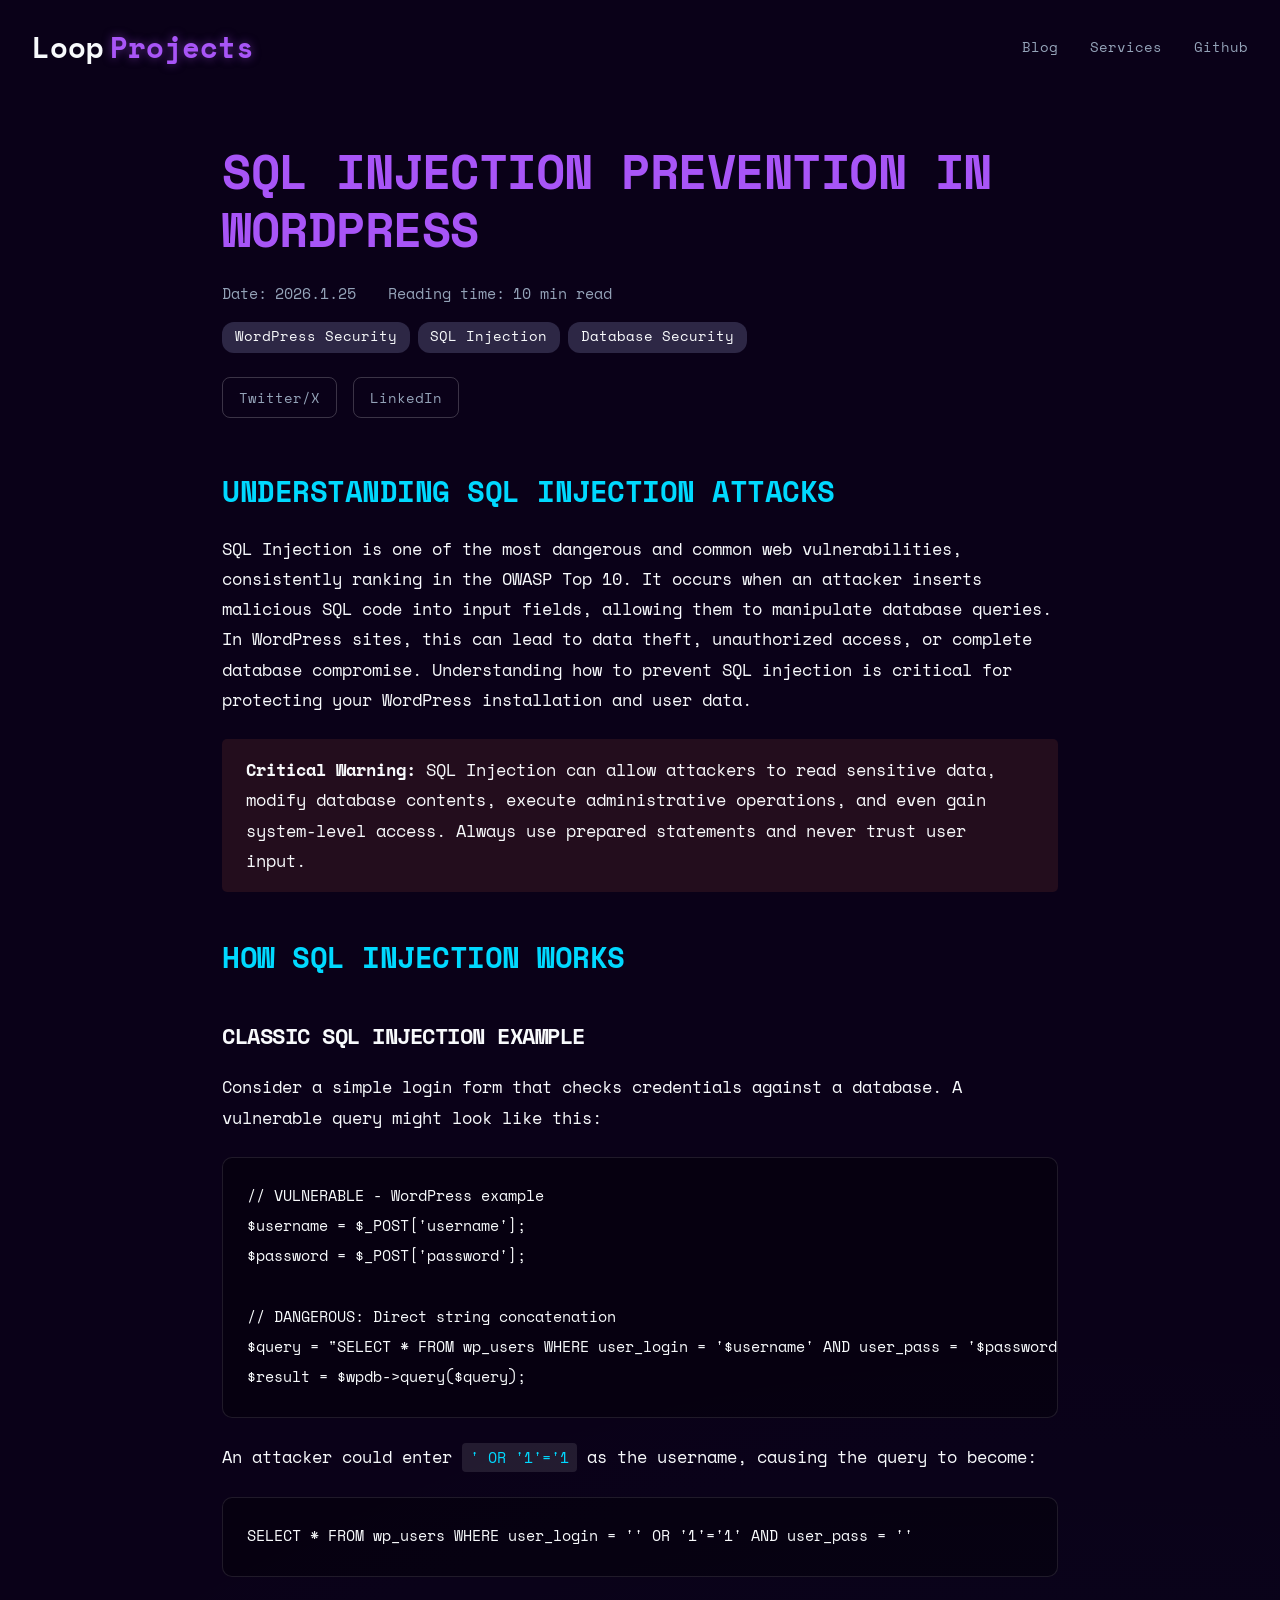
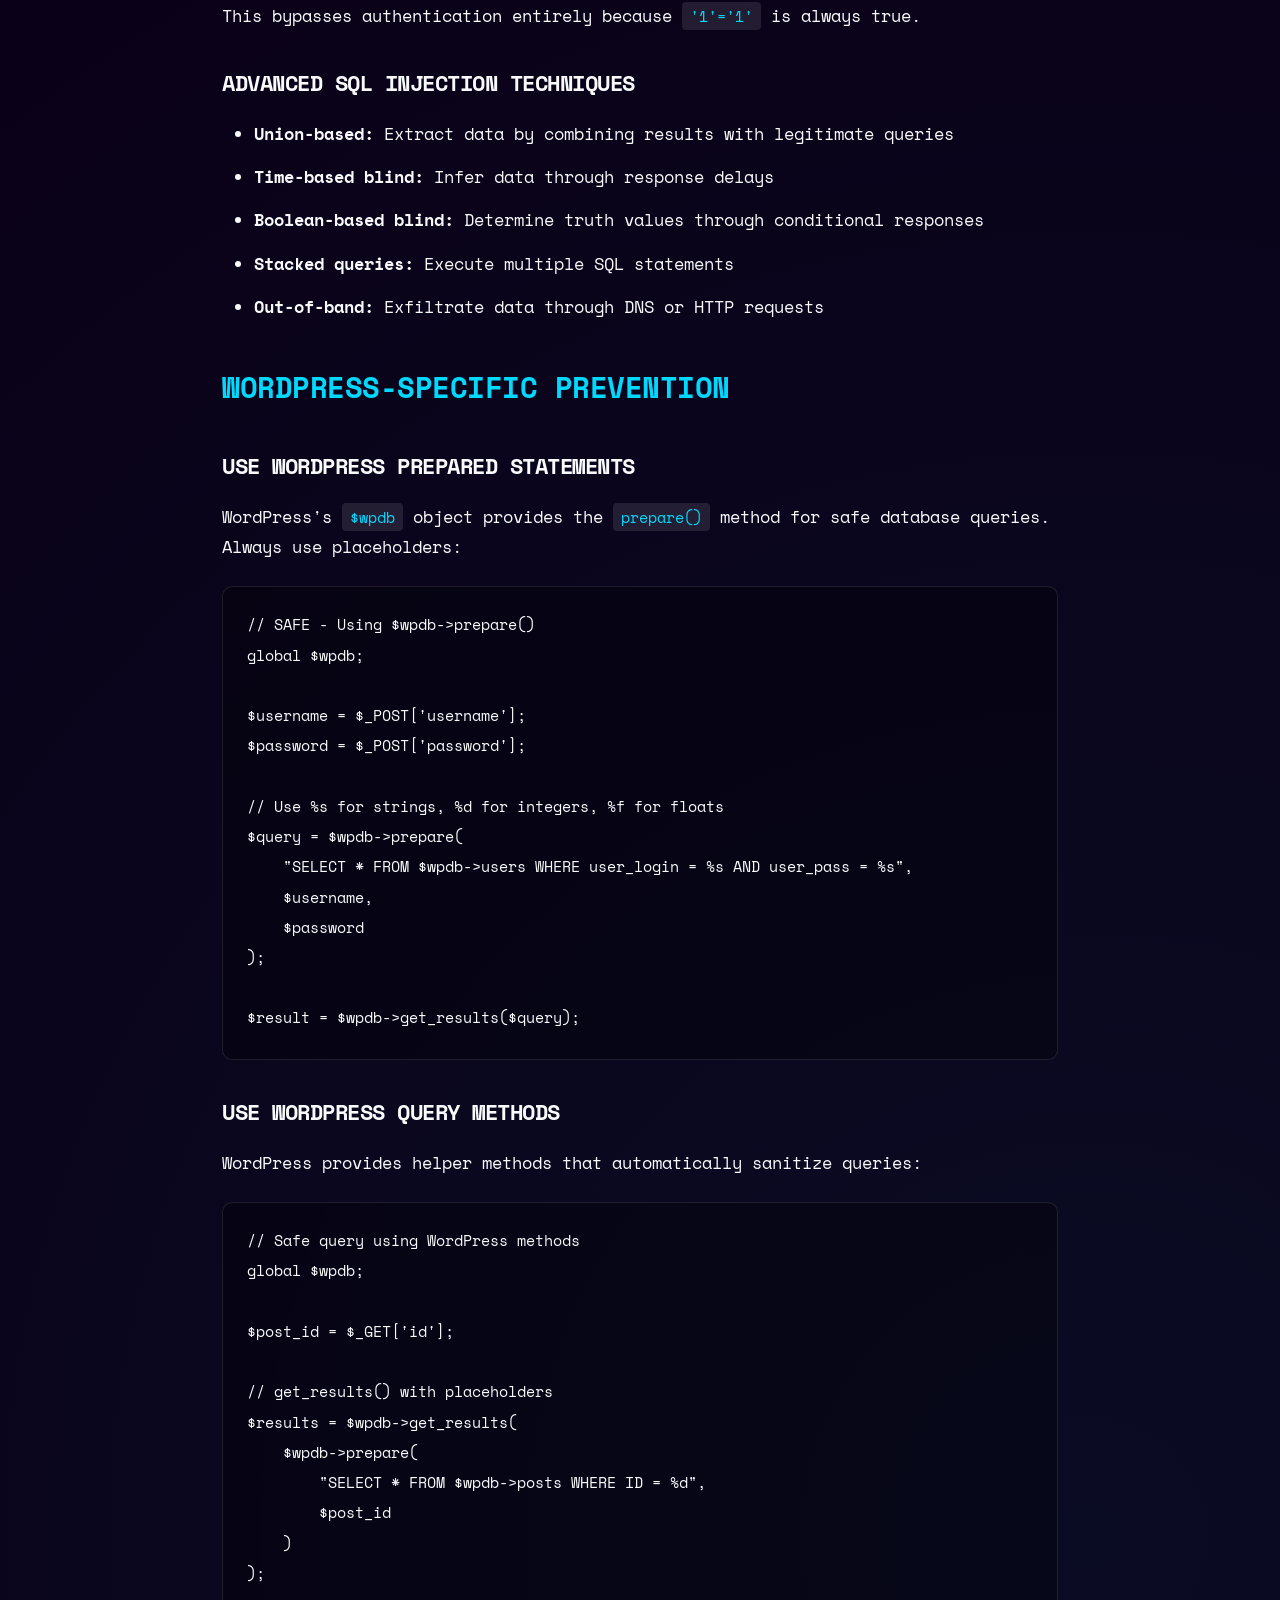
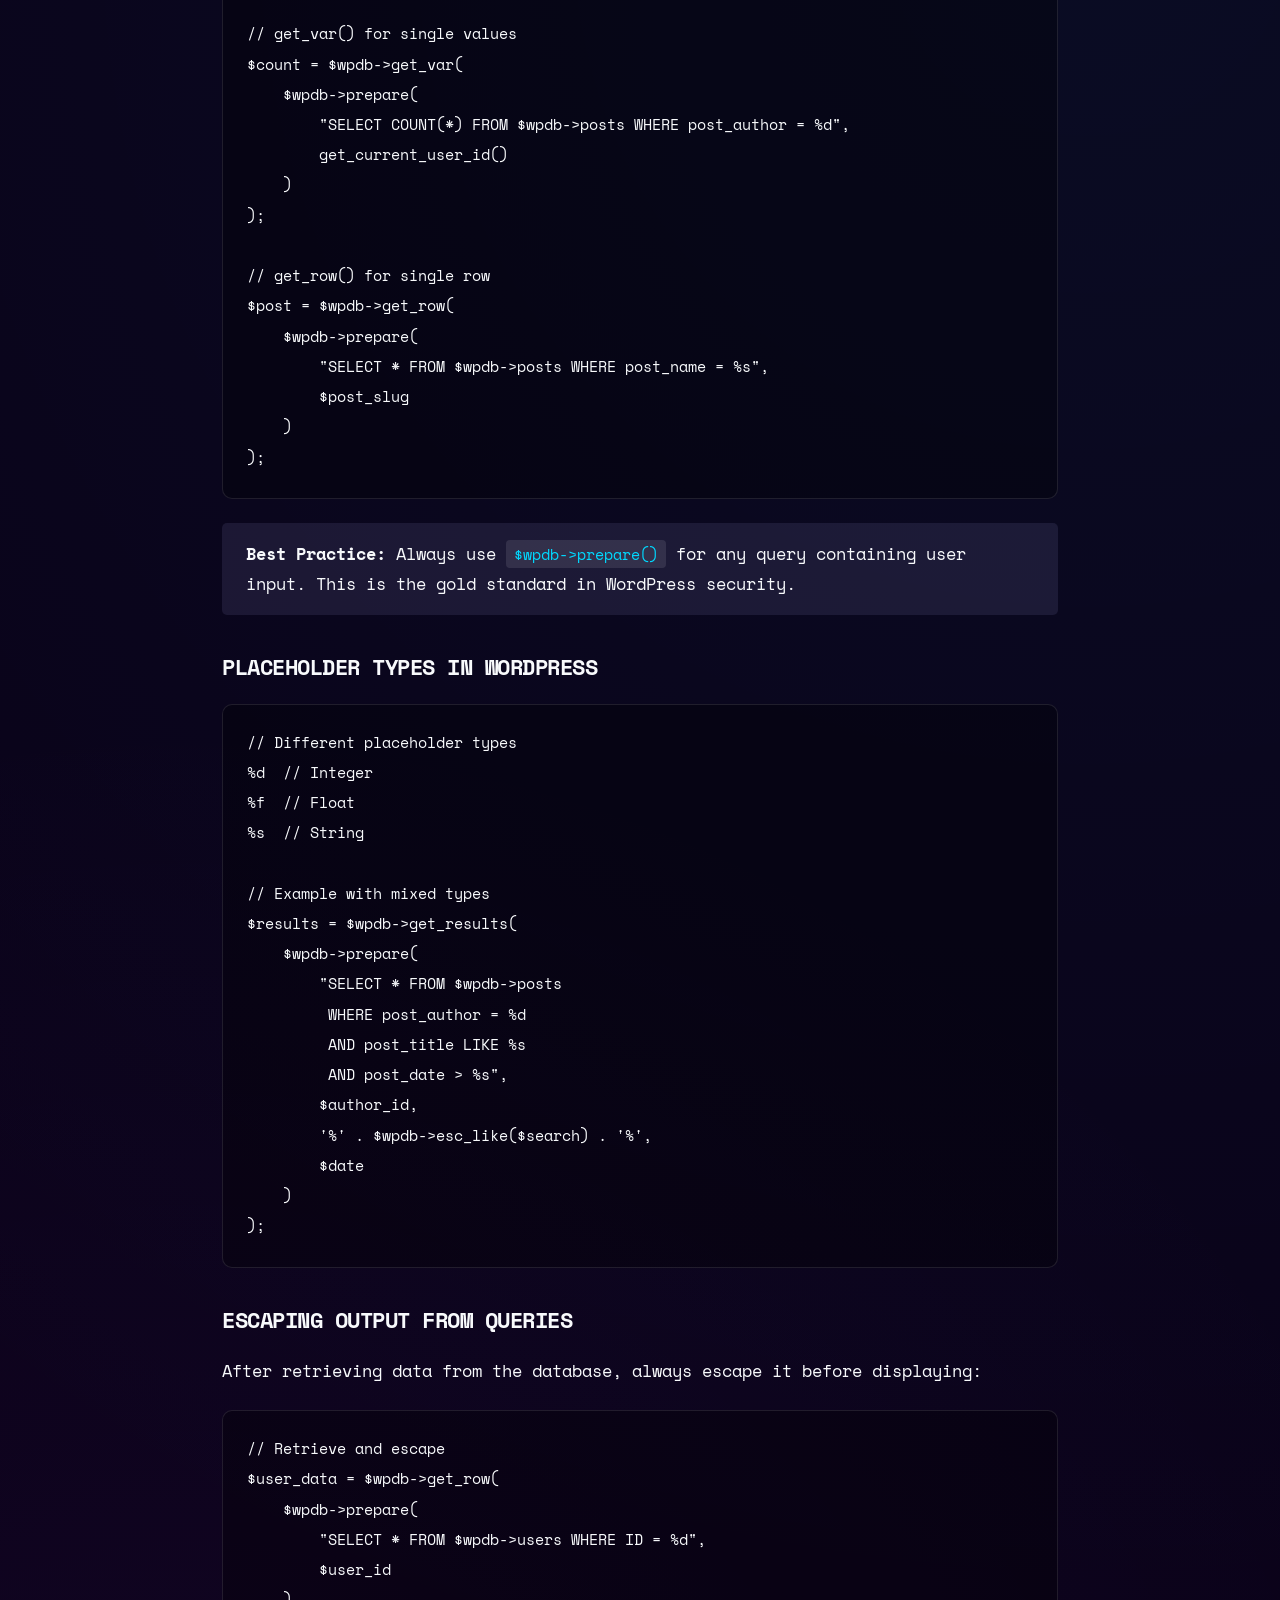
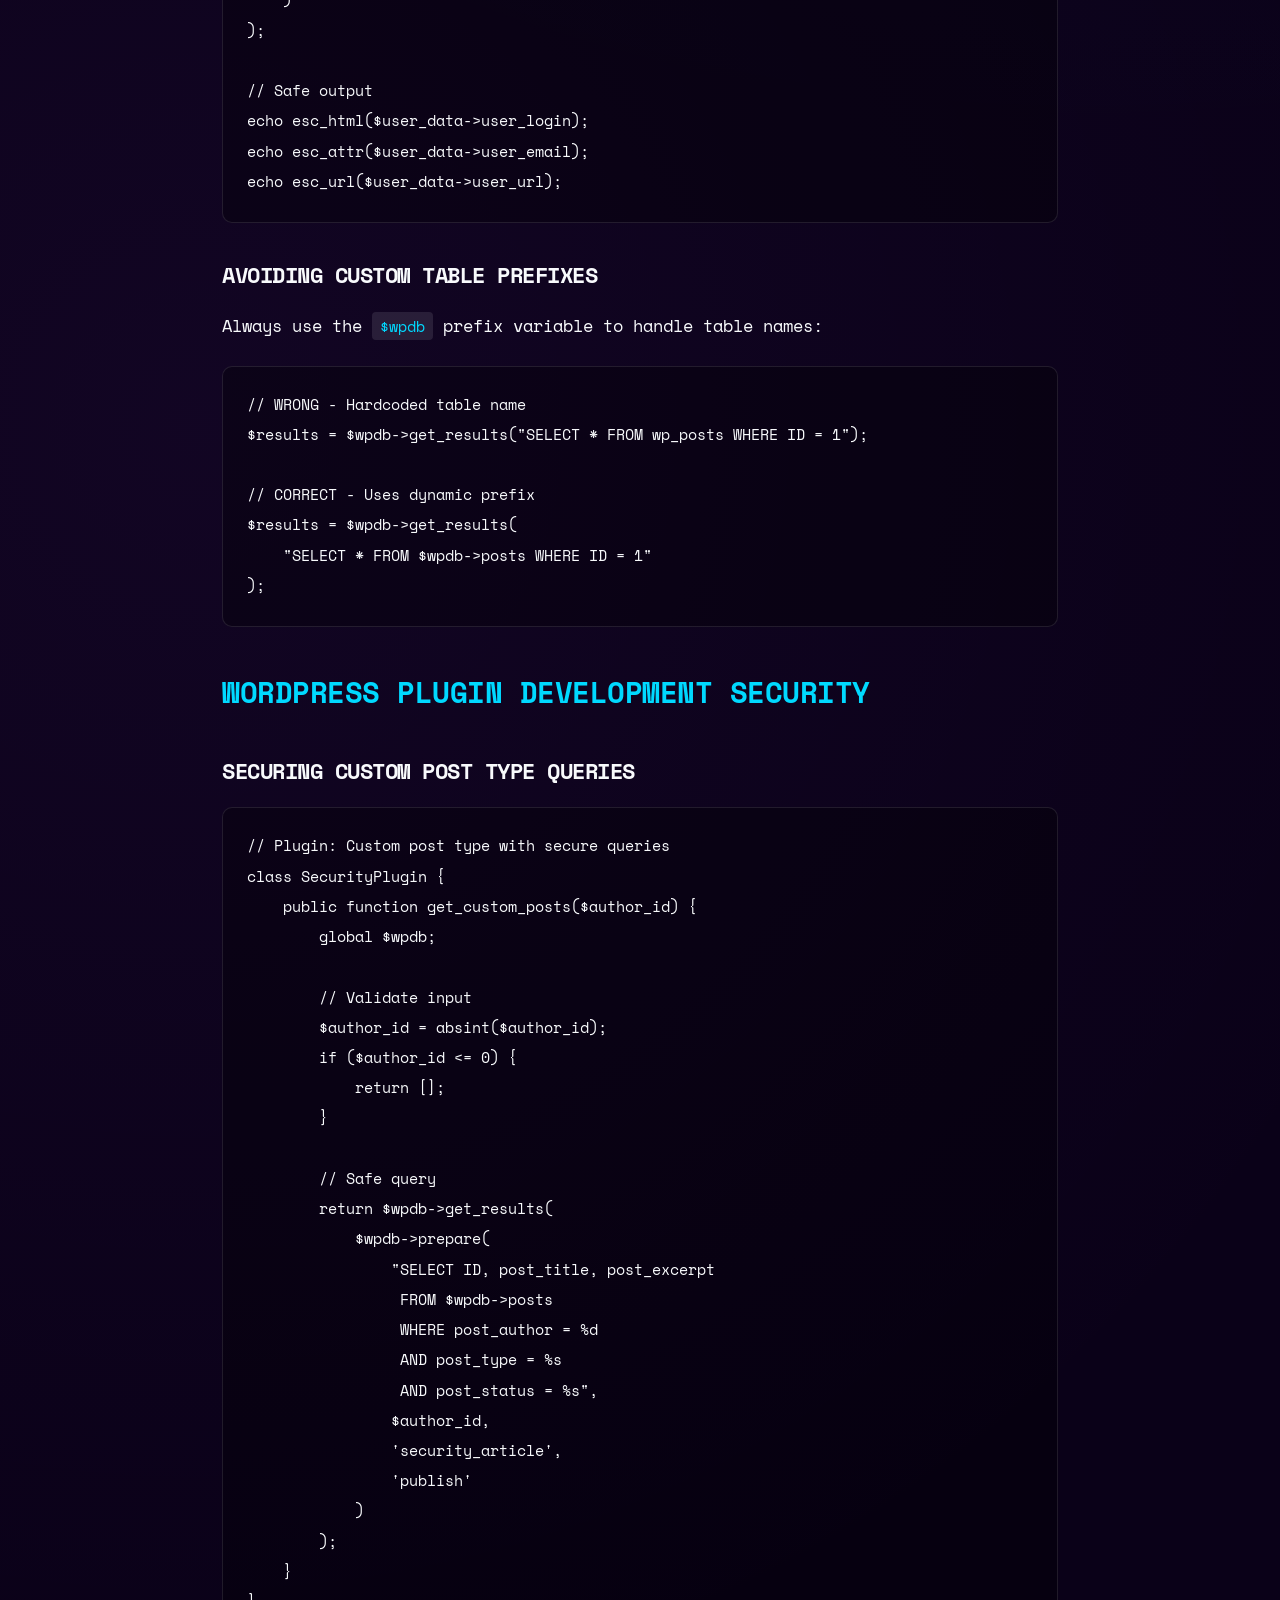
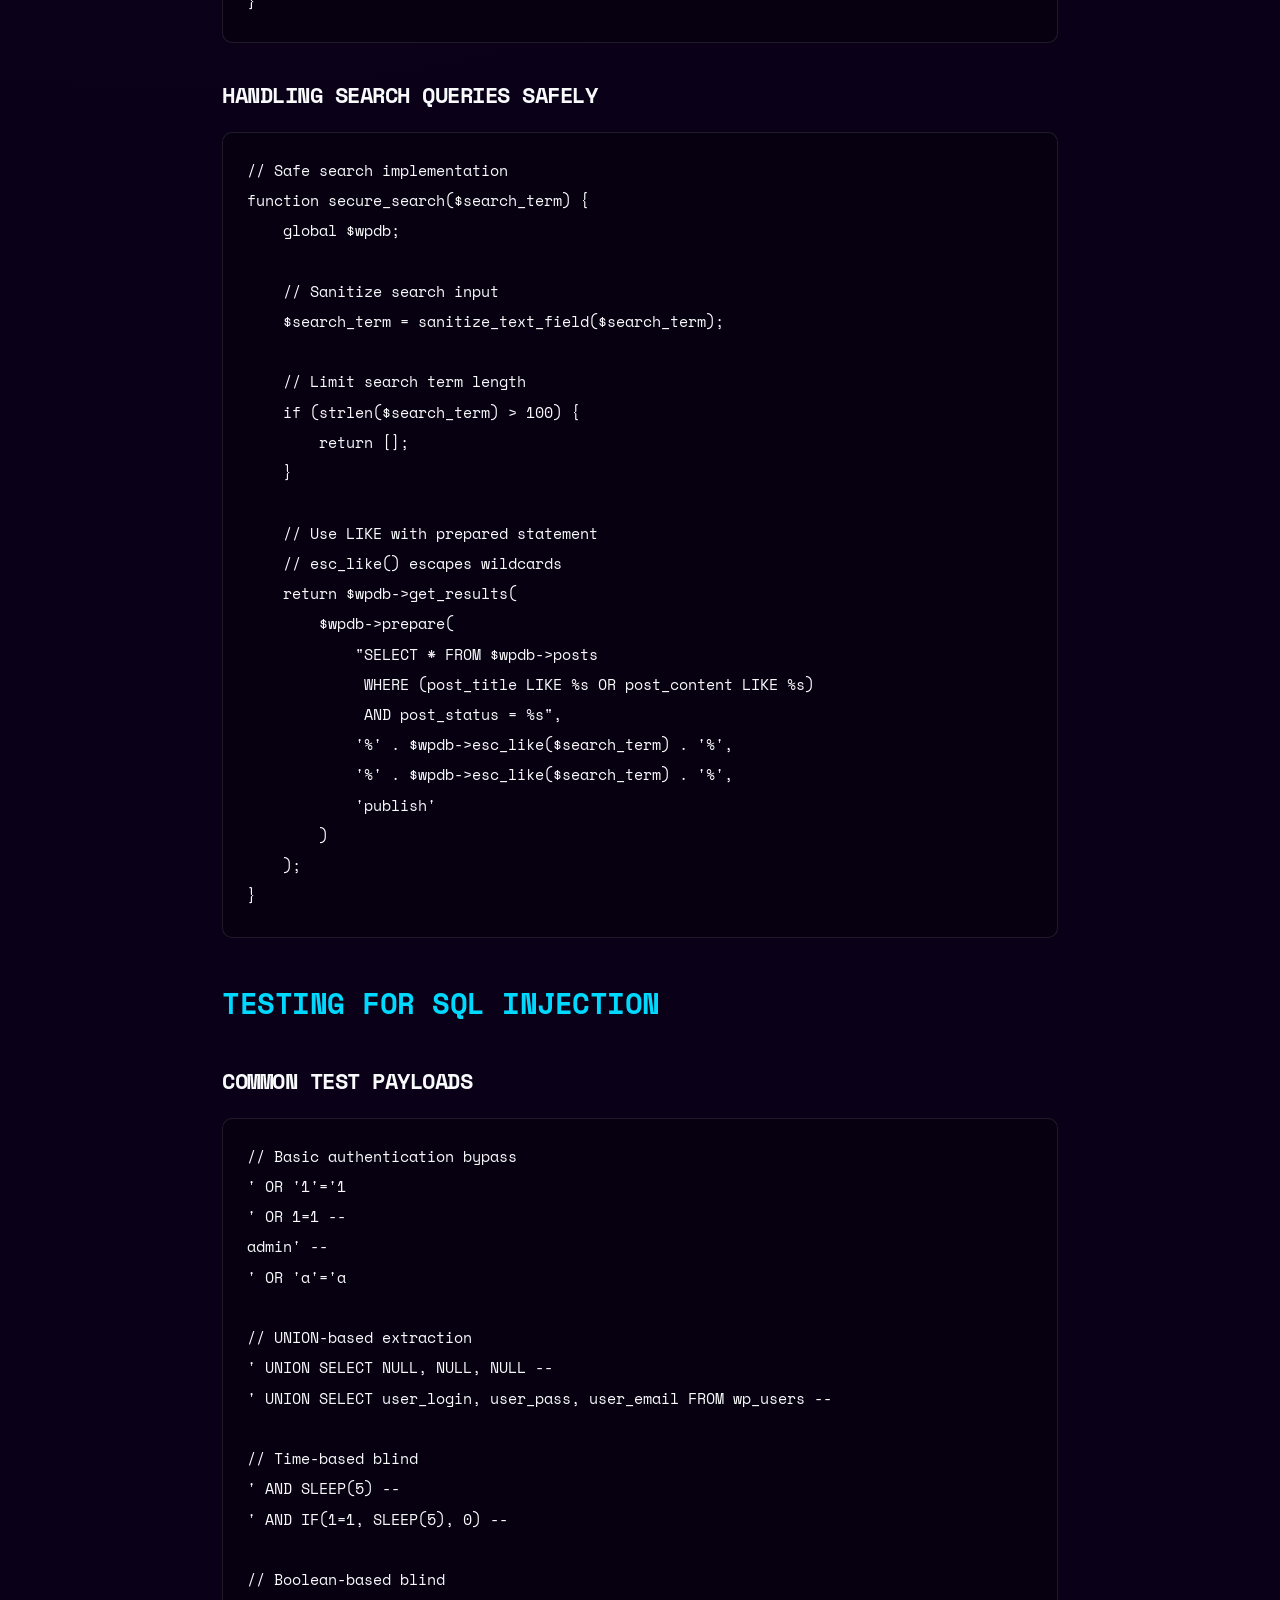
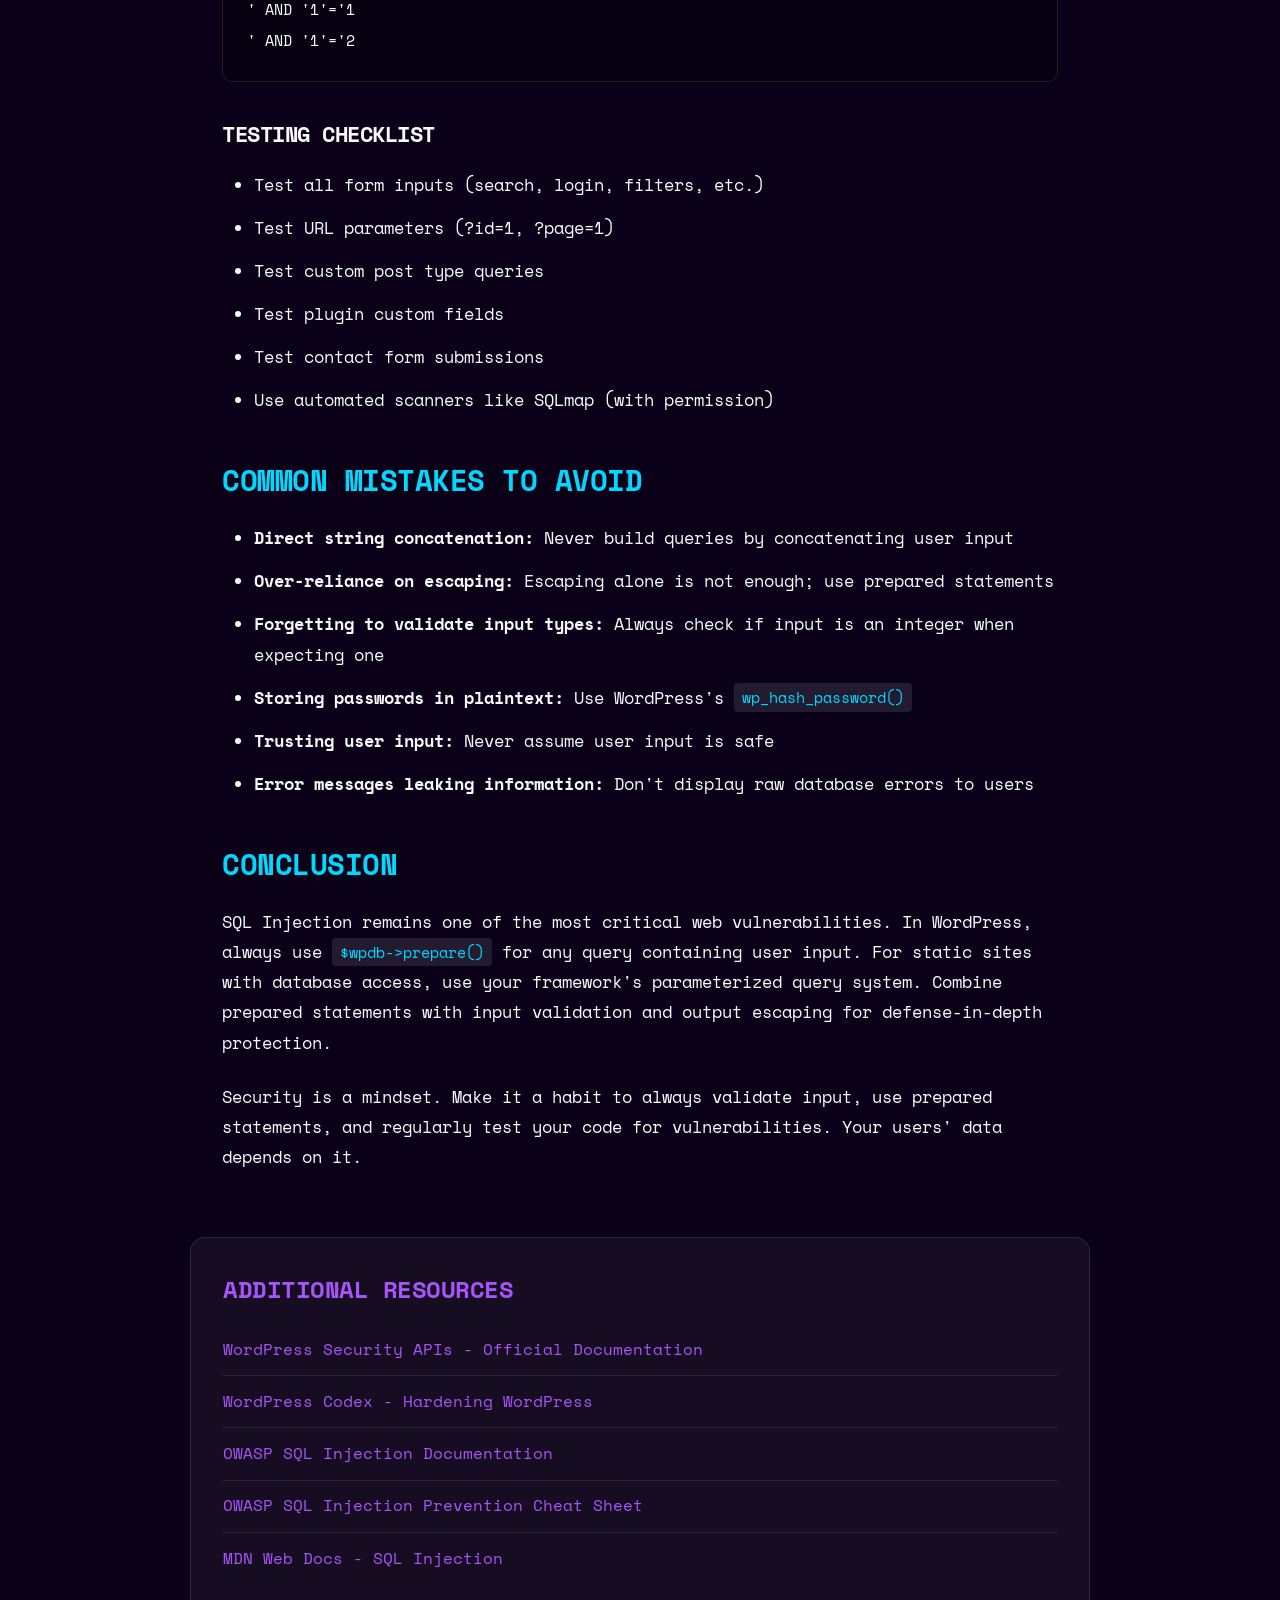
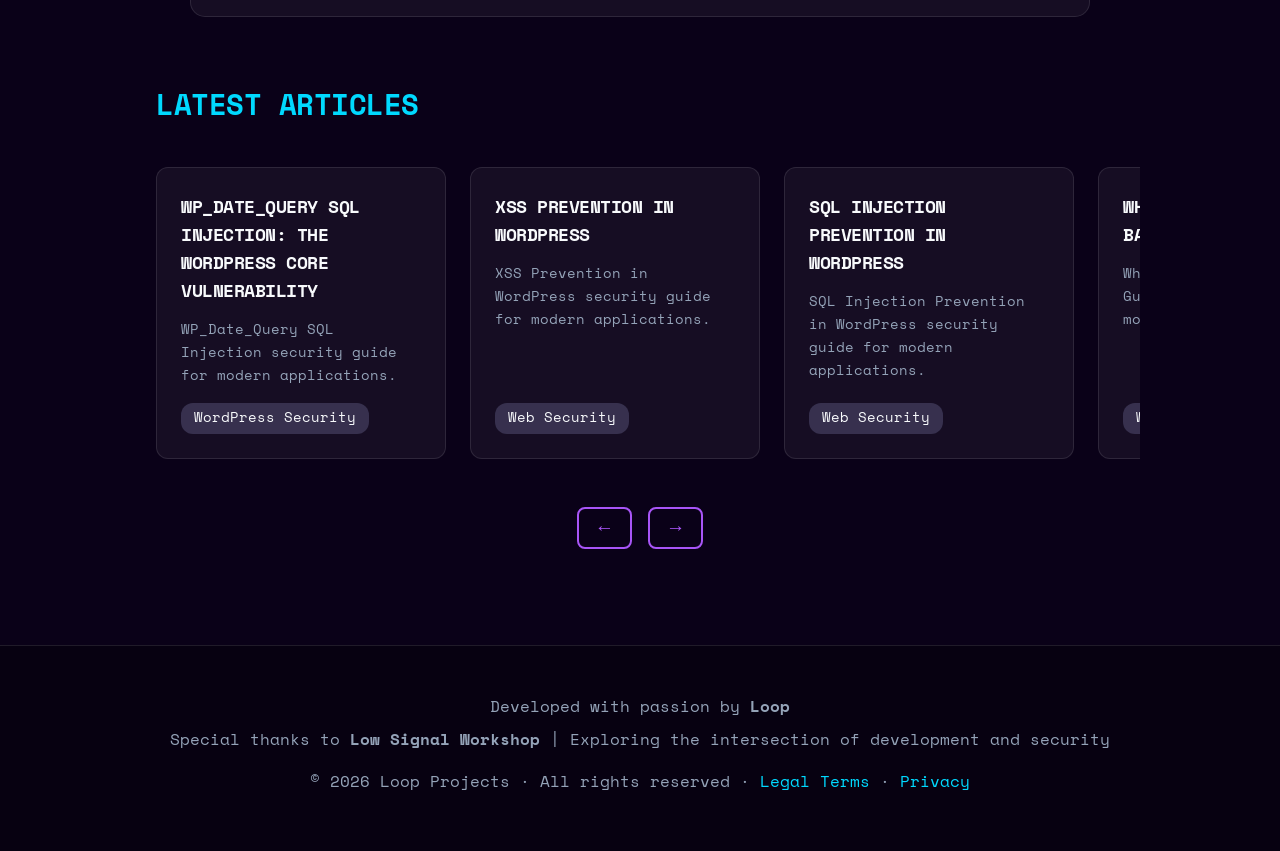
<file: articles/sql-injection.html>
<!DOCTYPE html>
<html lang="en">
  <head>
    <!-- Google tag (gtag.js) -->
    <script async src="https://www.googletagmanager.com/gtag/js?id=AW-18130692145"></script>
    <script>
      window.dataLayer = window.dataLayer || [];
      function gtag(){dataLayer.push(arguments);}
      gtag('js', new Date());

      gtag('config', 'AW-18130692145');
    </script>
    <meta charset="UTF-8" />
    <meta name="viewport" content="width=device-width, initial-scale=1.0" />
    <title>SQL Injection Prevention in WordPress - Loop Projects</title>
    <meta
      name="description"
      content="Learn how to protect your WordPress sites from SQL Injection attacks."
    />
    <!-- Canonical -->
    <link rel="canonical" href="https://pythonime-lab.github.io/loopprojects/articles/sql-injection.html" />

    <!-- Open Graph -->
    <meta property="og:type" content="article" />
    <meta property="og:site_name" content="Loop Projects" />
    <meta property="og:url" content="https://pythonime-lab.github.io/loopprojects/articles/sql-injection.html" />
    <meta property="og:title" content="SQL Injection Prevention in WordPress - Loop Projects" />
    <meta property="og:description" content="Learn how to protect your WordPress sites from SQL Injection attacks." />

    <!-- Twitter Card -->
    <meta property="og:image" content="https://pythonime-lab.github.io/loopprojects/images/wordpress-malware-removal-hacked-website.jpg" />
    <meta name="twitter:card" content="summary_large_image" />
    <meta name="twitter:image" content="https://pythonime-lab.github.io/loopprojects/images/wordpress-malware-removal-hacked-website.jpg" />
    <meta name="twitter:title" content="SQL Injection Prevention in WordPress - Loop Projects" />
    <meta name="twitter:description" content="Learn how to protect your WordPress sites from SQL Injection attacks." />

    <!-- Structured Data -->
    <script type="application/ld+json">
    {
      "@context": "https://schema.org",
      "@type": "Article",
      "headline": "SQL Injection Prevention in WordPress",
      "datePublished": "2026-01-25",
      "dateModified": "2026-01-25",
      "author": {
        "@type": "Organization",
        "name": "Loop Projects",
        "url": "https://pythonime-lab.github.io/loopprojects/"
      },
      "publisher": {
        "@type": "Organization",
        "name": "Loop Projects"
      },
      "description": "Learn how to protect your WordPress sites from SQL Injection attacks.",
      "mainEntityOfPage": "https://pythonime-lab.github.io/loopprojects/articles/sql-injection.html"
    }
    </script>

    <link rel="icon" type="image/svg+xml" href="../favicon.svg" />
    <link rel="stylesheet" href="../styles.css?v=2" />
    <script src="../articles.js?v=2"></script>
    <script src="../carousel.js?v=2"></script>
    <script src="../header.js?v=2"></script>
    <script src="../footer.js?v=2"></script>
  </head>
  <body>
    <div class="bg-animation">
      <div class="bg-circle"></div>
      <div class="bg-circle"></div>
    </div>

    <script>
      document.write(createHeader(true));
    </script>

    <article>
      <header class="article-header">
        <h1>SQL Injection Prevention in WordPress</h1>

        <div class="article-metadata">
          <div class="metadata-item">
            <span>Date:</span>
            <span>2026.1.25</span>
          </div>
          <div class="metadata-item">
            <span>Reading time:</span>
            <span>10 min read</span>
          </div>
        </div>

        <div class="article-tags">
          <span class="article-tag">WordPress Security</span>
          <span class="article-tag">SQL Injection</span>
          <span class="article-tag">Database Security</span>
        </div>

        <div class="share-buttons">
          <a href="https://twitter.com/intent/tweet?url=https%3A%2F%2Fpythonime-lab.github.io%2Floopprojects%2Farticles%2Fsql-injection.html&text=SQL%20Injection%20Prevention%20in%20WordPress" target="_blank" rel="noopener noreferrer" class="share-button">Twitter/X</a>
          <a href="https://www.linkedin.com/sharing/share-offsite/?url=https%3A%2F%2Fpythonime-lab.github.io%2Floopprojects%2Farticles%2Fsql-injection.html" target="_blank" rel="noopener noreferrer" class="share-button">LinkedIn</a>
        </div>
      </header>

      <div class="article-content">
        <h2>Understanding SQL Injection Attacks</h2>

        <p>
          SQL Injection is one of the most dangerous and common web
          vulnerabilities, consistently ranking in the OWASP Top 10. It occurs
          when an attacker inserts malicious SQL code into input fields,
          allowing them to manipulate database queries. In WordPress sites, this
          can lead to data theft, unauthorized access, or complete database
          compromise. Understanding how to prevent SQL injection is critical for
          protecting your WordPress installation and user data.
        </p>

        <div class="warning-box">
          <strong>Critical Warning:</strong> SQL Injection can allow attackers
          to read sensitive data, modify database contents, execute
          administrative operations, and even gain system-level access. Always
          use prepared statements and never trust user input.
        </div>

        <h2>How SQL Injection Works</h2>

        <h3>Classic SQL Injection Example</h3>
        <p>
          Consider a simple login form that checks credentials against a
          database. A vulnerable query might look like this:
        </p>

        <pre><code>// VULNERABLE - WordPress example
$username = $_POST['username'];
$password = $_POST['password'];

// DANGEROUS: Direct string concatenation
$query = "SELECT * FROM wp_users WHERE user_login = '$username' AND user_pass = '$password'";
$result = $wpdb->query($query);</code></pre>

        <p>
          An attacker could enter <code>' OR '1'='1</code> as the username,
          causing the query to become:
        </p>

        <pre><code>SELECT * FROM wp_users WHERE user_login = '' OR '1'='1' AND user_pass = ''</code></pre>

        <p>
          This bypasses authentication entirely because <code>'1'='1'</code> is
          always true.
        </p>

        <h3>Advanced SQL Injection Techniques</h3>

        <ul>
          <li>
            <strong>Union-based:</strong> Extract data by combining results with
            legitimate queries
          </li>
          <li>
            <strong>Time-based blind:</strong> Infer data through response
            delays
          </li>
          <li>
            <strong>Boolean-based blind:</strong> Determine truth values through
            conditional responses
          </li>
          <li>
            <strong>Stacked queries:</strong> Execute multiple SQL statements
          </li>
          <li>
            <strong>Out-of-band:</strong> Exfiltrate data through DNS or HTTP
            requests
          </li>
        </ul>

        <h2>WordPress-Specific Prevention</h2>

        <h3>Use WordPress Prepared Statements</h3>
        <p>
          WordPress's <code>$wpdb</code> object provides the
          <code>prepare()</code>
          method for safe database queries. Always use placeholders:
        </p>

        <pre><code>// SAFE - Using $wpdb->prepare()
global $wpdb;

$username = $_POST['username'];
$password = $_POST['password'];

// Use %s for strings, %d for integers, %f for floats
$query = $wpdb->prepare(
    "SELECT * FROM $wpdb->users WHERE user_login = %s AND user_pass = %s",
    $username,
    $password
);

$result = $wpdb->get_results($query);</code></pre>

        <h3>Use WordPress Query Methods</h3>
        <p>
          WordPress provides helper methods that automatically sanitize queries:
        </p>

        <pre><code>// Safe query using WordPress methods
global $wpdb;

$post_id = $_GET['id'];

// get_results() with placeholders
$results = $wpdb->get_results(
    $wpdb->prepare(
        "SELECT * FROM $wpdb->posts WHERE ID = %d",
        $post_id
    )
);

// get_var() for single values
$count = $wpdb->get_var(
    $wpdb->prepare(
        "SELECT COUNT(*) FROM $wpdb->posts WHERE post_author = %d",
        get_current_user_id()
    )
);

// get_row() for single row
$post = $wpdb->get_row(
    $wpdb->prepare(
        "SELECT * FROM $wpdb->posts WHERE post_name = %s",
        $post_slug
    )
);</code></pre>

        <div class="info-box">
          <strong>Best Practice:</strong> Always use
          <code>$wpdb->prepare()</code>
          for any query containing user input. This is the gold standard in
          WordPress security.
        </div>

        <h3>Placeholder Types in WordPress</h3>

        <pre><code>// Different placeholder types
%d  // Integer
%f  // Float
%s  // String

// Example with mixed types
$results = $wpdb->get_results(
    $wpdb->prepare(
        "SELECT * FROM $wpdb->posts 
         WHERE post_author = %d 
         AND post_title LIKE %s 
         AND post_date > %s",
        $author_id,
        '%' . $wpdb->esc_like($search) . '%',
        $date
    )
);</code></pre>

        <h3>Escaping Output from Queries</h3>
        <p>
          After retrieving data from the database, always escape it before
          displaying:
        </p>

        <pre><code>// Retrieve and escape
$user_data = $wpdb->get_row(
    $wpdb->prepare(
        "SELECT * FROM $wpdb->users WHERE ID = %d",
        $user_id
    )
);

// Safe output
echo esc_html($user_data->user_login);
echo esc_attr($user_data->user_email);
echo esc_url($user_data->user_url);</code></pre>

        <h3>Avoiding Custom Table Prefixes</h3>
        <p>
          Always use the <code>$wpdb</code> prefix variable to handle table
          names:
        </p>

        <pre><code>// WRONG - Hardcoded table name
$results = $wpdb->get_results("SELECT * FROM wp_posts WHERE ID = 1");

// CORRECT - Uses dynamic prefix
$results = $wpdb->get_results(
    "SELECT * FROM $wpdb->posts WHERE ID = 1"
);</code></pre>

        <h2>WordPress Plugin Development Security</h2>

        <h3>Securing Custom Post Type Queries</h3>

        <pre><code>// Plugin: Custom post type with secure queries
class SecurityPlugin {
    public function get_custom_posts($author_id) {
        global $wpdb;
        
        // Validate input
        $author_id = absint($author_id);
        if ($author_id <= 0) {
            return [];
        }
        
        // Safe query
        return $wpdb->get_results(
            $wpdb->prepare(
                "SELECT ID, post_title, post_excerpt 
                 FROM $wpdb->posts 
                 WHERE post_author = %d 
                 AND post_type = %s 
                 AND post_status = %s",
                $author_id,
                'security_article',
                'publish'
            )
        );
    }
}
</code></pre>

        <h3>Handling Search Queries Safely</h3>

        <pre><code>// Safe search implementation
function secure_search($search_term) {
    global $wpdb;
    
    // Sanitize search input
    $search_term = sanitize_text_field($search_term);
    
    // Limit search term length
    if (strlen($search_term) > 100) {
        return [];
    }
    
    // Use LIKE with prepared statement
    // esc_like() escapes wildcards
    return $wpdb->get_results(
        $wpdb->prepare(
            "SELECT * FROM $wpdb->posts 
             WHERE (post_title LIKE %s OR post_content LIKE %s)
             AND post_status = %s",
            '%' . $wpdb->esc_like($search_term) . '%',
            '%' . $wpdb->esc_like($search_term) . '%',
            'publish'
        )
    );
}</code></pre>

        <h2>Testing for SQL Injection</h2>

        <h3>Common Test Payloads</h3>

        <pre><code>// Basic authentication bypass
' OR '1'='1
' OR 1=1 --
admin' --
' OR 'a'='a

// UNION-based extraction
' UNION SELECT NULL, NULL, NULL --
' UNION SELECT user_login, user_pass, user_email FROM wp_users --

// Time-based blind
' AND SLEEP(5) --
' AND IF(1=1, SLEEP(5), 0) --

// Boolean-based blind
' AND '1'='1
' AND '1'='2</code></pre>

        <h3>Testing Checklist</h3>

        <ul>
          <li>Test all form inputs (search, login, filters, etc.)</li>
          <li>Test URL parameters (?id=1, ?page=1)</li>
          <li>Test custom post type queries</li>
          <li>Test plugin custom fields</li>
          <li>Test contact form submissions</li>
          <li>Use automated scanners like SQLmap (with permission)</li>
        </ul>

        <h2>Common Mistakes to Avoid</h2>

        <ul>
          <li>
            <strong>Direct string concatenation:</strong> Never build queries by
            concatenating user input
          </li>
          <li>
            <strong>Over-reliance on escaping:</strong> Escaping alone is not
            enough; use prepared statements
          </li>
          <li>
            <strong>Forgetting to validate input types:</strong> Always check if
            input is an integer when expecting one
          </li>
          <li>
            <strong>Storing passwords in plaintext:</strong> Use WordPress's
            <code>wp_hash_password()</code>
          </li>
          <li>
            <strong>Trusting user input:</strong> Never assume user input is
            safe
          </li>
          <li>
            <strong>Error messages leaking information:</strong> Don't display
            raw database errors to users
          </li>
        </ul>

        <h2>Conclusion</h2>

        <p>
          SQL Injection remains one of the most critical web vulnerabilities. In
          WordPress, always use <code>$wpdb->prepare()</code> for any query
          containing user input. For static sites with database access, use your
          framework's parameterized query system. Combine prepared statements
          with input validation and output escaping for defense-in-depth
          protection.
        </p>

        <p>
          Security is a mindset. Make it a habit to always validate input, use
          prepared statements, and regularly test your code for vulnerabilities.
          Your users' data depends on it.
        </p>
      </div>

      <div class="resources-section">
        <h3>Additional Resources</h3>
        <ul class="resources-list">
          <li>
            <a
              href="https://developer.wordpress.org/apis/security/"
              target="_blank" rel="noopener noreferrer"
              >WordPress Security APIs - Official Documentation</a
            >
          </li>
          <li>
            <a
              href="https://wordpress.org/support/article/hardening-wordpress/"
              target="_blank" rel="noopener noreferrer"
              >WordPress Codex - Hardening WordPress</a
            >
          </li>
          <li>
            <a
              href="https://owasp.org/www-community/attacks/SQL_Injection"
              target="_blank" rel="noopener noreferrer"
              >OWASP SQL Injection Documentation</a
            >
          </li>
          <li>
            <a
              href="https://cheatsheetseries.owasp.org/cheatsheets/SQL_Injection_Prevention_Cheat_Sheet.html"
              target="_blank" rel="noopener noreferrer"
              >OWASP SQL Injection Prevention Cheat Sheet</a
            >
          </li>
          <li>
            <a
              href="https://developer.mozilla.org/en-US/docs/Glossary/SQL_Injection"
              target="_blank" rel="noopener noreferrer"
              >MDN Web Docs - SQL Injection</a
            >
          </li>
        </ul>
      </div>

      <div class="related-articles">
        <h2>Latest Articles</h2>
        <div class="carousel-wrapper">
          <div class="articles-carousel" id="relatedCarousel">
            <!-- Generated by JavaScript from articles.js -->
          </div>
          <span class="pixel-rain left" aria-hidden="true">
            <span class="pixel"></span>
            <span class="pixel"></span>
            <span class="pixel"></span>
            <span class="pixel"></span>
            <span class="pixel"></span>
            <span class="pixel"></span>
            <span class="pixel"></span>
            <span class="pixel"></span>
          </span>
          <span class="pixel-rain right" aria-hidden="true">
            <span class="pixel"></span>
            <span class="pixel"></span>
            <span class="pixel"></span>
            <span class="pixel"></span>
            <span class="pixel"></span>
            <span class="pixel"></span>
            <span class="pixel"></span>
            <span class="pixel"></span>
          </span>
        </div>
        <div class="carousel-nav">
          <button class="carousel-nav-btn prev" onclick="scrollCarousel(-1)">
            ←
          </button>
          <button class="carousel-nav-btn next" onclick="scrollCarousel(1)">
            →
          </button>
        </div>
      </div>
    </article>

    <script>
      document.write(createFooter(true));
    </script>

    <script>
      initializeArticleCarousel();
    </script>
  </body>
</html>
</file>
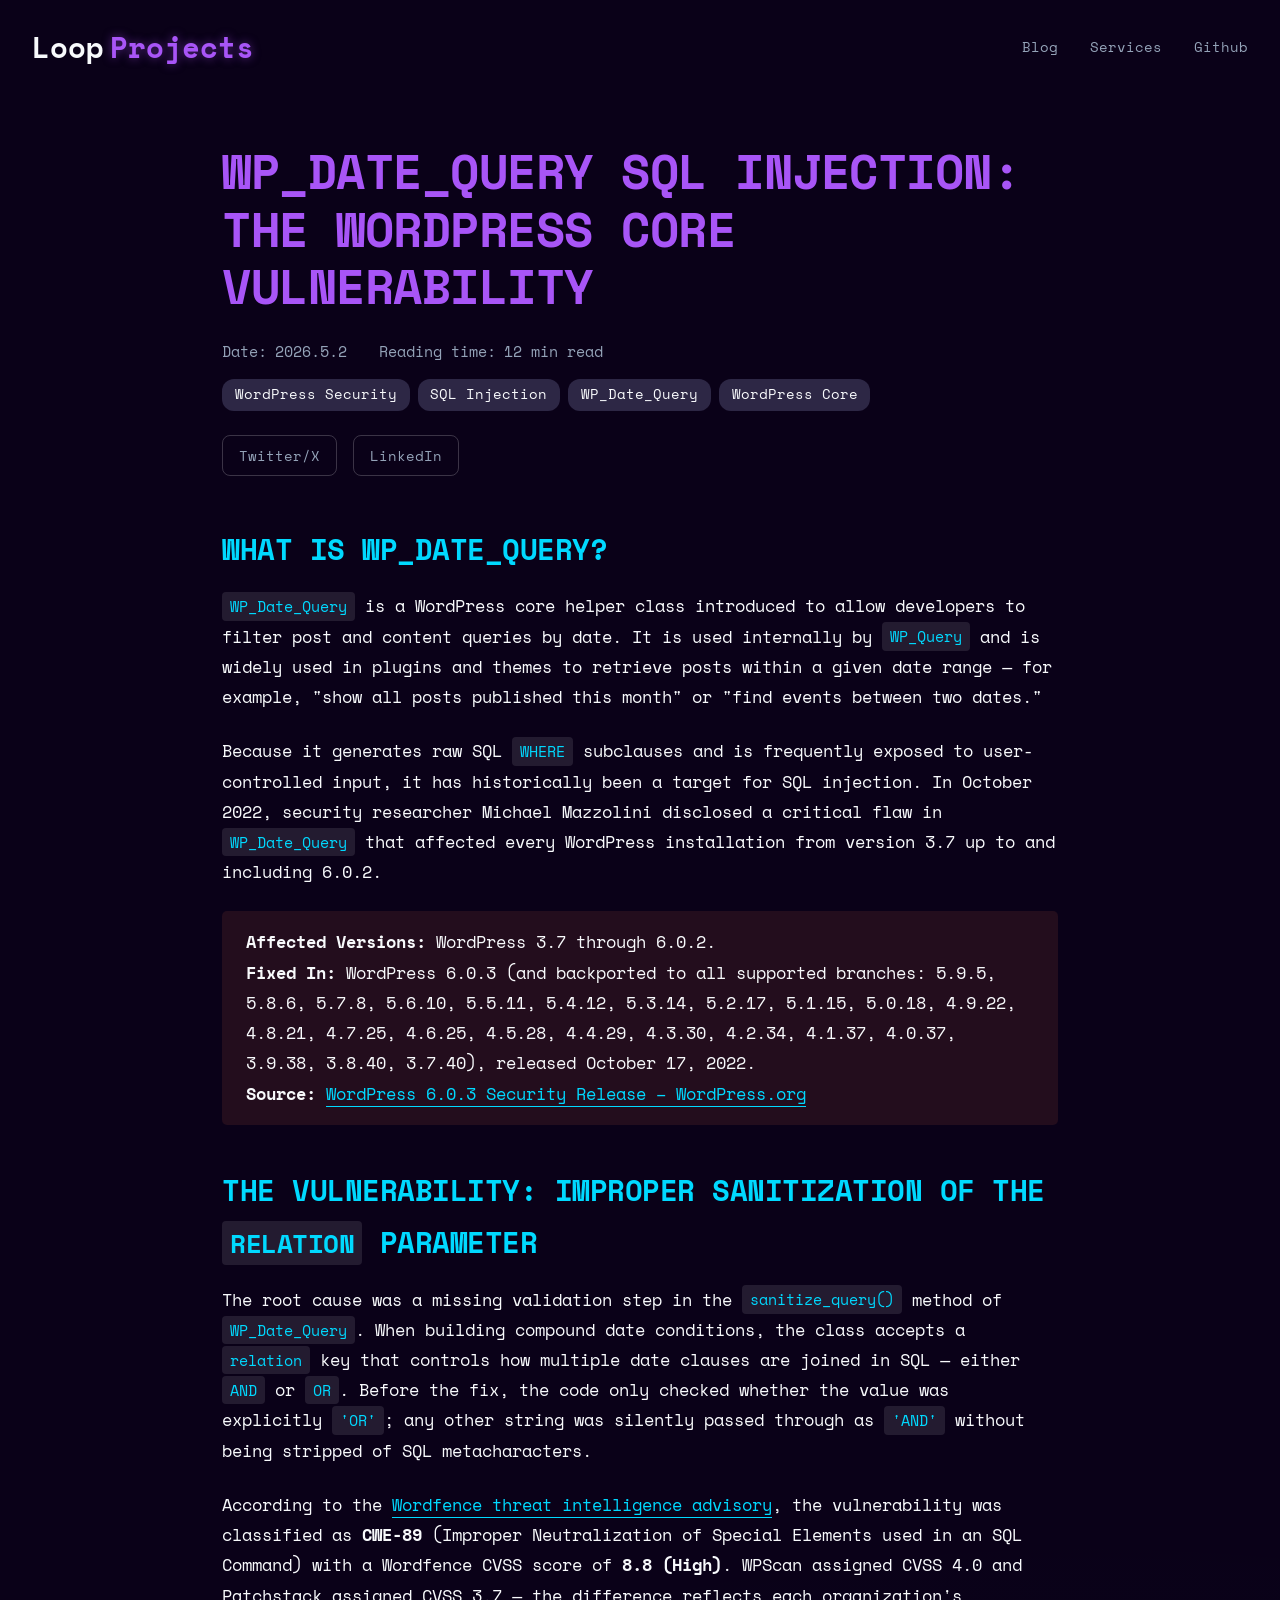
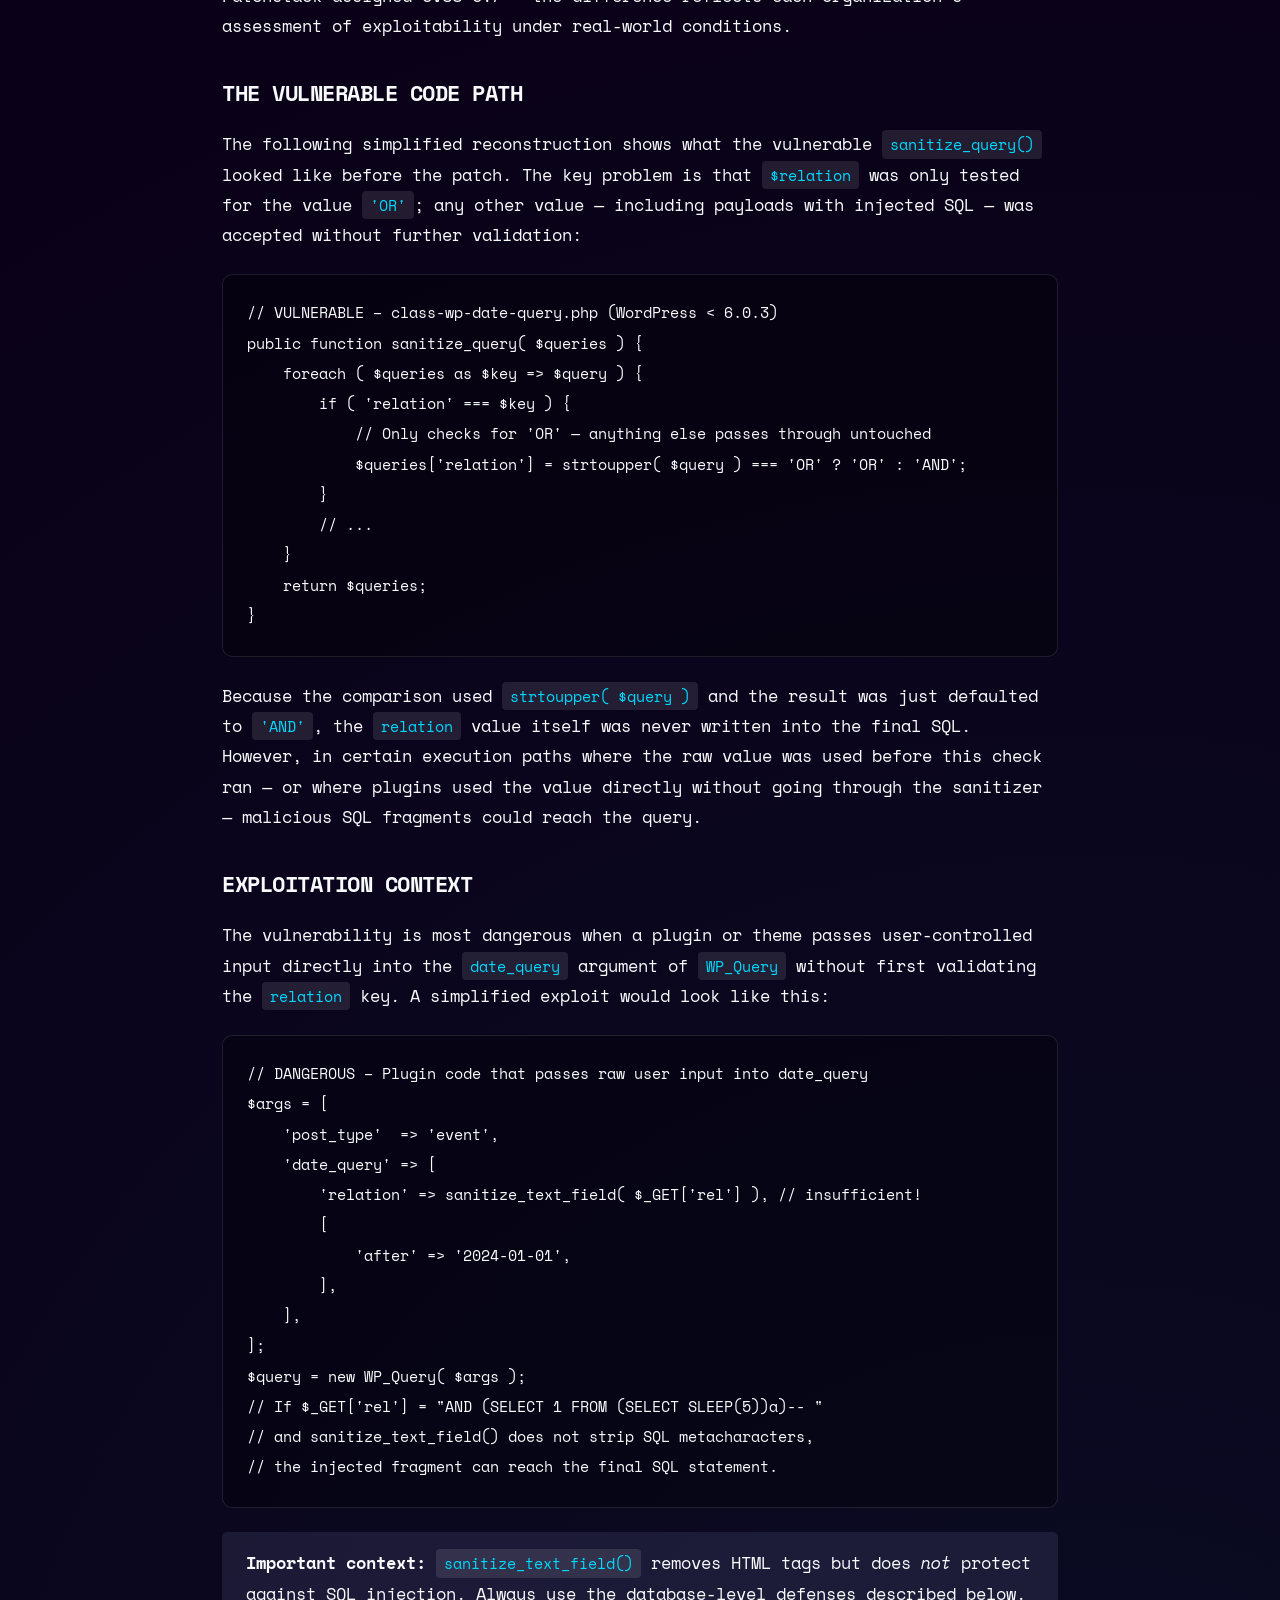
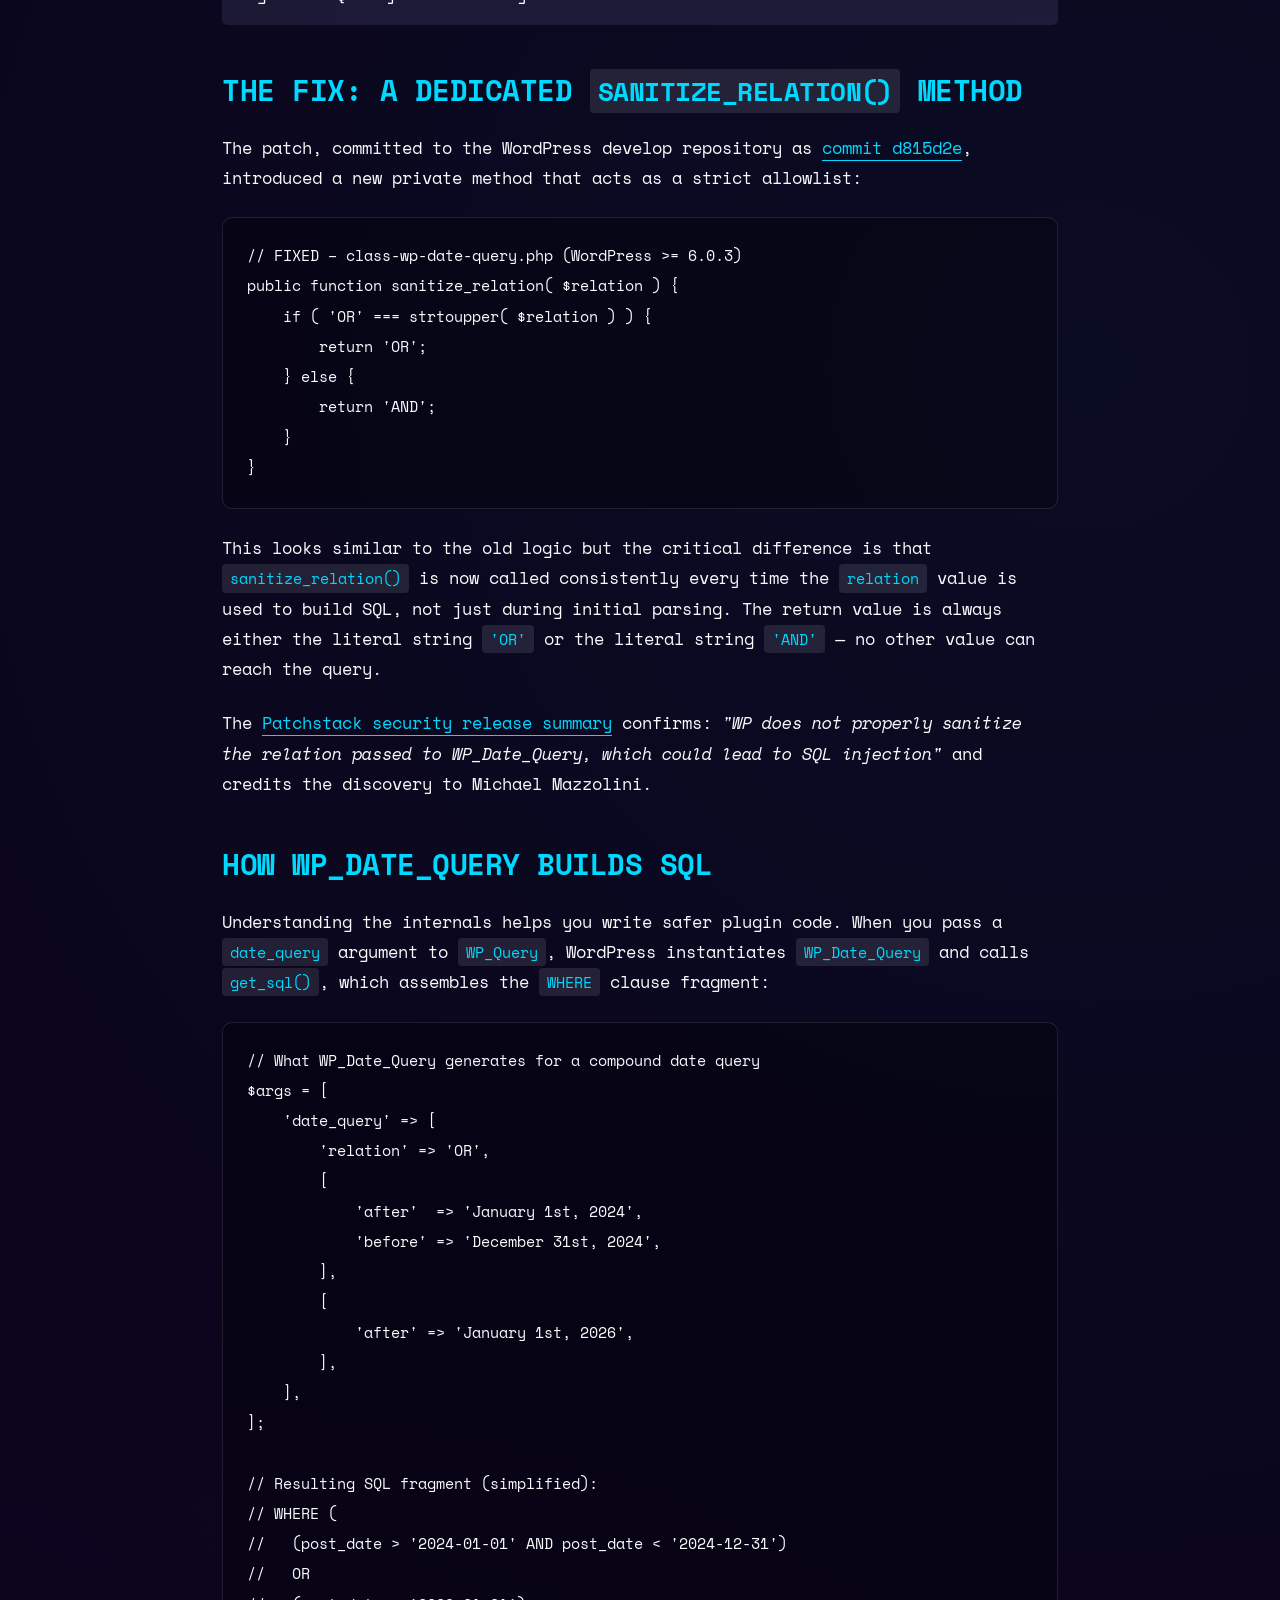
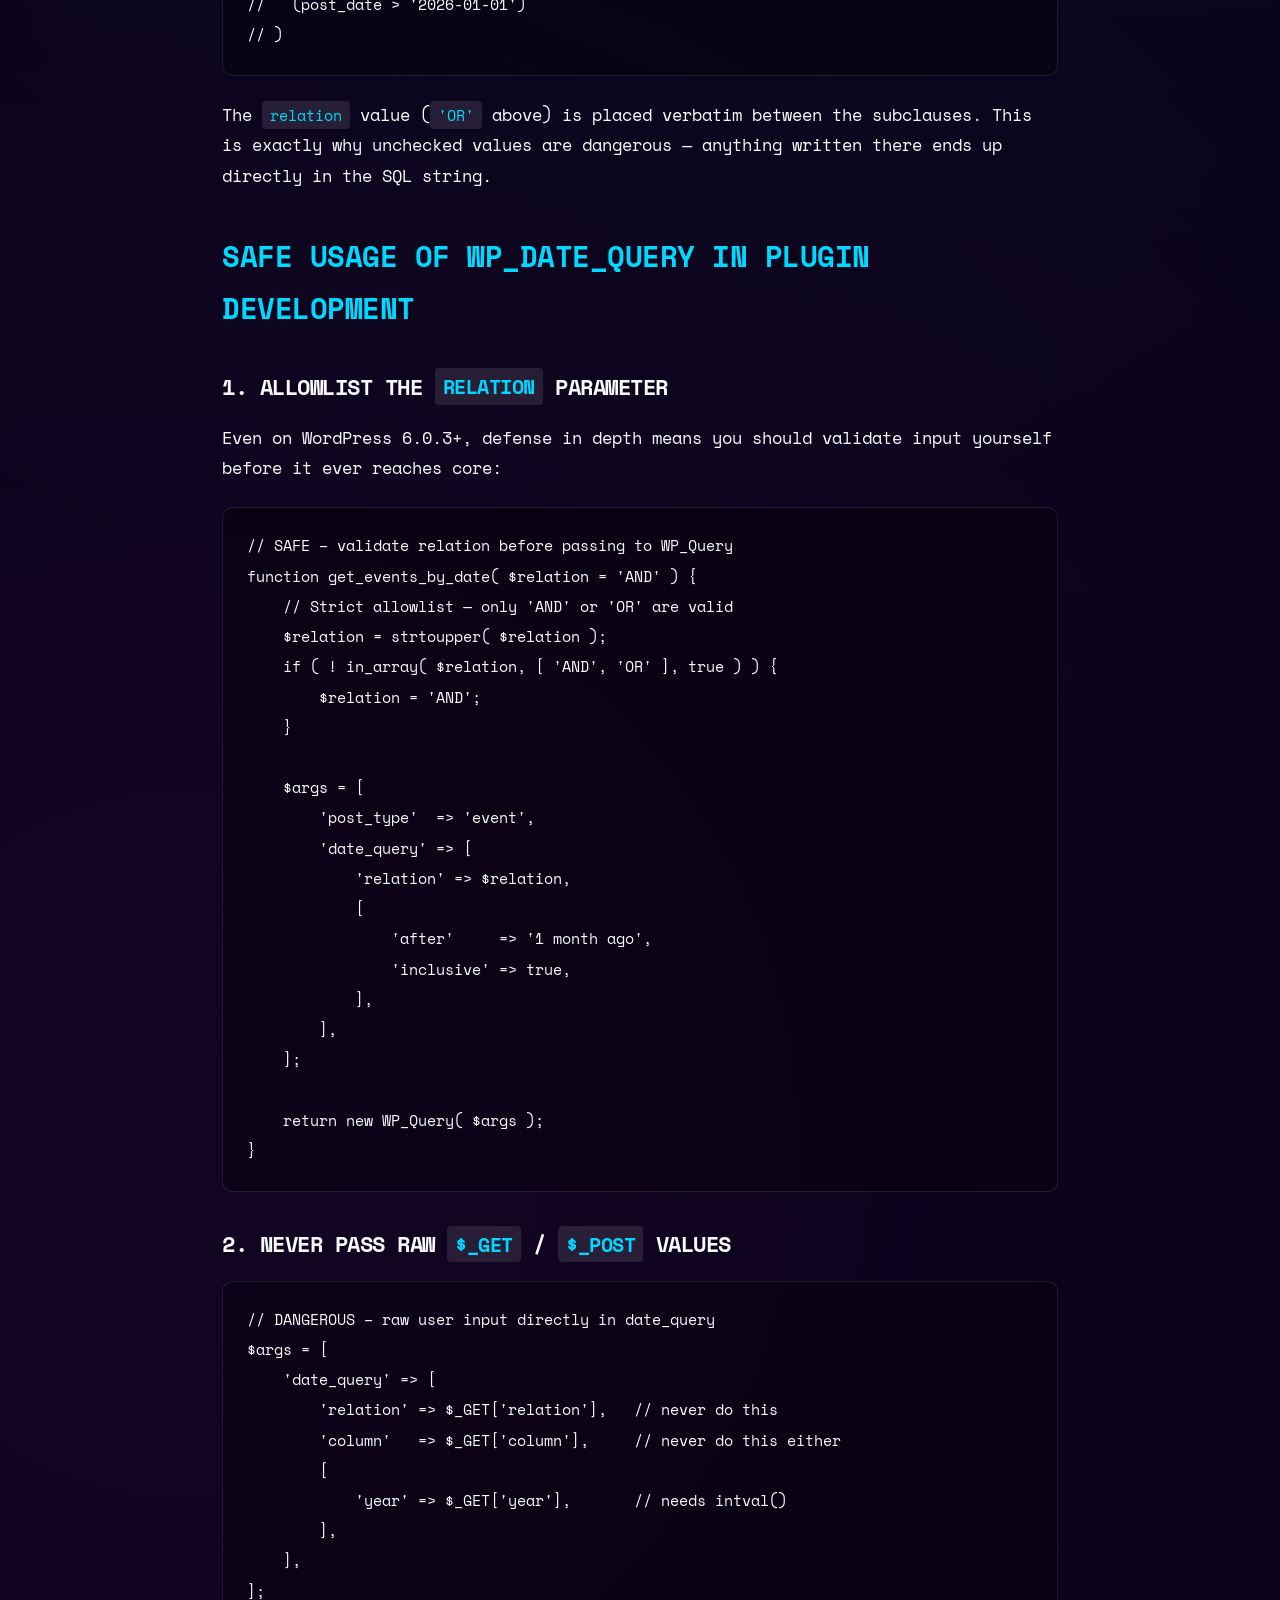
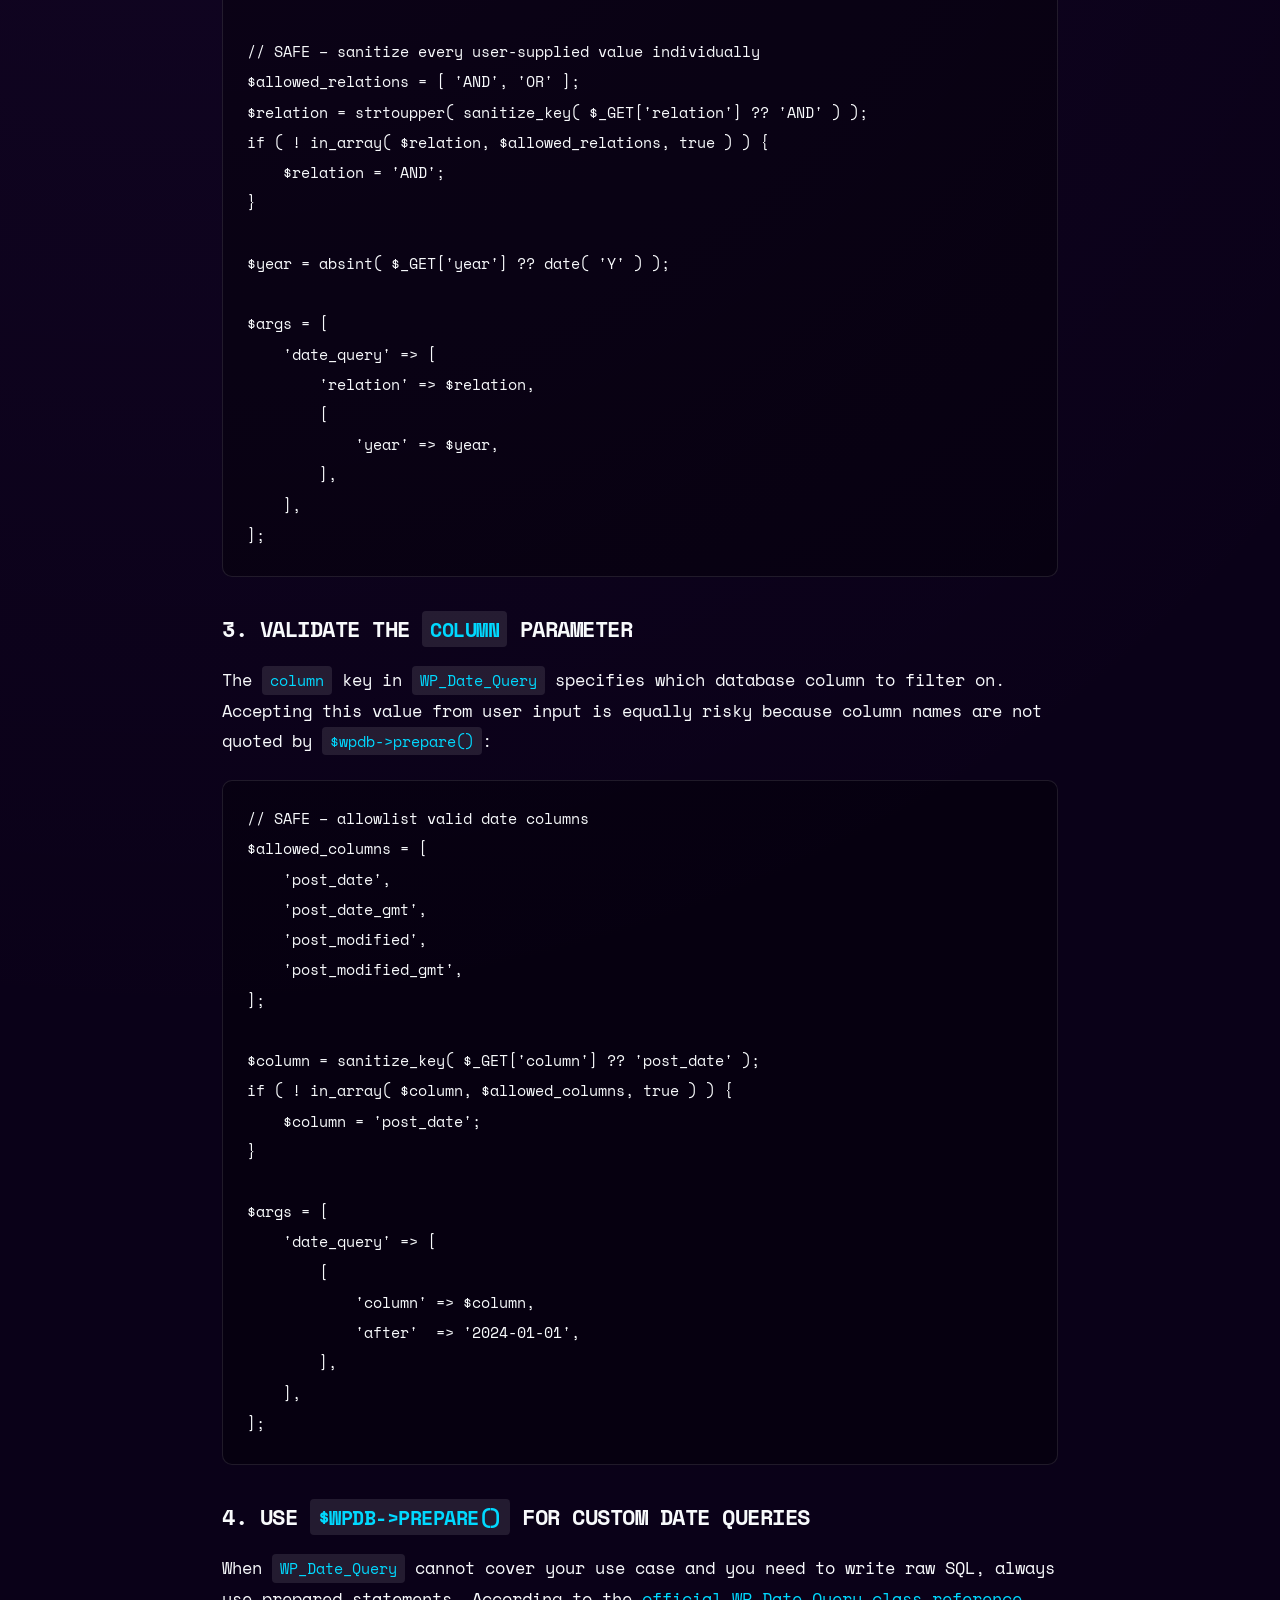
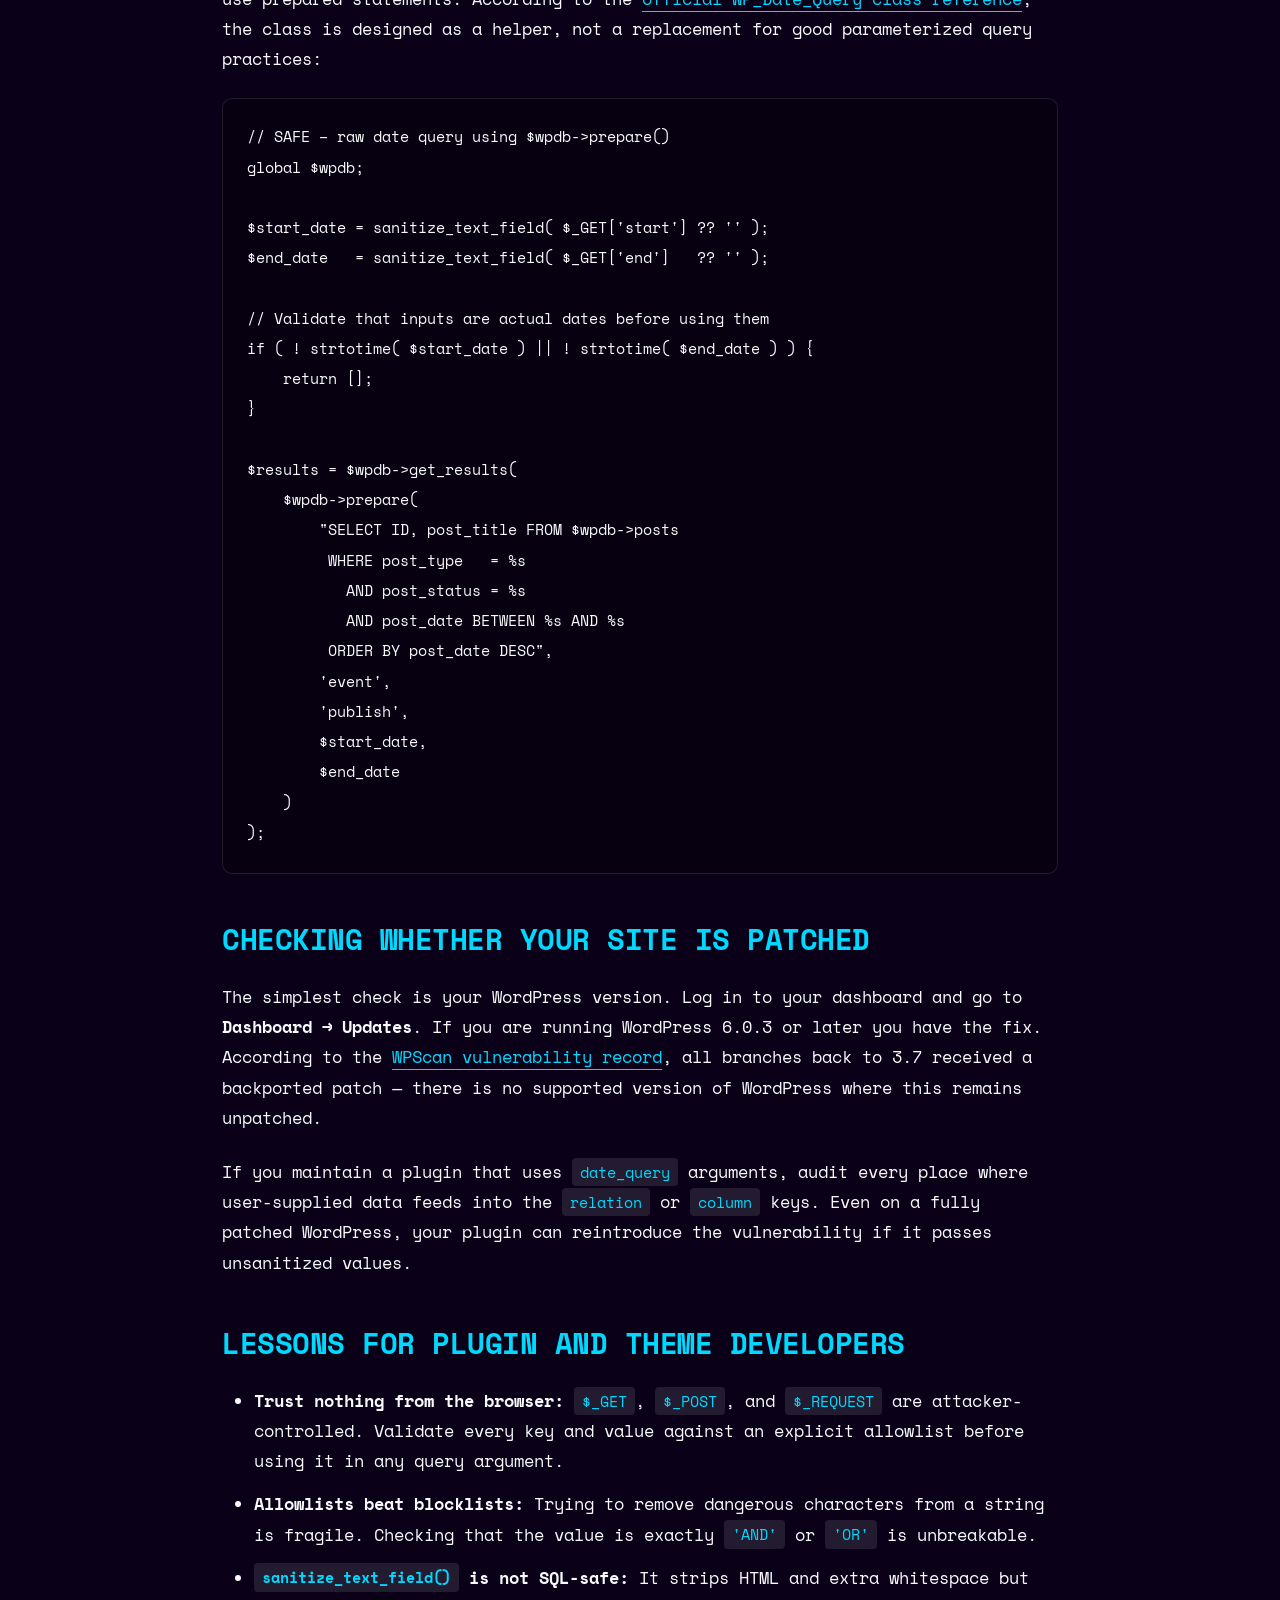
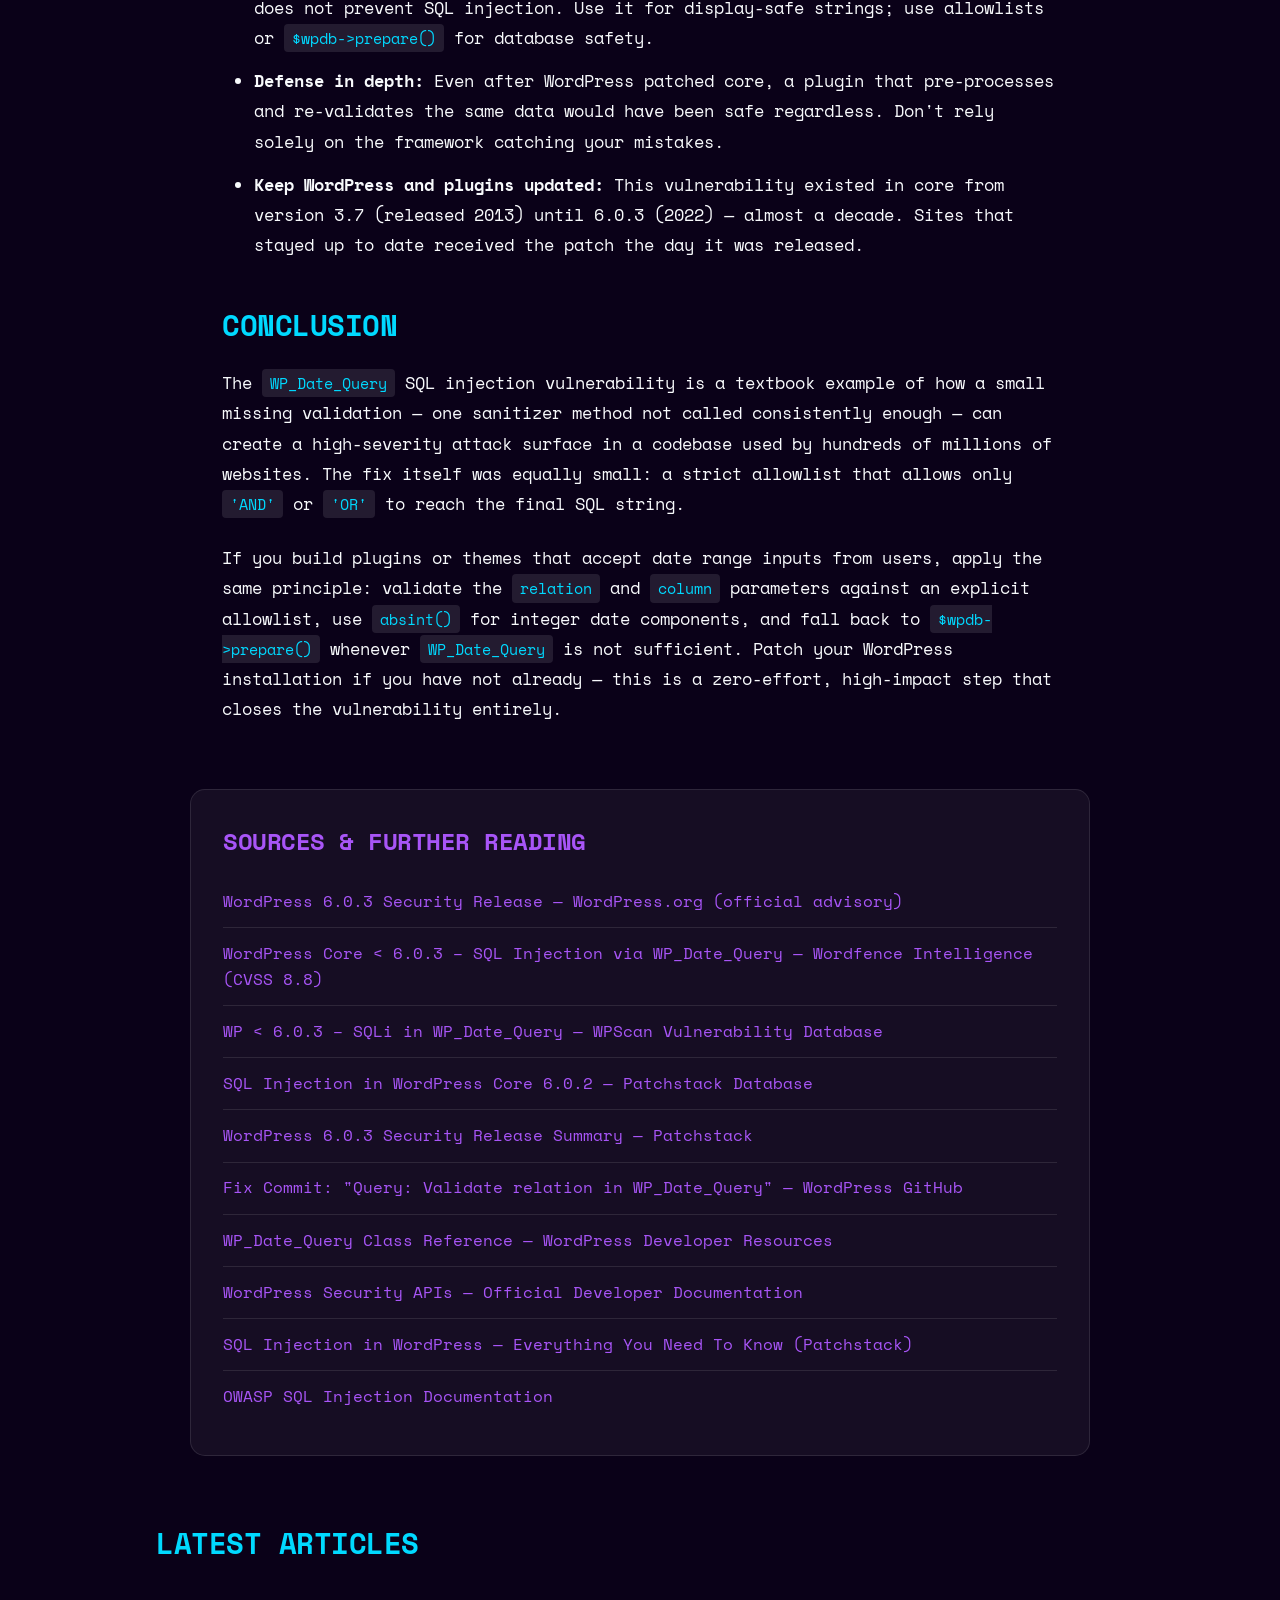
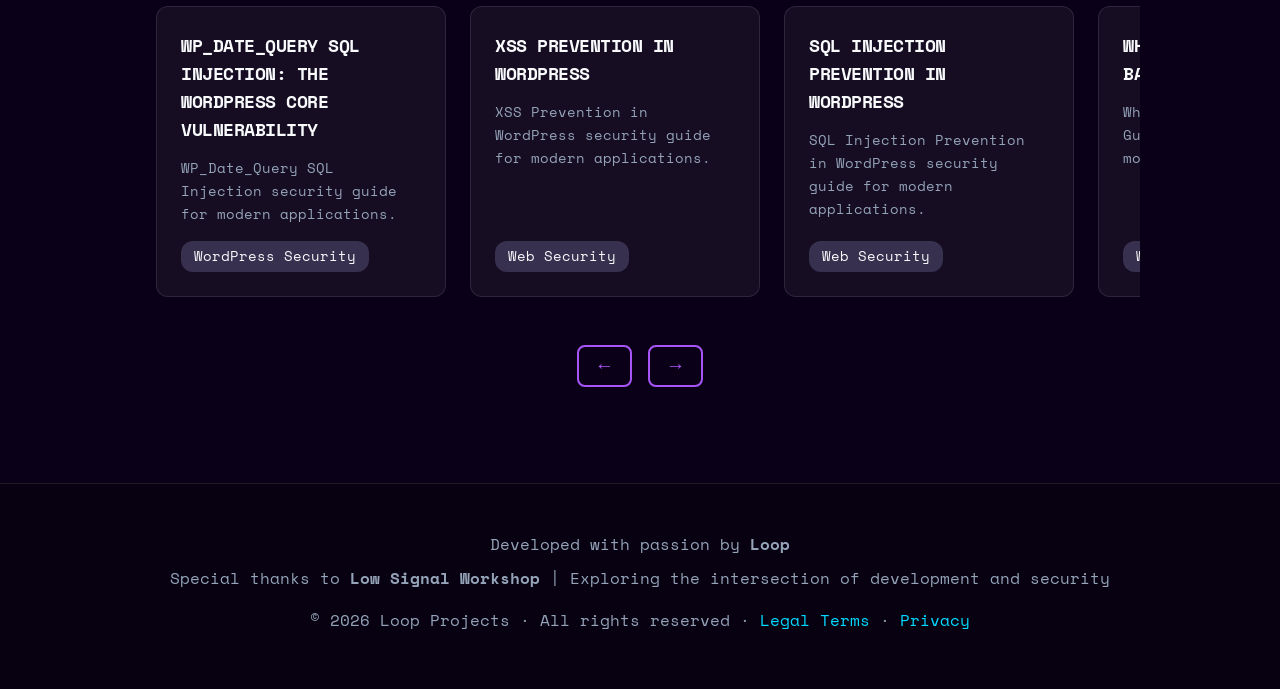
<file: articles/wp-date-query-sql-injection.html>
<!DOCTYPE html>
<html lang="en">
  <head>
    <!-- Google tag (gtag.js) -->
    <script async src="https://www.googletagmanager.com/gtag/js?id=AW-18130692145"></script>
    <script>
      window.dataLayer = window.dataLayer || [];
      function gtag(){dataLayer.push(arguments);}
      gtag('js', new Date());

      gtag('config', 'AW-18130692145');
    </script>
    <meta charset="UTF-8" />
    <meta name="viewport" content="width=device-width, initial-scale=1.0" />
    <title>WP_Date_Query SQL Injection: The WordPress Core Vulnerability - Loop Projects</title>
    <meta
      name="description"
      content="A deep dive into the WP_Date_Query SQL injection vulnerability patched in WordPress 6.0.3. Learn what went wrong, how it was fixed, and how to protect your plugins."
    />
    <!-- Canonical -->
    <link rel="canonical" href="https://pythonime-lab.github.io/loopprojects/articles/wp-date-query-sql-injection.html" />

    <!-- Open Graph -->
    <meta property="og:type" content="article" />
    <meta property="og:site_name" content="Loop Projects" />
    <meta property="og:url" content="https://pythonime-lab.github.io/loopprojects/articles/wp-date-query-sql-injection.html" />
    <meta property="og:title" content="WP_Date_Query SQL Injection: The WordPress Core Vulnerability - Loop Projects" />
    <meta property="og:description" content="A deep dive into the WP_Date_Query SQL injection vulnerability patched in WordPress 6.0.3. Learn what went wrong, how it was fixed, and how to protect your plugins." />

    <!-- Twitter Card -->
    <meta property="og:image" content="https://pythonime-lab.github.io/loopprojects/images/wordpress-malware-removal-hacked-website.jpg" />
    <meta name="twitter:card" content="summary_large_image" />
    <meta name="twitter:image" content="https://pythonime-lab.github.io/loopprojects/images/wordpress-malware-removal-hacked-website.jpg" />
    <meta name="twitter:title" content="WP_Date_Query SQL Injection: The WordPress Core Vulnerability - Loop Projects" />
    <meta name="twitter:description" content="A deep dive into the WP_Date_Query SQL injection vulnerability patched in WordPress 6.0.3. Learn what went wrong, how it was fixed, and how to protect your plugins." />

    <!-- Structured Data -->
    <script type="application/ld+json">
    {
      "@context": "https://schema.org",
      "@type": "Article",
      "headline": "WP_Date_Query SQL Injection: The WordPress Core Vulnerability",
      "datePublished": "2026-05-02",
      "dateModified": "2026-05-02",
      "author": {
        "@type": "Organization",
        "name": "Loop Projects",
        "url": "https://pythonime-lab.github.io/loopprojects/"
      },
      "publisher": {
        "@type": "Organization",
        "name": "Loop Projects"
      },
      "description": "A deep dive into the WP_Date_Query SQL injection vulnerability patched in WordPress 6.0.3. Learn what went wrong, how it was fixed, and how to protect your plugins.",
      "mainEntityOfPage": "https://pythonime-lab.github.io/loopprojects/articles/wp-date-query-sql-injection.html"
    }
    </script>

    <link rel="icon" type="image/svg+xml" href="../favicon.svg" />
    <link rel="stylesheet" href="../styles.css?v=2" />
    <script src="../articles.js?v=2"></script>
    <script src="../carousel.js?v=2"></script>
    <script src="../header.js?v=2"></script>
    <script src="../footer.js?v=2"></script>
  </head>
  <body>
    <div class="bg-animation">
      <div class="bg-circle"></div>
      <div class="bg-circle"></div>
    </div>

    <script>
      document.write(createHeader(true));
    </script>

    <article>
      <header class="article-header">
        <h1>WP_Date_Query SQL Injection: The WordPress Core Vulnerability</h1>

        <div class="article-metadata">
          <div class="metadata-item">
            <span>Date:</span>
            <span>2026.5.2</span>
          </div>
          <div class="metadata-item">
            <span>Reading time:</span>
            <span>12 min read</span>
          </div>
        </div>

        <div class="article-tags">
          <span class="article-tag">WordPress Security</span>
          <span class="article-tag">SQL Injection</span>
          <span class="article-tag">WP_Date_Query</span>
          <span class="article-tag">WordPress Core</span>
        </div>

        <div class="share-buttons">
          <a href="https://twitter.com/intent/tweet?url=https%3A%2F%2Fpythonime-lab.github.io%2Floopprojects%2Farticles%2Fwp-date-query-sql-injection.html&text=WP_Date_Query%20SQL%20Injection%3A%20The%20WordPress%20Core%20Vulnerability" target="_blank" rel="noopener noreferrer" class="share-button">Twitter/X</a>
          <a href="https://www.linkedin.com/sharing/share-offsite/?url=https%3A%2F%2Fpythonime-lab.github.io%2Floopprojects%2Farticles%2Fwp-date-query-sql-injection.html" target="_blank" rel="noopener noreferrer" class="share-button">LinkedIn</a>
        </div>
      </header>

      <div class="article-content">
        <h2>What Is WP_Date_Query?</h2>

        <p>
          <code>WP_Date_Query</code> is a WordPress core helper class introduced
          to allow developers to filter post and content queries by date. It is
          used internally by <code>WP_Query</code> and is widely used in plugins
          and themes to retrieve posts within a given date range — for example,
          "show all posts published this month" or "find events between two
          dates."
        </p>

        <p>
          Because it generates raw SQL <code>WHERE</code> subclauses and is
          frequently exposed to user-controlled input, it has historically been
          a target for SQL injection. In October 2022, security researcher
          Michael Mazzolini disclosed a critical flaw in <code>WP_Date_Query</code>
          that affected every WordPress installation from version 3.7 up to and
          including 6.0.2.
        </p>

        <div class="warning-box">
          <strong>Affected Versions:</strong> WordPress 3.7 through 6.0.2.<br />
          <strong>Fixed In:</strong> WordPress 6.0.3 (and backported to all
          supported branches: 5.9.5, 5.8.6, 5.7.8, 5.6.10, 5.5.11, 5.4.12,
          5.3.14, 5.2.17, 5.1.15, 5.0.18, 4.9.22, 4.8.21, 4.7.25, 4.6.25,
          4.5.28, 4.4.29, 4.3.30, 4.2.34, 4.1.37, 4.0.37, 3.9.38, 3.8.40,
          3.7.40), released October 17, 2022.<br />
          <strong>Source:</strong>
          <a href="https://wordpress.org/news/2022/10/wordpress-6-0-3-security-release/" target="_blank" rel="noopener noreferrer">WordPress 6.0.3 Security Release – WordPress.org</a>
        </div>

        <h2>The Vulnerability: Improper Sanitization of the <code>relation</code> Parameter</h2>

        <p>
          The root cause was a missing validation step in the
          <code>sanitize_query()</code> method of <code>WP_Date_Query</code>.
          When building compound date conditions, the class accepts a
          <code>relation</code> key that controls how multiple date clauses are
          joined in SQL — either <code>AND</code> or <code>OR</code>. Before the
          fix, the code only checked whether the value was explicitly
          <code>'OR'</code>; any other string was silently passed through as
          <code>'AND'</code> without being stripped of SQL metacharacters.
        </p>

        <p>
          According to the
          <a href="https://www.wordfence.com/threat-intel/vulnerabilities/wordpress-core/wordpress-core-603-sql-injection-via-wp-date-query" target="_blank" rel="noopener noreferrer">Wordfence threat intelligence advisory</a>,
          the vulnerability was classified as <strong>CWE-89</strong> (Improper
          Neutralization of Special Elements used in an SQL Command) with a
          Wordfence CVSS score of <strong>8.8 (High)</strong>. WPScan assigned
          CVSS 4.0 and Patchstack assigned CVSS 3.7 — the difference reflects
          each organization's assessment of exploitability under real-world
          conditions.
        </p>

        <h3>The Vulnerable Code Path</h3>

        <p>
          The following simplified reconstruction shows what the vulnerable
          <code>sanitize_query()</code> looked like before the patch. The key
          problem is that <code>$relation</code> was only tested for the value
          <code>'OR'</code>; any other value — including payloads with
          injected SQL — was accepted without further validation:
        </p>

        <pre><code>// VULNERABLE – class-wp-date-query.php (WordPress < 6.0.3)
public function sanitize_query( $queries ) {
    foreach ( $queries as $key => $query ) {
        if ( 'relation' === $key ) {
            // Only checks for 'OR' — anything else passes through untouched
            $queries['relation'] = strtoupper( $query ) === 'OR' ? 'OR' : 'AND';
        }
        // ...
    }
    return $queries;
}</code></pre>

        <p>
          Because the comparison used <code>strtoupper( $query )</code> and
          the result was just defaulted to <code>'AND'</code>, the
          <code>relation</code> value itself was never written into the final
          SQL. However, in certain execution paths where the raw value was used
          before this check ran — or where plugins used the value directly
          without going through the sanitizer — malicious SQL fragments could
          reach the query.
        </p>

        <h3>Exploitation Context</h3>

        <p>
          The vulnerability is most dangerous when a plugin or theme passes
          user-controlled input directly into the <code>date_query</code>
          argument of <code>WP_Query</code> without first validating the
          <code>relation</code> key. A simplified exploit would look like this:
        </p>

        <pre><code>// DANGEROUS – Plugin code that passes raw user input into date_query
$args = [
    'post_type'  => 'event',
    'date_query' => [
        'relation' => sanitize_text_field( $_GET['rel'] ), // insufficient!
        [
            'after' => '2024-01-01',
        ],
    ],
];
$query = new WP_Query( $args );
// If $_GET['rel'] = "AND (SELECT 1 FROM (SELECT SLEEP(5))a)-- "
// and sanitize_text_field() does not strip SQL metacharacters,
// the injected fragment can reach the final SQL statement.</code></pre>

        <div class="info-box">
          <strong>Important context:</strong> <code>sanitize_text_field()</code>
          removes HTML tags but does <em>not</em> protect against SQL injection.
          Always use the database-level defenses described below.
        </div>

        <h2>The Fix: A Dedicated <code>sanitize_relation()</code> Method</h2>

        <p>
          The patch, committed to the WordPress develop repository as
          <a href="https://github.com/WordPress/wordpress-develop/commit/d815d2e8b2a7c2be6694b49276ba3eee5166c21f" target="_blank" rel="noopener noreferrer">commit d815d2e</a>,
          introduced a new private method that acts as a strict allowlist:
        </p>

        <pre><code>// FIXED – class-wp-date-query.php (WordPress >= 6.0.3)
public function sanitize_relation( $relation ) {
    if ( 'OR' === strtoupper( $relation ) ) {
        return 'OR';
    } else {
        return 'AND';
    }
}</code></pre>

        <p>
          This looks similar to the old logic but the critical difference is
          that <code>sanitize_relation()</code> is now called consistently every
          time the <code>relation</code> value is used to build SQL, not just
          during initial parsing. The return value is always either the literal
          string <code>'OR'</code> or the literal string <code>'AND'</code> —
          no other value can reach the query.
        </p>

        <p>
          The
          <a href="https://patchstack.com/articles/wordpress-6-0-3-security-release-summary/" target="_blank" rel="noopener noreferrer">Patchstack security release summary</a>
          confirms: <em>"WP does not properly sanitize the relation passed to
          WP_Date_Query, which could lead to SQL injection"</em> and credits
          the discovery to Michael Mazzolini.
        </p>

        <h2>How WP_Date_Query Builds SQL</h2>

        <p>
          Understanding the internals helps you write safer plugin code. When
          you pass a <code>date_query</code> argument to <code>WP_Query</code>,
          WordPress instantiates <code>WP_Date_Query</code> and calls
          <code>get_sql()</code>, which assembles the
          <code>WHERE</code> clause fragment:
        </p>

        <pre><code>// What WP_Date_Query generates for a compound date query
$args = [
    'date_query' => [
        'relation' => 'OR',
        [
            'after'  => 'January 1st, 2024',
            'before' => 'December 31st, 2024',
        ],
        [
            'after' => 'January 1st, 2026',
        ],
    ],
];

// Resulting SQL fragment (simplified):
// WHERE (
//   (post_date > '2024-01-01' AND post_date < '2024-12-31')
//   OR
//   (post_date > '2026-01-01')
// )</code></pre>

        <p>
          The <code>relation</code> value (<code>'OR'</code> above) is placed
          verbatim between the subclauses. This is exactly why unchecked values
          are dangerous — anything written there ends up directly in the SQL
          string.
        </p>

        <h2>Safe Usage of WP_Date_Query in Plugin Development</h2>

        <h3>1. Allowlist the <code>relation</code> Parameter</h3>

        <p>
          Even on WordPress 6.0.3+, defense in depth means you should
          validate input yourself before it ever reaches core:
        </p>

        <pre><code>// SAFE – validate relation before passing to WP_Query
function get_events_by_date( $relation = 'AND' ) {
    // Strict allowlist — only 'AND' or 'OR' are valid
    $relation = strtoupper( $relation );
    if ( ! in_array( $relation, [ 'AND', 'OR' ], true ) ) {
        $relation = 'AND';
    }

    $args = [
        'post_type'  => 'event',
        'date_query' => [
            'relation' => $relation,
            [
                'after'     => '1 month ago',
                'inclusive' => true,
            ],
        ],
    ];

    return new WP_Query( $args );
}</code></pre>

        <h3>2. Never Pass Raw <code>$_GET</code> / <code>$_POST</code> Values</h3>

        <pre><code>// DANGEROUS – raw user input directly in date_query
$args = [
    'date_query' => [
        'relation' => $_GET['relation'],   // never do this
        'column'   => $_GET['column'],     // never do this either
        [
            'year' => $_GET['year'],       // needs intval()
        ],
    ],
];

// SAFE – sanitize every user-supplied value individually
$allowed_relations = [ 'AND', 'OR' ];
$relation = strtoupper( sanitize_key( $_GET['relation'] ?? 'AND' ) );
if ( ! in_array( $relation, $allowed_relations, true ) ) {
    $relation = 'AND';
}

$year = absint( $_GET['year'] ?? date( 'Y' ) );

$args = [
    'date_query' => [
        'relation' => $relation,
        [
            'year' => $year,
        ],
    ],
];</code></pre>

        <h3>3. Validate the <code>column</code> Parameter</h3>

        <p>
          The <code>column</code> key in <code>WP_Date_Query</code> specifies
          which database column to filter on. Accepting this value from user
          input is equally risky because column names are not quoted by
          <code>$wpdb->prepare()</code>:
        </p>

        <pre><code>// SAFE – allowlist valid date columns
$allowed_columns = [
    'post_date',
    'post_date_gmt',
    'post_modified',
    'post_modified_gmt',
];

$column = sanitize_key( $_GET['column'] ?? 'post_date' );
if ( ! in_array( $column, $allowed_columns, true ) ) {
    $column = 'post_date';
}

$args = [
    'date_query' => [
        [
            'column' => $column,
            'after'  => '2024-01-01',
        ],
    ],
];</code></pre>

        <h3>4. Use <code>$wpdb->prepare()</code> for Custom Date Queries</h3>

        <p>
          When <code>WP_Date_Query</code> cannot cover your use case and you
          need to write raw SQL, always use prepared statements. According to
          the
          <a href="https://developer.wordpress.org/reference/classes/wp_date_query/" target="_blank" rel="noopener noreferrer">official WP_Date_Query class reference</a>,
          the class is designed as a helper, not a replacement for good
          parameterized query practices:
        </p>

        <pre><code>// SAFE – raw date query using $wpdb->prepare()
global $wpdb;

$start_date = sanitize_text_field( $_GET['start'] ?? '' );
$end_date   = sanitize_text_field( $_GET['end']   ?? '' );

// Validate that inputs are actual dates before using them
if ( ! strtotime( $start_date ) || ! strtotime( $end_date ) ) {
    return [];
}

$results = $wpdb->get_results(
    $wpdb->prepare(
        "SELECT ID, post_title FROM $wpdb->posts
         WHERE post_type   = %s
           AND post_status = %s
           AND post_date BETWEEN %s AND %s
         ORDER BY post_date DESC",
        'event',
        'publish',
        $start_date,
        $end_date
    )
);</code></pre>

        <h2>Checking Whether Your Site Is Patched</h2>

        <p>
          The simplest check is your WordPress version. Log in to your dashboard
          and go to <strong>Dashboard → Updates</strong>. If you are running
          WordPress 6.0.3 or later you have the fix. According to the
          <a href="https://wpscan.com/vulnerability/1da03338-557f-4cb6-9a65-3379df4cce47/" target="_blank" rel="noopener noreferrer">WPScan vulnerability record</a>,
          all branches back to 3.7 received a backported patch — there is no
          supported version of WordPress where this remains unpatched.
        </p>

        <p>
          If you maintain a plugin that uses <code>date_query</code> arguments,
          audit every place where user-supplied data feeds into the
          <code>relation</code> or <code>column</code> keys. Even on a fully
          patched WordPress, your plugin can reintroduce the vulnerability if
          it passes unsanitized values.
        </p>

        <h2>Lessons for Plugin and Theme Developers</h2>

        <ul>
          <li>
            <strong>Trust nothing from the browser:</strong> <code>$_GET</code>,
            <code>$_POST</code>, and <code>$_REQUEST</code> are attacker-controlled.
            Validate every key and value against an explicit allowlist before
            using it in any query argument.
          </li>
          <li>
            <strong>Allowlists beat blocklists:</strong> Trying to remove
            dangerous characters from a string is fragile. Checking that the
            value is exactly <code>'AND'</code> or <code>'OR'</code> is
            unbreakable.
          </li>
          <li>
            <strong><code>sanitize_text_field()</code> is not SQL-safe:</strong>
            It strips HTML and extra whitespace but does not prevent SQL
            injection. Use it for display-safe strings; use allowlists or
            <code>$wpdb->prepare()</code> for database safety.
          </li>
          <li>
            <strong>Defense in depth:</strong> Even after WordPress patched
            core, a plugin that pre-processes and re-validates the same data
            would have been safe regardless. Don't rely solely on the framework
            catching your mistakes.
          </li>
          <li>
            <strong>Keep WordPress and plugins updated:</strong> This
            vulnerability existed in core from version 3.7 (released 2013)
            until 6.0.3 (2022) — almost a decade. Sites that stayed up to date
            received the patch the day it was released.
          </li>
        </ul>

        <h2>Conclusion</h2>

        <p>
          The <code>WP_Date_Query</code> SQL injection vulnerability is a
          textbook example of how a small missing validation — one sanitizer
          method not called consistently enough — can create a high-severity
          attack surface in a codebase used by hundreds of millions of websites.
          The fix itself was equally small: a strict allowlist that allows only
          <code>'AND'</code> or <code>'OR'</code> to reach the final SQL string.
        </p>

        <p>
          If you build plugins or themes that accept date range inputs from
          users, apply the same principle: validate the <code>relation</code>
          and <code>column</code> parameters against an explicit allowlist,
          use <code>absint()</code> for integer date components, and fall back
          to <code>$wpdb->prepare()</code> whenever <code>WP_Date_Query</code>
          is not sufficient. Patch your WordPress installation if you have not
          already — this is a zero-effort, high-impact step that closes the
          vulnerability entirely.
        </p>
      </div>

      <div class="resources-section">
        <h3>Sources &amp; Further Reading</h3>
        <ul class="resources-list">
          <li>
            <a href="https://wordpress.org/news/2022/10/wordpress-6-0-3-security-release/" target="_blank" rel="noopener noreferrer">
              WordPress 6.0.3 Security Release — WordPress.org (official advisory)
            </a>
          </li>
          <li>
            <a href="https://www.wordfence.com/threat-intel/vulnerabilities/wordpress-core/wordpress-core-603-sql-injection-via-wp-date-query" target="_blank" rel="noopener noreferrer">
              WordPress Core &lt; 6.0.3 – SQL Injection via WP_Date_Query — Wordfence Intelligence (CVSS 8.8)
            </a>
          </li>
          <li>
            <a href="https://wpscan.com/vulnerability/1da03338-557f-4cb6-9a65-3379df4cce47/" target="_blank" rel="noopener noreferrer">
              WP &lt; 6.0.3 – SQLi in WP_Date_Query — WPScan Vulnerability Database
            </a>
          </li>
          <li>
            <a href="https://patchstack.com/database/vulnerability/wordpress/wordpress-core-6-0-2-sql-injection-sqli-vulnerability" target="_blank" rel="noopener noreferrer">
              SQL Injection in WordPress Core 6.0.2 — Patchstack Database
            </a>
          </li>
          <li>
            <a href="https://patchstack.com/articles/wordpress-6-0-3-security-release-summary/" target="_blank" rel="noopener noreferrer">
              WordPress 6.0.3 Security Release Summary — Patchstack
            </a>
          </li>
          <li>
            <a href="https://github.com/WordPress/wordpress-develop/commit/d815d2e8b2a7c2be6694b49276ba3eee5166c21f" target="_blank" rel="noopener noreferrer">
              Fix Commit: "Query: Validate relation in WP_Date_Query" — WordPress GitHub
            </a>
          </li>
          <li>
            <a href="https://developer.wordpress.org/reference/classes/wp_date_query/" target="_blank" rel="noopener noreferrer">
              WP_Date_Query Class Reference — WordPress Developer Resources
            </a>
          </li>
          <li>
            <a href="https://developer.wordpress.org/apis/security/" target="_blank" rel="noopener noreferrer">
              WordPress Security APIs — Official Developer Documentation
            </a>
          </li>
          <li>
            <a href="https://patchstack.com/articles/sql-injection/" target="_blank" rel="noopener noreferrer">
              SQL Injection in WordPress — Everything You Need To Know (Patchstack)
            </a>
          </li>
          <li>
            <a href="https://owasp.org/www-community/attacks/SQL_Injection" target="_blank" rel="noopener noreferrer">
              OWASP SQL Injection Documentation
            </a>
          </li>
        </ul>
      </div>

      <div class="related-articles">
        <h2>Latest Articles</h2>
        <div class="carousel-wrapper">
          <div class="articles-carousel" id="relatedCarousel">
            <!-- Generated by JavaScript from articles.js -->
          </div>
          <span class="pixel-rain left" aria-hidden="true">
            <span class="pixel"></span>
            <span class="pixel"></span>
            <span class="pixel"></span>
            <span class="pixel"></span>
            <span class="pixel"></span>
            <span class="pixel"></span>
            <span class="pixel"></span>
            <span class="pixel"></span>
          </span>
          <span class="pixel-rain right" aria-hidden="true">
            <span class="pixel"></span>
            <span class="pixel"></span>
            <span class="pixel"></span>
            <span class="pixel"></span>
            <span class="pixel"></span>
            <span class="pixel"></span>
            <span class="pixel"></span>
            <span class="pixel"></span>
          </span>
        </div>
        <div class="carousel-nav">
          <button class="carousel-nav-btn prev" onclick="scrollCarousel(-1)">
            ←
          </button>
          <button class="carousel-nav-btn next" onclick="scrollCarousel(1)">
            →
          </button>
        </div>
      </div>
    </article>

    <script>
      document.write(createFooter(true));
    </script>

    <script>
      initializeArticleCarousel();
    </script>
  </body>
</html>
</file>
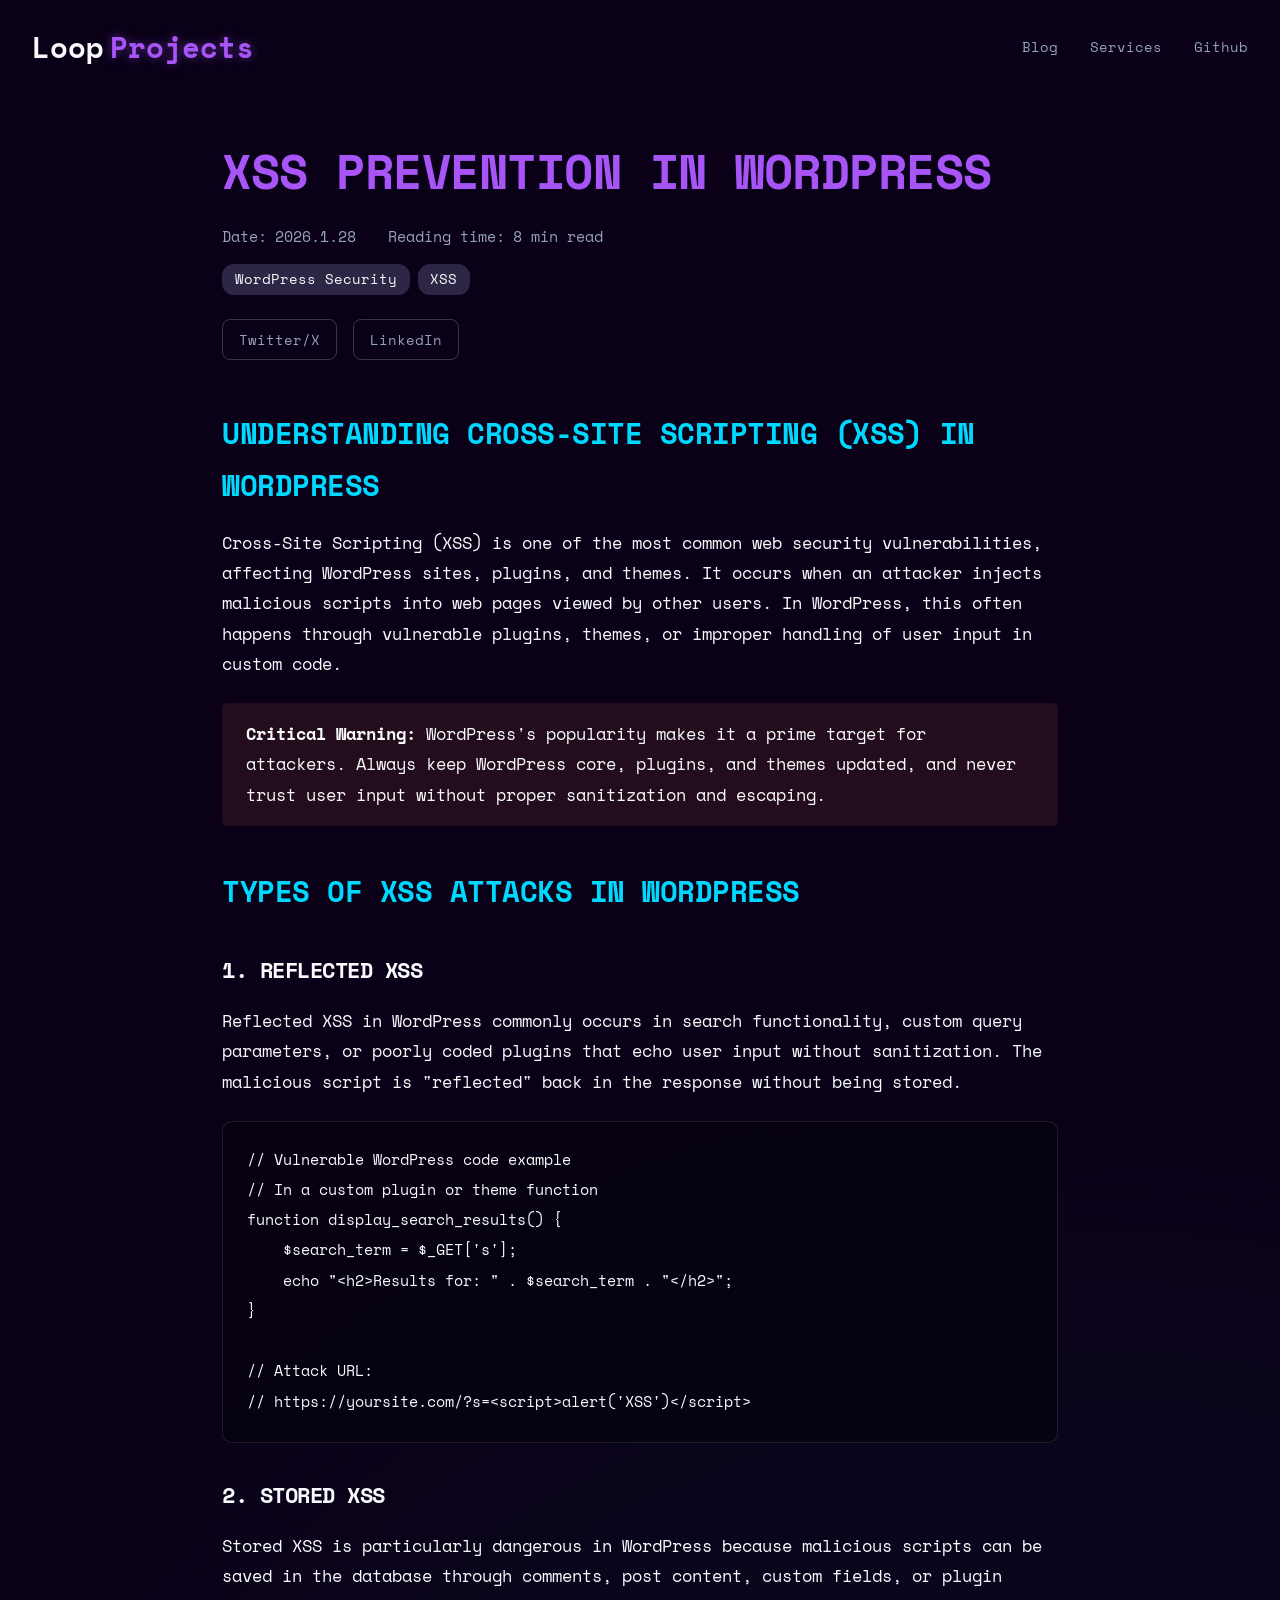
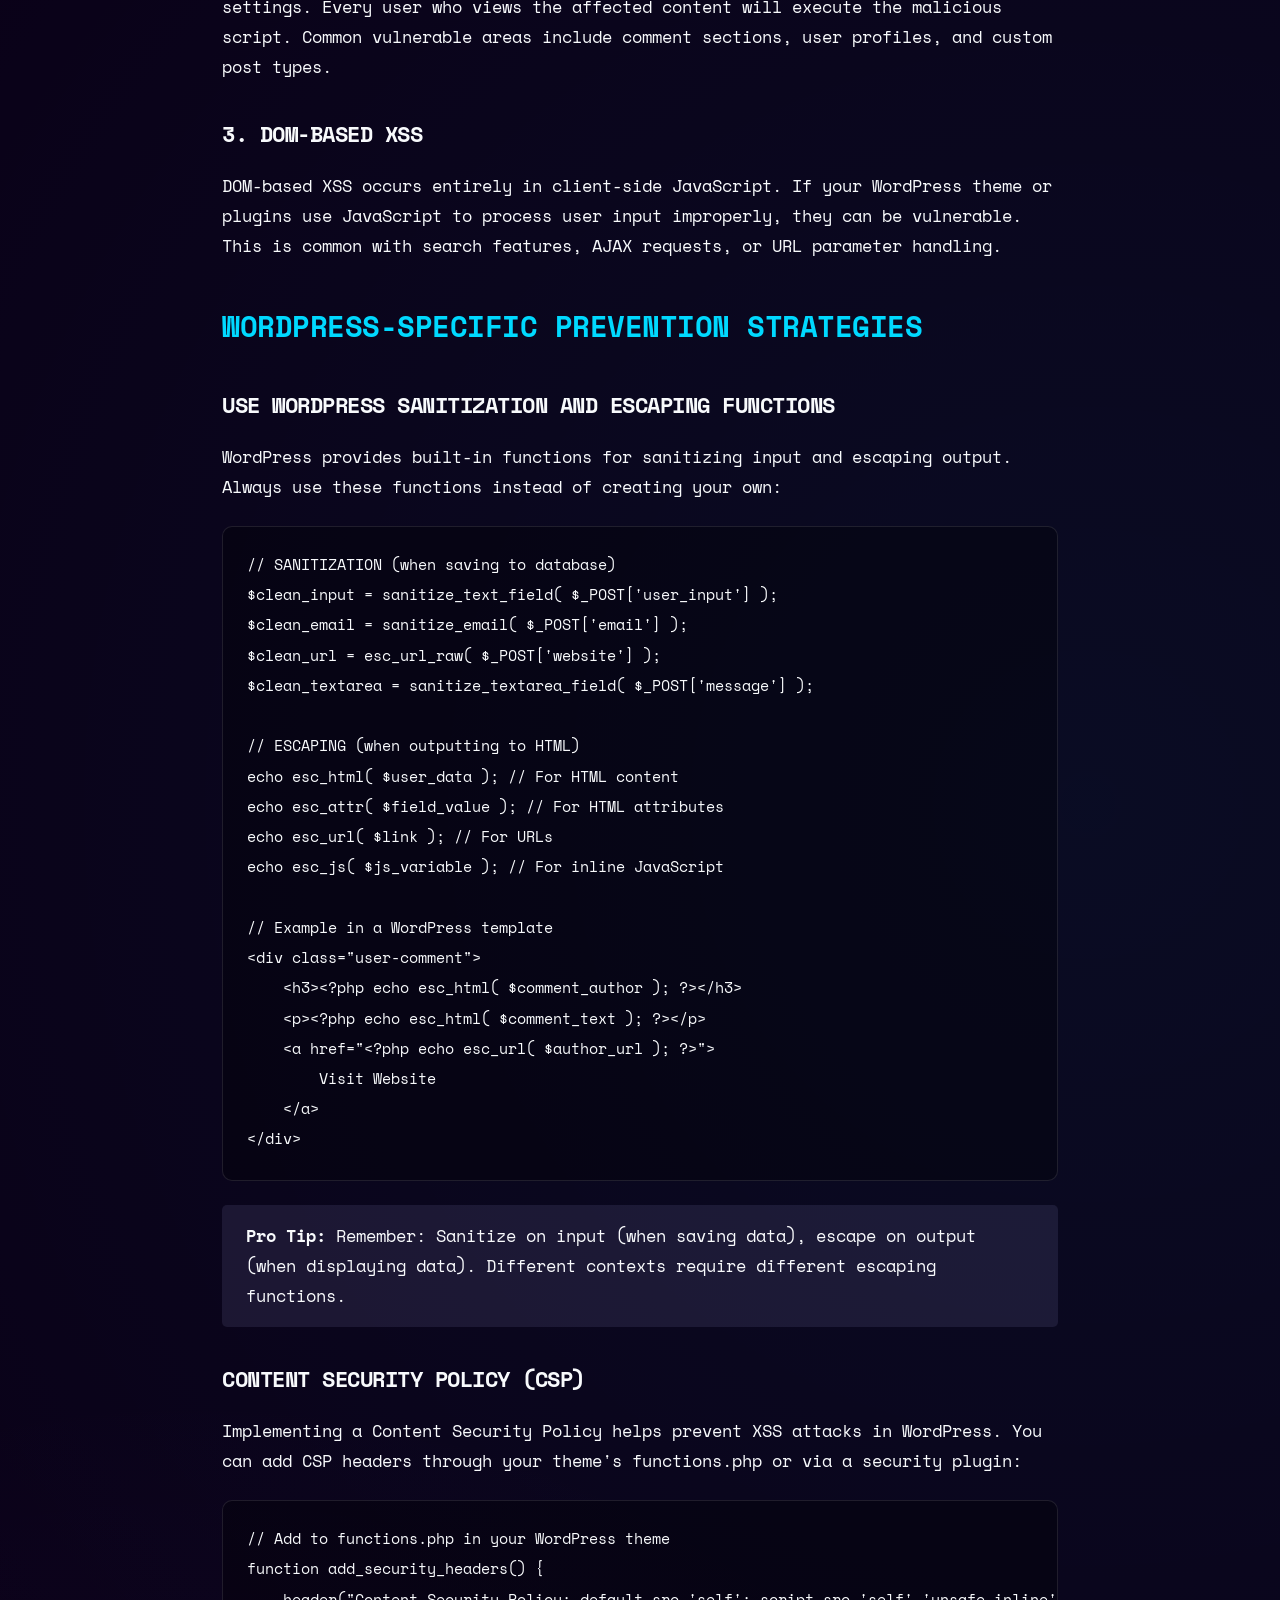
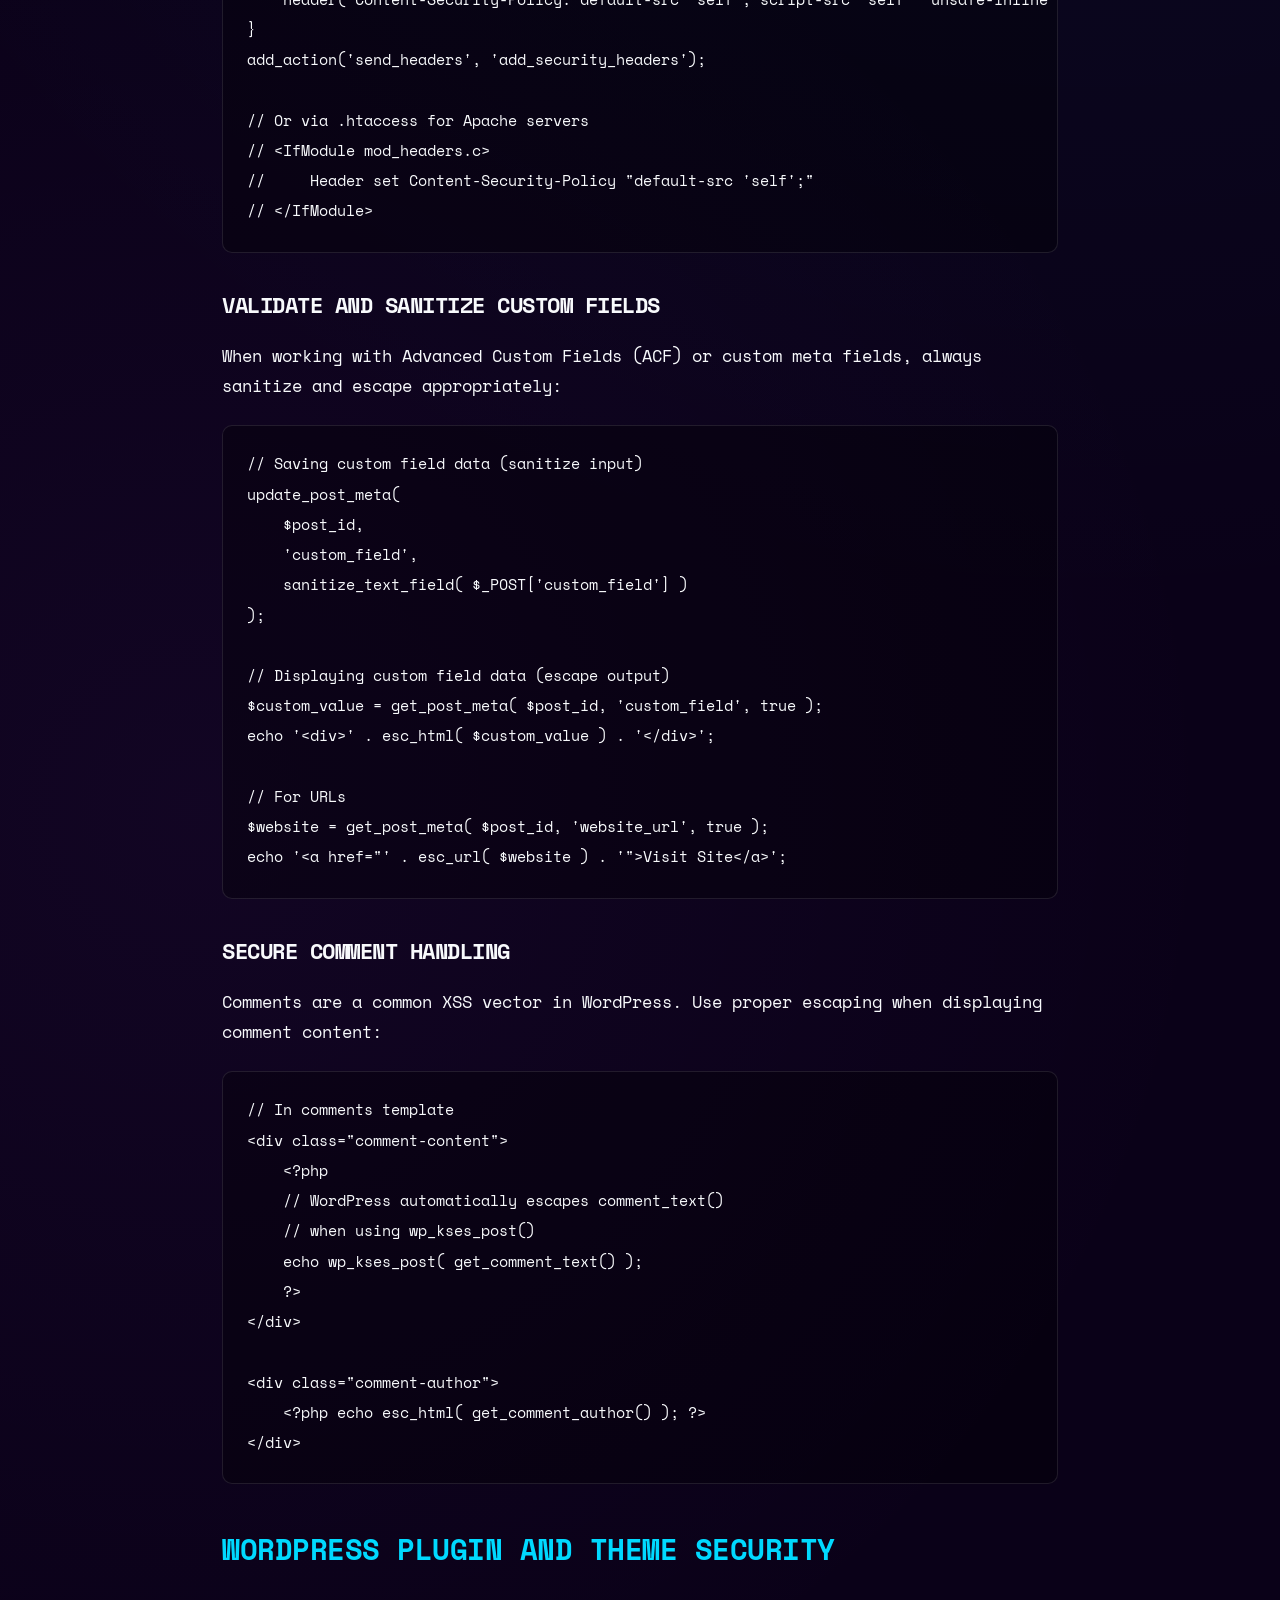
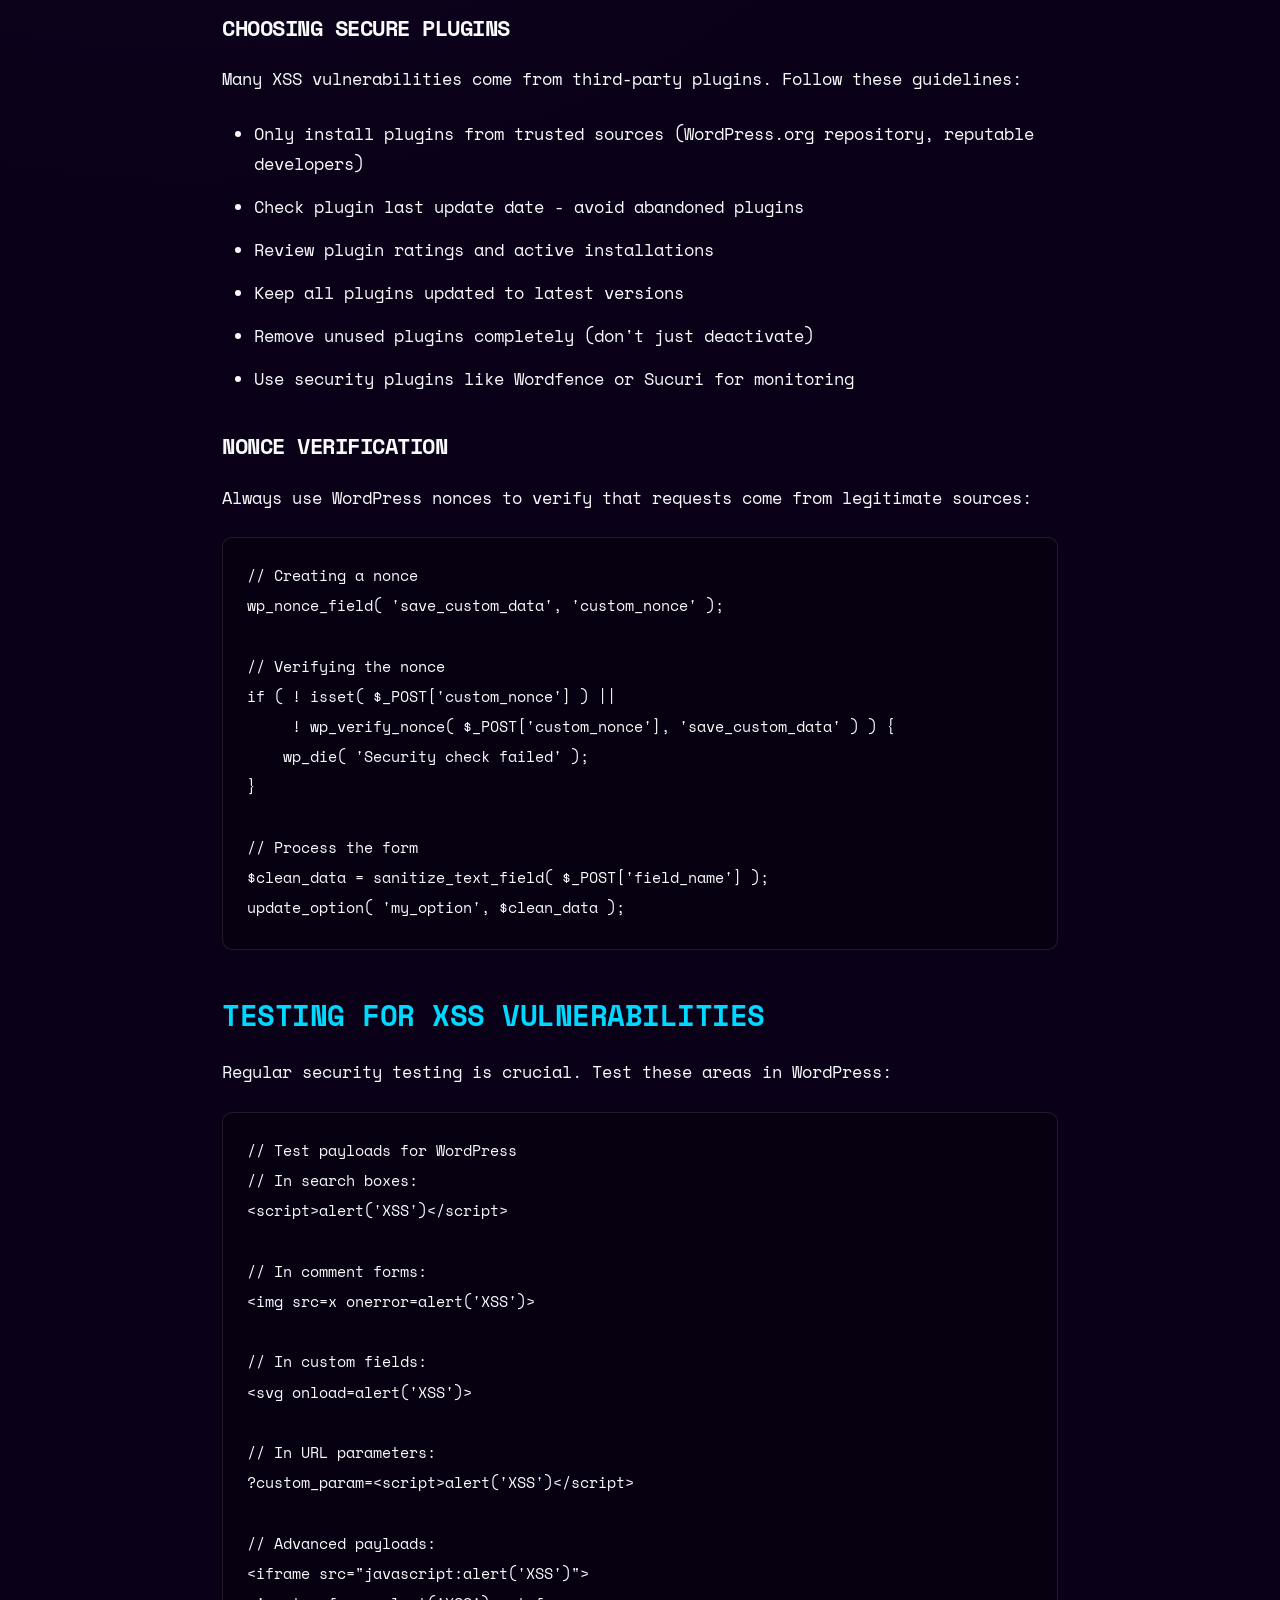
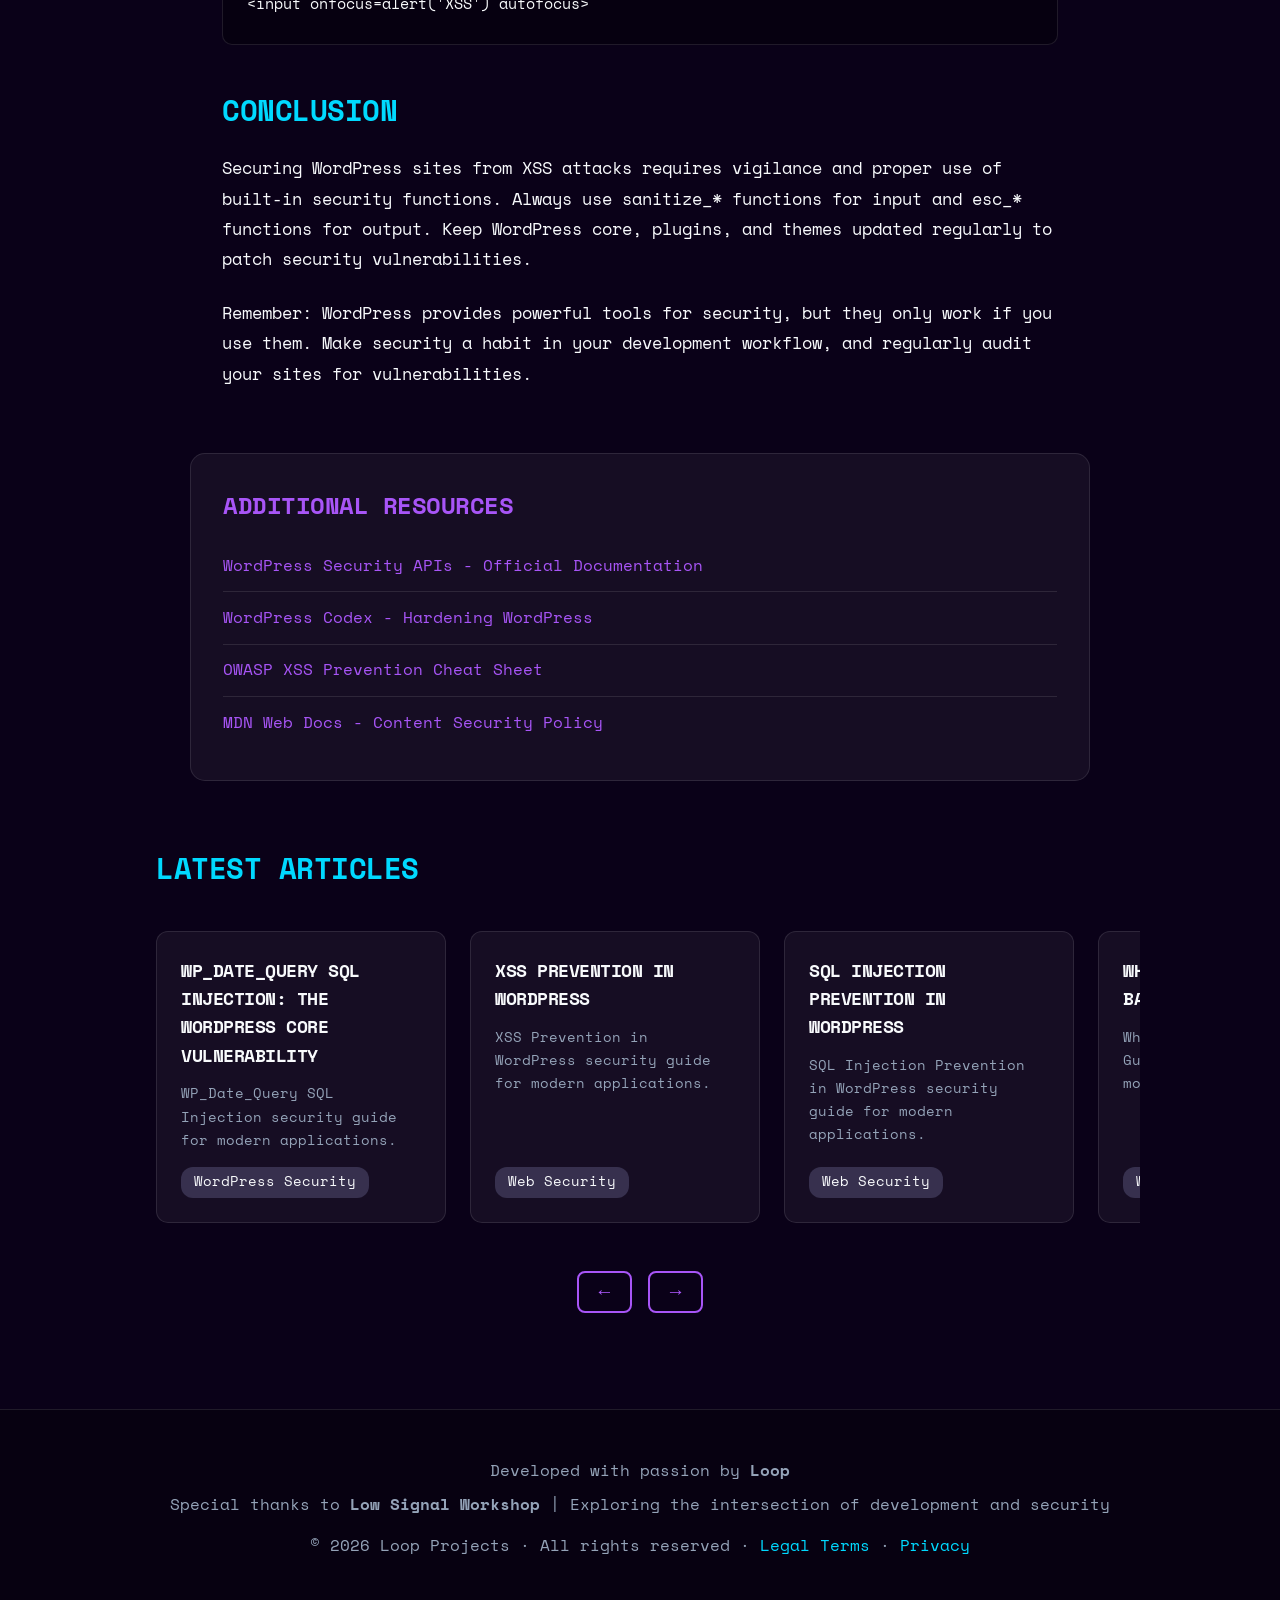
<file: articles/xss-prevention.html>
<!DOCTYPE html>
<html lang="en">
  <head>
    <!-- Google tag (gtag.js) -->
    <script async src="https://www.googletagmanager.com/gtag/js?id=AW-18130692145"></script>
    <script>
      window.dataLayer = window.dataLayer || [];
      function gtag(){dataLayer.push(arguments);}
      gtag('js', new Date());

      gtag('config', 'AW-18130692145');
    </script>
    <meta charset="UTF-8" />
    <meta name="viewport" content="width=device-width, initial-scale=1.0" />
    <title>XSS Prevention in WordPress - Loop Projects</title>
    <meta
      name="description"
      content="Learn how to protect your WordPress sites from Cross-Site Scripting attacks."
    />
    <!-- Canonical -->
    <link rel="canonical" href="https://pythonime-lab.github.io/loopprojects/articles/xss-prevention.html" />

    <!-- Open Graph -->
    <meta property="og:type" content="article" />
    <meta property="og:site_name" content="Loop Projects" />
    <meta property="og:url" content="https://pythonime-lab.github.io/loopprojects/articles/xss-prevention.html" />
    <meta property="og:title" content="XSS Prevention in WordPress - Loop Projects" />
    <meta property="og:description" content="Learn how to protect your WordPress sites from Cross-Site Scripting attacks." />

    <!-- Twitter Card -->
    <meta property="og:image" content="https://pythonime-lab.github.io/loopprojects/images/wordpress-malware-removal-hacked-website.jpg" />
    <meta name="twitter:card" content="summary_large_image" />
    <meta name="twitter:image" content="https://pythonime-lab.github.io/loopprojects/images/wordpress-malware-removal-hacked-website.jpg" />
    <meta name="twitter:title" content="XSS Prevention in WordPress - Loop Projects" />
    <meta name="twitter:description" content="Learn how to protect your WordPress sites from Cross-Site Scripting attacks." />

    <!-- Structured Data -->
    <script type="application/ld+json">
    {
      "@context": "https://schema.org",
      "@type": "Article",
      "headline": "XSS Prevention in WordPress",
      "datePublished": "2026-01-28",
      "dateModified": "2026-01-28",
      "author": {
        "@type": "Organization",
        "name": "Loop Projects",
        "url": "https://pythonime-lab.github.io/loopprojects/"
      },
      "publisher": {
        "@type": "Organization",
        "name": "Loop Projects"
      },
      "description": "Learn how to protect your WordPress sites from Cross-Site Scripting attacks.",
      "mainEntityOfPage": "https://pythonime-lab.github.io/loopprojects/articles/xss-prevention.html"
    }
    </script>

    <link rel="icon" type="image/svg+xml" href="../favicon.svg" />
    <link rel="stylesheet" href="../styles.css?v=2" />
    <script src="../articles.js?v=2"></script>
    <script src="../carousel.js?v=2"></script>
    <script src="../header.js?v=2"></script>
    <script src="../footer.js?v=2"></script>
  </head>
  <body>
    <div class="bg-animation">
      <div class="bg-circle"></div>
      <div class="bg-circle"></div>
    </div>

    <script>
      document.write(createHeader(true));
    </script>

    <article>
      <header class="article-header">
        <h1>XSS Prevention in WordPress</h1>

        <div class="article-metadata">
          <div class="metadata-item">
            <span>Date:</span>
            <span>2026.1.28</span>
          </div>
          <div class="metadata-item">
            <span>Reading time:</span>
            <span>8 min read</span>
          </div>
        </div>

        <div class="article-tags">
          <span class="article-tag">WordPress Security</span>
          <span class="article-tag">XSS</span>
        </div>

        <div class="share-buttons">
          <a href="https://twitter.com/intent/tweet?url=https%3A%2F%2Fpythonime-lab.github.io%2Floopprojects%2Farticles%2Fxss-prevention.html&text=XSS%20Prevention%20in%20WordPress" target="_blank" rel="noopener noreferrer" class="share-button">Twitter/X</a>
          <a href="https://www.linkedin.com/sharing/share-offsite/?url=https%3A%2F%2Fpythonime-lab.github.io%2Floopprojects%2Farticles%2Fxss-prevention.html" target="_blank" rel="noopener noreferrer" class="share-button">LinkedIn</a>
        </div>
      </header>

      <div class="article-content">
        <h2>Understanding Cross-Site Scripting (XSS) in WordPress</h2>

        <p>
          Cross-Site Scripting (XSS) is one of the most common web security
          vulnerabilities, affecting WordPress sites, plugins, and themes. It
          occurs when an attacker injects malicious scripts into web pages
          viewed by other users. In WordPress, this often happens through
          vulnerable plugins, themes, or improper handling of user input in
          custom code.
        </p>

        <div class="warning-box">
          <strong>Critical Warning:</strong> WordPress's popularity makes it a
          prime target for attackers. Always keep WordPress core, plugins, and
          themes updated, and never trust user input without proper sanitization
          and escaping.
        </div>

        <h2>Types of XSS Attacks in WordPress</h2>

        <h3>1. Reflected XSS</h3>
        <p>
          Reflected XSS in WordPress commonly occurs in search functionality,
          custom query parameters, or poorly coded plugins that echo user input
          without sanitization. The malicious script is "reflected" back in the
          response without being stored.
        </p>

        <pre><code>// Vulnerable WordPress code example
// In a custom plugin or theme function
function display_search_results() {
    $search_term = $_GET['s'];
    echo "&lt;h2&gt;Results for: " . $search_term . "&lt;/h2&gt;";
}

// Attack URL:
// https://yoursite.com/?s=&lt;script&gt;alert('XSS')&lt;/script&gt;</code></pre>

        <h3>2. Stored XSS</h3>
        <p>
          Stored XSS is particularly dangerous in WordPress because malicious
          scripts can be saved in the database through comments, post content,
          custom fields, or plugin settings. Every user who views the affected
          content will execute the malicious script. Common vulnerable areas
          include comment sections, user profiles, and custom post types.
        </p>

        <h3>3. DOM-based XSS</h3>
        <p>
          DOM-based XSS occurs entirely in client-side JavaScript. If your
          WordPress theme or plugins use JavaScript to process user input
          improperly, they can be vulnerable. This is common with search
          features, AJAX requests, or URL parameter handling.
        </p>

        <h2>WordPress-Specific Prevention Strategies</h2>

        <h3>Use WordPress Sanitization and Escaping Functions</h3>
        <p>
          WordPress provides built-in functions for sanitizing input and
          escaping output. Always use these functions instead of creating your
          own:
        </p>

        <pre><code>// SANITIZATION (when saving to database)
$clean_input = sanitize_text_field( $_POST['user_input'] );
$clean_email = sanitize_email( $_POST['email'] );
$clean_url = esc_url_raw( $_POST['website'] );
$clean_textarea = sanitize_textarea_field( $_POST['message'] );

// ESCAPING (when outputting to HTML)
echo esc_html( $user_data ); // For HTML content
echo esc_attr( $field_value ); // For HTML attributes
echo esc_url( $link ); // For URLs
echo esc_js( $js_variable ); // For inline JavaScript

// Example in a WordPress template
&lt;div class="user-comment"&gt;
    &lt;h3&gt;&lt;?php echo esc_html( $comment_author ); ?&gt;&lt;/h3&gt;
    &lt;p&gt;&lt;?php echo esc_html( $comment_text ); ?&gt;&lt;/p&gt;
    &lt;a href="&lt;?php echo esc_url( $author_url ); ?&gt;"&gt;
        Visit Website
    &lt;/a&gt;
&lt;/div&gt;</code></pre>

        <div class="info-box">
          <strong>Pro Tip:</strong> Remember: Sanitize on input (when saving
          data), escape on output (when displaying data). Different contexts
          require different escaping functions.
        </div>

        <h3>Content Security Policy (CSP)</h3>
        <p>
          Implementing a Content Security Policy helps prevent XSS attacks in
          WordPress. You can add CSP headers through your theme's functions.php
          or via a security plugin:
        </p>

        <pre><code>// Add to functions.php in your WordPress theme
function add_security_headers() {
    header("Content-Security-Policy: default-src 'self'; script-src 'self' 'unsafe-inline' https://trusted-cdn.com; style-src 'self' 'unsafe-inline'; img-src 'self' data: https:;");
}
add_action('send_headers', 'add_security_headers');

// Or via .htaccess for Apache servers
// &lt;IfModule mod_headers.c&gt;
//     Header set Content-Security-Policy "default-src 'self';"
// &lt;/IfModule&gt;</code></pre>

        <h3>Validate and Sanitize Custom Fields</h3>
        <p>
          When working with Advanced Custom Fields (ACF) or custom meta fields,
          always sanitize and escape appropriately:
        </p>

        <pre><code>// Saving custom field data (sanitize input)
update_post_meta(
    $post_id,
    'custom_field',
    sanitize_text_field( $_POST['custom_field'] )
);

// Displaying custom field data (escape output)
$custom_value = get_post_meta( $post_id, 'custom_field', true );
echo '&lt;div&gt;' . esc_html( $custom_value ) . '&lt;/div&gt;';

// For URLs
$website = get_post_meta( $post_id, 'website_url', true );
echo '&lt;a href="' . esc_url( $website ) . '"&gt;Visit Site&lt;/a&gt;';</code></pre>

        <h3>Secure Comment Handling</h3>
        <p>
          Comments are a common XSS vector in WordPress. Use proper escaping
          when displaying comment content:
        </p>

        <pre><code>// In comments template
&lt;div class="comment-content"&gt;
    &lt;?php 
    // WordPress automatically escapes comment_text() 
    // when using wp_kses_post()
    echo wp_kses_post( get_comment_text() ); 
    ?&gt;
&lt;/div&gt;

&lt;div class="comment-author"&gt;
    &lt;?php echo esc_html( get_comment_author() ); ?&gt;
&lt;/div&gt;</code></pre>

        <h2>WordPress Plugin and Theme Security</h2>

        <h3>Choosing Secure Plugins</h3>
        <p>
          Many XSS vulnerabilities come from third-party plugins. Follow these
          guidelines:
        </p>

        <ul>
          <li>
            Only install plugins from trusted sources (WordPress.org repository,
            reputable developers)
          </li>
          <li>Check plugin last update date - avoid abandoned plugins</li>
          <li>Review plugin ratings and active installations</li>
          <li>Keep all plugins updated to latest versions</li>
          <li>Remove unused plugins completely (don't just deactivate)</li>
          <li>Use security plugins like Wordfence or Sucuri for monitoring</li>
        </ul>

        <h3>Nonce Verification</h3>
        <p>
          Always use WordPress nonces to verify that requests come from
          legitimate sources:
        </p>

        <pre><code>// Creating a nonce
wp_nonce_field( 'save_custom_data', 'custom_nonce' );

// Verifying the nonce
if ( ! isset( $_POST['custom_nonce'] ) || 
     ! wp_verify_nonce( $_POST['custom_nonce'], 'save_custom_data' ) ) {
    wp_die( 'Security check failed' );
}

// Process the form
$clean_data = sanitize_text_field( $_POST['field_name'] );
update_option( 'my_option', $clean_data );</code></pre>

        <h2>Testing for XSS Vulnerabilities</h2>
        <p>
          Regular security testing is crucial. Test these areas in WordPress:
        </p>

        <pre><code>// Test payloads for WordPress
// In search boxes:
&lt;script&gt;alert('XSS')&lt;/script&gt;

// In comment forms:
&lt;img src=x onerror=alert('XSS')&gt;

// In custom fields:
&lt;svg onload=alert('XSS')&gt;

// In URL parameters:
?custom_param=&lt;script&gt;alert('XSS')&lt;/script&gt;

// Advanced payloads:
&lt;iframe src="javascript:alert('XSS')"&gt;
&lt;input onfocus=alert('XSS') autofocus&gt;</code></pre>

        <h2>Conclusion</h2>
        <p>
          Securing WordPress sites from XSS attacks requires vigilance and
          proper use of built-in security functions. Always use sanitize_*
          functions for input and esc_* functions for output. Keep WordPress
          core, plugins, and themes updated regularly to patch security
          vulnerabilities.
        </p>

        <p>
          Remember: WordPress provides powerful tools for security, but they
          only work if you use them. Make security a habit in your development
          workflow, and regularly audit your sites for vulnerabilities.
        </p>
      </div>

      <div class="resources-section">
        <h3>Additional Resources</h3>
        <ul class="resources-list">
          <li>
            <a
              href="https://developer.wordpress.org/apis/security/"
              target="_blank" rel="noopener noreferrer"
              >WordPress Security APIs - Official Documentation</a
            >
          </li>
          <li>
            <a
              href="https://wordpress.org/support/article/hardening-wordpress/"
              target="_blank" rel="noopener noreferrer"
              >WordPress Codex - Hardening WordPress</a
            >
          </li>
          <li>
            <a
              href="https://owasp.org/www-community/attacks/xss/"
              target="_blank" rel="noopener noreferrer"
              >OWASP XSS Prevention Cheat Sheet</a
            >
          </li>
          <li>
            <a
              href="https://developer.mozilla.org/en-US/docs/Web/HTTP/CSP"
              target="_blank" rel="noopener noreferrer"
              >MDN Web Docs - Content Security Policy</a
            >
          </li>
        </ul>
      </div>

      <div class="related-articles">
        <h2>Latest Articles</h2>
        <div class="carousel-wrapper">
          <div class="articles-carousel" id="relatedCarousel">
            <!-- Generated by JavaScript from articles.js -->
          </div>
          <span class="pixel-rain left" aria-hidden="true">
            <span class="pixel"></span>
            <span class="pixel"></span>
            <span class="pixel"></span>
            <span class="pixel"></span>
            <span class="pixel"></span>
            <span class="pixel"></span>
            <span class="pixel"></span>
            <span class="pixel"></span>
          </span>
          <span class="pixel-rain right" aria-hidden="true">
            <span class="pixel"></span>
            <span class="pixel"></span>
            <span class="pixel"></span>
            <span class="pixel"></span>
            <span class="pixel"></span>
            <span class="pixel"></span>
            <span class="pixel"></span>
            <span class="pixel"></span>
          </span>
        </div>
        <div class="carousel-nav">
          <button class="carousel-nav-btn prev" onclick="scrollCarousel(-1)">
            ←
          </button>
          <button class="carousel-nav-btn next" onclick="scrollCarousel(1)">
            →
          </button>
        </div>
      </div>
    </article>

    <script>
      document.write(createFooter(true));
    </script>

    <script>
      initializeArticleCarousel();
    </script>
  </body>
</html>
</file>
<file: styles.css>
@import url("https://fonts.googleapis.com/css2?family=Fredoka:wght@400;600;700&family=Space+Mono:wght@400;700&family=Press+Start+2P&family=VT323&display=swap");

:root {
  /* Cyberpunk / Hacker / Gamer Colors */
  --primary: #a855f7; /* Neon Purple (like GamerPing) */
  --accent: #00d9ff; /* Electric Cyan / Terminal Blue */
  --mustard: #ff10f0; /* Neon Pink */
  --teal: #06d6a0; /* Hacker Green / Mint */
  --electric-blue: #00d9ff;
  --neon-pink: #ff10f0;
  --link-blue: #00d9ff;

  --bg-dark: #05010d; /* Void Dark */
  --bg-body: #0a0118; /* Deep Space/Cyberpunk Dark */

  --card-bg: rgba(255, 255, 255, 0.03);
  --card-border: rgba(168, 85, 247, 0.2);

  --text-light: #f8fafc; /* Crisp White */
  --text-muted: #94a3b8; /* Slate / Greyed out */
  --text-sm: 0.82rem;

  /* Cyber Gradients */
  --gradient-2: linear-gradient(
    135deg,
    #a855f7 0%,
    #00d9ff 100%
  ); /* Purple -> Cyan */
  --gradient-3: linear-gradient(
    135deg,
    #00d9ff 0%,
    #ff10f0 100%
  ); /* Cyan -> Pink */
  --gradient-4: linear-gradient(
    135deg,
    #ff10f0 0%,
    #a855f7 100%
  ); /* Pink -> Purple */
  --gradient-5: linear-gradient(
    135deg,
    #06d6a0 0%,
    #00d9ff 100%
  ); /* Green -> Cyan */
  --gradient-retro: linear-gradient(
    90deg,
    #a855f7,
    #ff10f0,
    #00d9ff,
    #06d6a0,
    #a855f7
  ); /* Cyber Loop */
  --meta-col-width: clamp(8rem, 18vw, 12rem);
  --hl-width: 30%;

  /* Accessibility */
  --focus-color: #00d9ff;
  --focus-width: 3px;
}

* {
  margin: 0;
  padding: 0;
  box-sizing: border-box;
}

/* Global heading styles - Space Mono for hacker aesthetic */
h1,
h2,
h3,
h4,
h5,
h6 {
  font-family: "Space Mono", monospace;
  font-weight: 700;
  text-transform: uppercase;
  letter-spacing: -0.5px;
}

body {
  font-family: "Space Mono", monospace;
  background: var(--bg-body);
  color: var(--text-light);
  line-height: 1.6;
  overflow-x: hidden;
  position: relative;
  background-image: radial-gradient(
      circle at 15% 50%,
      rgba(168, 85, 247, 0.05),
      transparent 25%
    ),
    radial-gradient(circle at 85% 30%, rgba(0, 217, 255, 0.05), transparent 25%);
}

/* Animated Background Removed */
.bg-animation,
.bg-circle {
  display: none;
}

/* Page Load Animations */
@keyframes fadeInUp {
  from {
    opacity: 0;
    transform: translateY(30px);
  }
  to {
    opacity: 1;
    transform: translateY(0);
  }
}

@keyframes fadeIn {
  from {
    opacity: 0;
  }
  to {
    opacity: 1;
  }
}

@keyframes slideInLeft {
  from {
    opacity: 0;
    transform: translateX(-30px);
  }
  to {
    opacity: 1;
    transform: translateX(0);
  }
}

/* Apply animations */
nav {
  animation: fadeInUp 0.6s ease-out;
}

.hero {
  animation: fadeInUp 0.8s ease-out 0.2s both;
}

.stats {
  animation: fadeInUp 0.8s ease-out 0.4s both;
}

.feed-container {
  animation: fadeIn 0.8s ease-out 0.6s both;
}

.sidebar {
  animation: slideInLeft 0.8s ease-out 0.7s both;
}

.feed-content {
  animation: fadeInUp 0.8s ease-out 0.8s both;
}

/* Navigation */
nav {
  padding: 1.5rem 2rem;
  display: flex;
  justify-content: space-between;
  align-items: center;
  max-width: 1400px;
  margin: 0 auto;
  position: relative;
  z-index: 100;
}

.logo {
  font-size: 1.8rem;
  font-weight: 700;
  text-decoration: none;
  display: flex;
  gap: 0.4rem;
  transition: transform 0.3s ease;
  position: relative;
}

.logo::after {
  content: "";
  position: absolute;
  bottom: -4px;
  left: 0;
  width: 0;
  height: 2px;
  background: var(--primary);
  transition: width 0.3s ease;
}

.logo:hover::after {
  width: 100%;
}

.brand-loop {
  color: var(--text-light); /* Tech White */
}

.brand-projects {
  color: var(--primary); /* Neon Purple */
  text-shadow: 0 0 10px rgba(168, 85, 247, 0.5);
}

.nav-links {
  display: flex;
  gap: 2rem;
  list-style: none;
}

.nav-links a {
  font-family: "Space Mono", monospace;
  color: var(--text-muted);
  text-decoration: none;
  font-weight: 500;
  transition: all 0.3s ease;
  font-size: 0.9rem;
  position: relative;
  padding: 0.5rem 0;
}

.nav-links a::before {
  content: "";
  position: absolute;
  bottom: 0;
  left: 50%;
  width: 0;
  height: 2px;
  background: var(--accent);
  transform: translateX(-50%);
  transition: width 0.3s ease;
}

.nav-links a:hover {
  color: var(--text-light);
  transform: translateY(-2px);
}

.nav-links a:hover::before {
  width: 100%;
}

/* Hero Section */
.hero {
  max-width: 1400px;
  margin: 0 auto;
  padding: 4rem 2rem 3rem;
  text-align: center;
  position: relative;
}

.hero h1 {
  font-size: 4.5rem;
  font-weight: 700;
  margin-bottom: 1.5rem;
  color: var(--primary);
  line-height: 1.2;
  position: relative;
  display: inline-block;
}

.hero-subtitle {
  font-size: 1.5rem;
  color: var(--text-muted);
  max-width: 1000px;
  margin: 0 auto;
  text-align: center;
  animation: fadeInUp 0.8s ease-out 0.3s both;
}

/* Article Page Specific */
.article-container {
  max-width: 900px;
  margin: 2rem auto 4rem;
  padding: 0 2rem;
  animation: fadeInUp 0.8s ease-out 0.3s both;
}

.article-header {
  max-width: 900px;
  margin: 3rem auto 2rem;
  padding: 0 2rem;
}

.article-header h1 {
  font-size: 3rem;
  font-weight: 700;
  margin-bottom: 1.5rem;
  color: var(--primary);
  line-height: 1.2;
}

.article-metadata {
  display: flex;
  gap: 2rem;
  color: var(--text-muted);
  font-size: 0.95rem;
  margin-bottom: 1rem;
  flex-wrap: wrap;
}

.metadata-item {
  display: flex;
  align-items: center;
  gap: 0.5rem;
}

.article-meta {
  display: flex;
  gap: 1.5rem;
  color: var(--text-muted);
  font-size: 0.95rem;
  flex-wrap: wrap;
  align-items: center;
}

.article-meta-item {
  display: flex;
  align-items: center;
  gap: 0.5rem;
}

.article-tags {
  display: flex;
  gap: 0.5rem;
  flex-wrap: wrap;
  margin-top: 1rem;
}

.article-tag {
  display: inline-block;
  background: rgba(183, 189, 247, 0.2);
  padding: 0.3rem 0.8rem;
  border-radius: 12px;
  font-size: 0.85rem;
  width: fit-content;
}

.share-buttons {
  display: flex;
  gap: 1rem;
  margin-top: 1.5rem;
}

.share-button {
  color: var(--text-muted);
  text-decoration: none;
  padding: 0.5rem 1rem;
  border: 1px solid rgba(255, 255, 255, 0.2);
  border-radius: 8px;
  font-size: 0.9rem;
  transition: all 0.3s;
}

.share-button:hover {
  background: rgba(255, 255, 255, 0.1);
  color: var(--text-light);
}

.article-tag-badge {
  background: var(--accent);
  padding: 0.4rem 1rem;
  border-radius: 20px;
  font-size: 0.85rem;
  font-weight: 600;
  color: var(--text-light);
}

.article-content {
  max-width: 900px;
  margin: 3rem auto;
  padding: 0 2rem;
  font-size: 1.05rem;
  line-height: 1.8;
}

.article-content h2 {
  font-size: 1.8rem;
  margin: 2.5rem 0 1rem;
  color: var(--accent);
}

.article-content h3 {
  font-size: 1.4rem;
  margin: 2rem 0 1rem;
  color: var(--text-light);
}

.article-content p {
  color: var(--text-light);
  margin-bottom: 1.5rem;
}

.article-content ul,
.article-content ol {
  margin-bottom: 1.5rem;
  padding-left: 2rem;
}

.article-content li {
  margin-bottom: 0.8rem;
  color: var(--text-light);
}

.article-content code {
  background: rgba(255, 255, 255, 0.1);
  padding: 0.2rem 0.5rem;
  border-radius: 4px;
  font-family: "Space Mono", monospace;
  font-size: 0.9em;
  color: var(--accent);
}

.article-content pre {
  background: rgba(0, 0, 0, 0.3);
  padding: 1.5rem;
  border-radius: 10px;
  overflow-x: auto;
  margin-bottom: 1.5rem;
  border: 1px solid rgba(255, 255, 255, 0.1);
}

.article-content pre code {
  background: none;
  padding: 0;
  color: var(--text-light);
  font-size: 0.95rem;
}

.article-content blockquote {
  border-left: 4px solid var(--primary);
  padding-left: 1.5rem;
  margin: 1.5rem 0;
  color: var(--text-muted);
  font-style: italic;
}

.article-content a {
  color: var(--link-blue);
  text-decoration: none;
  border-bottom: 1px solid var(--link-blue);
  transition: color 0.3s;
}

.article-content a:hover {
  color: var(--primary);
  border-bottom-color: var(--primary);
}

/* Code boxes and callouts */
.code-box {
  background: rgba(255, 255, 255, 0.05);
  border: 1px solid rgba(255, 255, 255, 0.1);
  border-radius: 10px;
  padding: 1.5rem;
  margin: 1.5rem 0;
}

.code-box-title {
  font-weight: 600;
  margin-bottom: 1rem;
  color: var(--accent);
  font-size: 0.95rem;
  text-transform: uppercase;
  letter-spacing: 0.5px;
}

.warning-box {
  background: rgba(255, 116, 68, 0.1);
  padding: 1rem 1.5rem;
  margin: 1.5rem 0;
  border-radius: 5px;
}

.info-box {
  background: rgba(183, 189, 247, 0.1);
  padding: 1rem 1.5rem;
  margin: 1.5rem 0;
  border-radius: 5px;
}

/* Related Articles */
.related-articles {
  max-width: 1000px;
  margin: 4rem auto;
}

.related-articles h2 {
  font-size: 1.8rem;
  margin-bottom: 1rem;
  margin-left: 1rem;
  color: var(--accent);
}

.carousel-wrapper {
  position: relative;
  overflow: visible;
  margin: 1rem auto;
  padding: 1rem 0 1rem;
  width: 100%;
}

.articles-carousel {
  display: flex;
  gap: 1.5rem;
  overflow-x: auto;
  scroll-behavior: smooth;
  scrollbar-width: none;
  padding: 0.5rem 1rem 1rem;
  scroll-padding-inline: 1rem;
}

.articles-carousel::-webkit-scrollbar {
  display: none;
}

.carousel-card {
  flex: 0 0 290px;
  background: rgba(255, 255, 255, 0.05);
  border-radius: 12px;
  padding: 1.5rem;
  border: 1px solid rgba(255, 255, 255, 0.1);
  text-decoration: none;
  color: inherit;
  transition: transform 0.3s, box-shadow 0.3s;
  display: flex;
  flex-direction: column;
  position: relative;
  overflow: visible;
}

.pixel-rain {
  position: absolute;
  top: 0.4rem;
  bottom: 0.4rem;
  width: 0.75rem;
  pointer-events: none;
  z-index: 2;
  opacity: 0;
  transition: opacity 0.2s ease;
}

.pixel-rain.left {
  left: 0.35rem;
  transform: scaleX(-1);
  transform-origin: center;
}

.pixel-rain.right {
  right: 0.35rem;
}

.carousel-wrapper.is-clipped-left .pixel-rain.left,
.carousel-wrapper.is-clipped-right .pixel-rain.right {
  opacity: 1;
}

.pixel-rain .pixel {
  position: absolute;
  width: 6px;
  height: 6px;
  background: var(--primary);
  opacity: 0;
  border-radius: 1px;
  animation: pixelRain 1.8s linear infinite;
  box-shadow: 0 0 6px rgba(255, 116, 68, 0.35);
}

.pixel-rain .pixel:nth-child(2n) {
  background: var(--accent);
  box-shadow: 0 0 6px rgba(183, 189, 247, 0.35);
}

.pixel-rain .pixel:nth-child(3n) {
  background: var(--text-light);
  box-shadow: 0 0 6px rgba(255, 248, 222, 0.35);
}

.pixel-rain .pixel:nth-child(4n) {
  background: var(--bg-dark);
  box-shadow: 0 0 6px rgba(87, 106, 143, 0.35);
}

.pixel-rain .pixel:nth-child(1) {
  top: 12px;
  left: 0;
  animation-delay: 0s;
  --x: 28px;
  --y: -18px;
}

.pixel-rain .pixel:nth-child(2) {
  top: 28px;
  left: 2px;
  animation-delay: 0.15s;
  --x: 34px;
  --y: -10px;
}

.pixel-rain .pixel:nth-child(3) {
  top: 54px;
  left: 1px;
  animation-delay: 0.3s;
  --x: 40px;
  --y: 8px;
}

.pixel-rain .pixel:nth-child(4) {
  top: 86px;
  left: 0;
  animation-delay: 0.45s;
  --x: 32px;
  --y: 20px;
}

.pixel-rain .pixel:nth-child(5) {
  top: 118px;
  left: 2px;
  animation-delay: 0.6s;
  --x: 36px;
  --y: -12px;
}

.pixel-rain .pixel:nth-child(6) {
  top: 150px;
  left: 0;
  animation-delay: 0.75s;
  --x: 30px;
  --y: 14px;
}

.pixel-rain .pixel:nth-child(7) {
  top: 182px;
  left: 2px;
  animation-delay: 0.9s;
  --x: 38px;
  --y: -6px;
}

.pixel-rain .pixel:nth-child(8) {
  top: 210px;
  left: 0;
  animation-delay: 1.05s;
  --x: 26px;
  --y: 18px;
}

@keyframes pixelRain {
  0% {
    opacity: 0;
    transform: translate(0, 0);
  }
  15% {
    opacity: 0.9;
  }
  100% {
    opacity: 0;
    transform: translate(var(--x), var(--y));
  }
}

@media (prefers-reduced-motion: reduce) {
  .pixel-rain .pixel {
    animation: none;
    opacity: 0.3;
  }
}

.carousel-card:hover {
  transform: translateY(-5px);
  box-shadow: 0 8px 20px rgba(183, 189, 247, 0.2);
}

.carousel-card h3 {
  font-size: 1.1rem;
  margin-bottom: 0.8rem;
  color: var(--text-light);
  font-weight: 600;
}

.carousel-card p {
  color: var(--text-muted);
  font-size: 0.9rem;
  flex-grow: 1;
  margin-bottom: 1rem;
}

.carousel-card-tags {
  margin-top: auto;
  display: flex;
  gap: 0.5rem;
}

.carousel-nav {
  display: flex;
  gap: 1rem;
  justify-content: center;
}

.carousel-nav-btn {
  background: transparent;
  color: var(--primary);
  border: 2px solid var(--primary);
  padding: 0.5rem 1rem;
  font-size: 1.2rem;
  cursor: pointer;
  border-radius: 8px;
  transition: all 0.3s;
}

.carousel-nav-btn:hover {
  background: var(--accent);
  color: white;
  border-color: var(--accent);
  transform: translateY(-2px);
}

/* Resources Section */
.resources-section {
  max-width: 900px;
  margin: 4rem auto;
  padding: 2rem;
  background: rgba(255, 255, 255, 0.05);
  border-radius: 15px;
  border: 1px solid rgba(255, 255, 255, 0.1);
}

.resources-section h3 {
  font-size: 1.5rem;
  margin-bottom: 1rem;
  color: var(--primary);
}

.resources-list {
  list-style: none;
}

.resources-list li {
  padding: 0.8rem 0;
  border-bottom: 1px solid rgba(255, 255, 255, 0.1);
}

.resources-list li:last-child {
  border-bottom: none;
}

.resources-list a {
  color: var(--primary);
  text-decoration: none;
  transition: color 0.3s;
}

.resources-list a:hover {
  color: var(--accent);
  text-decoration: underline;
}

/* YouTube Video Section */
.video-section {
  max-width: 1400px;
  margin: 4rem auto;
  padding: 0 2rem;
  animation: fadeInUp 0.8s ease-out 0.5s both;
}

.video-section h2 {
  font-size: 2.5rem;
  margin-bottom: 2rem;
  text-align: center;
  color: var(--accent);
}

.video-container {
  position: relative;
  max-width: 900px;
  margin: 0 auto;
  border-radius: 25px;
  overflow: hidden;
  box-shadow: 0 8px 24px rgba(0, 0, 0, 0.4);
  border: 2px solid rgba(168, 85, 247, 0.2);
  background: rgba(168, 85, 247, 0.03);
  backdrop-filter: blur(10px);
  transition: transform 0.3s, box-shadow 0.3s;
}

.video-container:hover {
  transform: translateY(-10px);
  box-shadow: 0 12px 32px rgba(0, 0, 0, 0.5);
}

.video-container::before {
  content: "";
  position: absolute;
  top: -2px;
  left: -2px;
  right: -2px;
  bottom: -2px;
  background: var(--gradient-2);
  border-radius: 25px;
  z-index: -1;
  opacity: 0;
  transition: opacity 0.3s;
}

.video-container:hover::before {
  opacity: 0.3;
}

.video-container iframe {
  width: 100%;
  aspect-ratio: 16 / 9;
  display: block;
  border: none;
}

.video-placeholder {
  aspect-ratio: 16 / 9;
  display: flex;
  align-items: center;
  justify-content: center;
}

.video-placeholder-inner {
  text-align: center;
}

.video-placeholder-icon {
  font-size: 4rem;
  color: var(--primary);
  opacity: 0.4;
  margin-bottom: 1rem;
}

.video-placeholder-title {
  font-size: 1.5rem;
  font-weight: 700;
  color: var(--primary);
  margin-bottom: 0.5rem;
}

.video-placeholder-sub {
  color: var(--text-muted);
  font-size: 1rem;
}

/* Circular Carousel Statistics */
.stats {
  max-width: 1400px;
  margin: 4rem auto;
  padding: 0 2rem;
}

.stats h2 {
  font-size: 2rem;
  margin-bottom: 3rem;
  text-align: center;
  color: var(--accent);
}

.carousel-container {
  position: relative;
  width: 100%;
  height: 450px;
  perspective: 1200px;
  display: flex;
  align-items: center;
  justify-content: center;
}

.carousel {
  position: relative;
  width: 300px;
  height: 300px;
  transform-style: preserve-3d;
  animation: autoRotate 20s infinite linear;
}

.carousel:hover {
  animation-play-state: paused;
}

@keyframes autoRotate {
  from {
    transform: rotateY(0deg);
  }
  to {
    transform: rotateY(360deg);
  }
}

.carousel-item {
  position: absolute;
  width: 280px;
  height: 280px;
  top: 50%;
  margin-top: -140px;
  background: rgba(168, 85, 247, 0.05);
  border: 1px solid rgba(168, 85, 247, 0.2);
  border-radius: 20px;
  display: flex;
  flex-direction: column;
  align-items: center;
  justify-content: center;
  transition: all 0.5s ease;
  cursor: pointer;
  backdrop-filter: blur(10px);
}

.carousel-item:hover {
  background: rgba(168, 85, 247, 0.1);
  box-shadow: 0 20px 60px rgba(168, 85, 247, 0.3);
  transform: scale(1.1);
}

/* Position items in a circle */
.carousel-item:nth-child(1) {
  transform: rotateY(0deg) translateZ(400px);
  background: linear-gradient(
    135deg,
    rgba(168, 85, 247, 0.1) 0%,
    rgba(0, 217, 255, 0.1) 100%
  );
}

.carousel-item:nth-child(2) {
  transform: rotateY(120deg) translateZ(400px);
  background: linear-gradient(
    135deg,
    rgba(0, 217, 255, 0.1) 0%,
    rgba(168, 85, 247, 0.1) 100%
  );
}

.carousel-item:nth-child(3) {
  transform: rotateY(240deg) translateZ(400px);
  background: linear-gradient(
    135deg,
    rgba(168, 85, 247, 0.1) 0%,
    rgba(0, 217, 255, 0.1) 100%
  );
}

.stat-number {
  font-size: 3.5rem;
  font-weight: 700;
  color: var(--primary);
  margin-bottom: 0;
}

.stat-label {
  color: var(--text-muted);
  font-size: 1.1rem;
  text-align: center;
  margin: 0;
}

.carousel-controls {
  display: flex;
  justify-content: center;
  gap: 1rem;
  margin-top: 3rem;
}

.carousel-arrow {
  font-size: 2rem;
  line-height: 1;
  color: var(--primary);
  cursor: pointer;
  user-select: none;
  border: none;
  padding: 0.2rem 0.4rem;
  transition: all 0.2s ease;
  display: inline-flex;
  align-items: center;
  justify-content: center;
  opacity: 70%;
}

.carousel-arrow:hover {
  color: var(--accent);
  transform: translateY(-2px);
}

/* Services Promo (homepage) */
.services-promo {
  max-width: 1100px;
  margin: 0 auto 0;
  margin-bottom: 4rem;
  padding: 0 2rem;
}

.services-promo-inner {
  background:
    linear-gradient(135deg, rgba(168,85,247,0.12) 0%, rgba(0,217,255,0.06) 100%);
  border: 1px solid rgba(168,85,247,0.3);
  border-radius: 20px;
  padding: 2rem 2.5rem;
  display: flex;
  flex-direction: column;
  align-items: center;
  text-align: center;
  gap: 0.5rem;
}

.services-promo-label {
  font-size: 0.75rem;
  text-transform: uppercase;
  letter-spacing: 2px;
  color: var(--accent);
}

.services-promo-title {
  font-size: 1.4rem;
  color: var(--text-light);
  margin: 0.25rem 0 0;
}

.services-promo-desc {
  font-size: 0.88rem;
  color: var(--text-muted);
  margin: 0;
}

.services-promo-links {
  display: flex;
  gap: 1rem;
  margin-top: 1rem;
  flex-wrap: wrap;
  justify-content: center;
}

.services-promo-cta {
  padding: 0.65rem 1.5rem;
  border-radius: 10px;
  text-decoration: none;
  font-family: "Space Mono", monospace;
  font-size: 0.82rem;
  font-weight: 700;
  text-transform: uppercase;
  letter-spacing: 0.5px;
  background: var(--primary);
  color: #fff;
  transition: all 0.3s;
}

.services-promo-cta:hover {
  background: #9333ea;
  transform: translateY(-2px);
}

.services-promo-cta--outline {
  background: transparent;
  color: var(--primary);
  border: 1px solid rgba(168,85,247,0.5);
}

.services-promo-cta--outline:hover {
  background: rgba(168,85,247,0.1);
}

/* Feed Container with Sidebar */
.feed-container {
  max-width: 1400px;
  margin: 2rem auto;
  padding: 0 2rem;
  display: grid;
  grid-template-columns: 250px 1fr;
  gap: 3rem;
}

/* Sidebar Filters */
.sidebar {
  position: sticky;
  top: 2rem;
  height: fit-content;
}

.feed-header-title {
  font-size: 2rem;
  margin-bottom: 1.5rem;
  color: var(--accent);
}

.filter-section {
  margin-bottom: 2rem;
}

.filter-section h3 {
  font-size: 0.95rem;
  color: var(--text-muted);
  margin-bottom: 1rem;
  text-transform: uppercase;
  letter-spacing: 0.5px;
  font-weight: 600;
}

.filter-options {
  display: flex;
  flex-direction: column;
  gap: 0.6rem;
}

.filter-option {
  display: flex;
  align-items: center;
  gap: 0.6rem;
  color: var(--text-muted);
  font-size: 0.9rem;
  cursor: pointer;
  transition: color 0.3s;
  padding: 0.3rem 0;
}

.filter-option:hover {
  color: var(--text-light);
}

.filter-option input[type="checkbox"] {
  appearance: none;
  width: 16px;
  height: 16px;
  border: 2px solid rgba(255, 255, 255, 0.3);
  border-radius: 3px;
  cursor: pointer;
  position: relative;
  transition: all 0.3s;
}

.filter-option input[type="checkbox"]:checked {
  background: var(--gradient-2);
  border-color: transparent;
}

.filter-option input[type="checkbox"]:checked::after {
  content: "✓";
  position: absolute;
  top: -2px;
  left: 2px;
  color: white;
  font-size: 12px;
}

.clear-filters {
  color: var(--primary);
  font-size: 0.9rem;
  cursor: pointer;
  text-decoration: none;
  display: inline-block;
  margin-top: 1rem;
  transition: color 0.3s;
}

.clear-filters:hover {
  color: var(--accent);
  text-decoration: underline;
}

/* Feed Content */
.feed-content {
  display: flex;
  flex-direction: column;
}

.feed-header {
  display: flex;
  justify-content: space-between;
  align-items: center;
  margin-bottom: 2rem;
}

.feed-sorting {
  display: flex;
  gap: 1rem;
  align-items: center;
  font-size: 0.9rem;
  color: var(--text-muted);
}

.sort-option {
  cursor: pointer;
  transition: color 0.3s;
}

.sort-option:hover,
.sort-option.active {
  color: var(--text-light);
}

/* Article Cards */
.articles-grid {
  display: grid;
  grid-template-columns: 1fr;
}

.article-card {
  background: rgba(255, 255, 255, 0.05);
  backdrop-filter: blur(5px);
  border: 1px solid rgba(255, 255, 255, 0.1);
  transition: all 0.3s ease;
  text-decoration: none;
  color: inherit;
  display: flex;
  align-items: center;
  justify-content: space-between;
  padding: 0.5rem 1rem;
  position: relative;
  overflow: hidden;
}

/* Retro pixel dot decoration */
.article-card::after {
  content: "";
  position: absolute;
  right: 1rem;
  top: 50%;
  transform: translateY(-50%);
  width: 6px;
  height: 6px;
  background: var(--primary);
  border-radius: 1px;
  opacity: 0;
  transition: opacity 0.3s ease;
  box-shadow: 0 0 8px var(--primary);
}

.article-card:hover::after {
  opacity: 0.8;
  animation: pixelPulse 1s ease-in-out infinite;
}

@keyframes pixelPulse {
  0%,
  100% {
    transform: translateY(-50%) scale(1);
  }
  50% {
    transform: translateY(-50%) scale(1.3);
  }
}

.article-card::before {
  content: "";
  position: absolute;
  top: 0;
  bottom: 0;
  left: var(--hl-start, 0%);
  width: var(--hl-width, 30%);
  background: var(--hl-color, rgba(255, 255, 255, 0.15));
  opacity: 0;
  transform-origin: left center;
  transform: scaleX(0);
  transition: transform 200ms ease-in 400ms, opacity 200ms ease-in 400ms,
    width 200ms ease-in 400ms;
  will-change: transform, opacity;
  pointer-events: none;
}

.article-card:hover::before {
  opacity: 1;
  transform: scaleX(1);
  transition: transform 280ms ease-out, opacity 200ms ease-out,
    width 1800ms linear 120ms;
  width: 100%;
}

.article-card:focus {
  outline: none;
  background: rgba(255, 255, 255, 0.08);
  transform: translateX(4px);
  z-index: 1;
  border-color: var(--primary);
}

.article-card:hover {
  transform: translateX(4px);
  background: rgba(255, 255, 255, 0.08);
  z-index: 1;
  border-color: var(--primary);
}

@media (prefers-reduced-motion: reduce) {
  .article-card {
    transition: none;
  }
  .article-card::before {
    transition: none;
  }
  .article-card:hover::before {
    width: var(--hl-width, 30%);
    opacity: 1;
    transform: scaleX(1);
  }
  .article-card::after {
    animation: none;
  }
}

.articles-grid .article-card:nth-child(8n + 1) {
  --hl-width: 30%;
  --hl-color: rgba(168, 85, 247, 0.35); /* Purple */
}

.articles-grid .article-card:nth-child(8n + 2) {
  --hl-width: 40%;
  --hl-color: rgba(0, 217, 255, 0.3); /* Cyan */
}

.articles-grid .article-card:nth-child(8n + 3) {
  --hl-width: 50%;
  --hl-color: rgba(168, 85, 247, 0.4); /* Purple */
}

.articles-grid .article-card:nth-child(8n + 4) {
  --hl-width: 60%;
  --hl-color: rgba(0, 217, 255, 0.35); /* Cyan */
}

.articles-grid .article-card:nth-child(8n + 5) {
  --hl-width: 70%;
  --hl-color: rgba(168, 85, 247, 0.4); /* Purple */
}

.articles-grid .article-card:nth-child(8n + 6) {
  --hl-width: 60%;
  --hl-color: rgba(0, 217, 255, 0.4); /* Cyan */
}

.articles-grid .article-card:nth-child(8n + 7) {
  --hl-width: 50%;
  --hl-color: rgba(168, 85, 247, 0.35); /* Purple */
}

.article-date {
  font-family: "Space Mono", monospace;
}

.article-card .article-tag {
  font-family: "Space Mono", monospace;
  padding: 0 0.6rem;
  font-size: clamp(0.7rem, 1vw, 0.8rem);
  white-space: nowrap;
  flex-shrink: 0;
  transition: all 0.3s ease;
}

.article-card:hover .article-tag {
  transform: scale(1.05);
  background: rgba(168, 85, 247, 0.25);
}

.article-title {
  font-family: "Space Mono", monospace;
  font-size: clamp(1rem, 1.5vw, 1.1rem);
  font-weight: 600;
  margin: 0;
  color: var(--text-light);
  flex: 0 1 50%;
  min-width: 0;
  white-space: nowrap;
  overflow: hidden;
  text-overflow: ellipsis;
  line-height: 1.2;
  transition: color 0.3s ease;
}

.article-card:hover .article-title {
  color: var(--primary);
}

.article-card .article-date {
  flex: 0 0 auto;
  margin-left: 1.5rem;
  margin-right: 2rem;
  text-align: right;
  white-space: nowrap;
  overflow: hidden;
  text-overflow: ellipsis;
  font-size: clamp(0.8rem, 1vw, 0.9rem);
  line-height: 1.2;
  color: var(--text-muted);
  transition: color 0.3s ease;
}

.article-card:hover .article-date {
  color: var(--text-light);
}

/* Footer */
footer {
  margin-top: 6rem;
  padding: 3rem 2rem;
  text-align: center;
  background: rgba(0, 0, 0, 0.3);
  border-top: 1px solid rgba(255, 255, 255, 0.1);
}

footer p {
  color: var(--text-muted);
  margin-bottom: 0.5rem;
}

footer a {
  color: var(--link-blue);
  text-decoration: none;
}

footer a:hover {
  text-decoration: underline;
}

/* Nav toggle — hidden on desktop */
.nav-toggle {
  display: none;
}

/* Mobile nav */
@media (max-width: 640px) {
  nav {
    position: relative;
    display: flex;
    flex-wrap: wrap;
    align-items: center;
    justify-content: space-between;
  }

  .logo {
    order: 1;
  }

  .nav-toggle {
    order: 2;
    margin-left: auto;
    display: flex;
    align-items: center;
    justify-content: center;
    background: none;
    border: 1px solid rgba(255, 255, 255, 0.15);
    border-radius: 6px;
    color: var(--text-light);
    font-size: 0.85rem;
    padding: 0.35rem 0.6rem;
    cursor: pointer;
    transition: border-color 0.2s, color 0.2s;
  }

  .nav-toggle:hover {
    border-color: var(--primary);
    color: var(--primary);
  }

  .nav-links {
    order: 3;
    flex-direction: column;
    align-items: flex-end;
    width: 100%;
    gap: 0;
    max-height: 0;
    overflow: hidden;
    transition: max-height 0.3s ease, padding 0.3s ease;
    padding: 0;
  }

  nav.nav-open .nav-links {
    max-height: 200px;
    padding: 0.5rem 0;
  }

  .nav-links li {
    width: auto;
  }

  .nav-links a {
    display: block;
    padding: 0.65rem 1.2rem;
  }

  .hero-subtitle-extra {
    display: none;
  }

  .hero h1 {
    font-size: 2.2rem;
  }

  .hero-subtitle {
    font-size: 1.1rem;
  }

  .article-tag,
  .article-date {
    display: none;
  }

  .article-title {
    flex: 1;
  }

  .video-section {
    margin: 2rem auto;
    padding: 0 1rem;
    text-align: center;
  }

  .video-placeholder-icon {
    font-size: 2.5rem;
  }

  .video-placeholder-title {
    font-size: 1rem;
  }

  .video-placeholder-sub {
    font-size: 0.8rem;
  }
}

/* Responsive */
@media (max-width: 968px) {
  :root {
    --meta-col-width: clamp(6rem, 32vw, 9rem);
  }

  .hero h1 {
    font-size: 3rem;
  }

  .article-header h1 {
    font-size: 2.2rem;
  }

  .nav-links {
    gap: 1rem;
  }

  .carousel-container {
    height: 350px;
    justify-content: center;
  }

  .carousel {
    width: 250px;
    height: 250px;
  }

  .carousel-item {
    width: 220px;
    height: 220px;
    margin-left: -110px;
    margin-top: -110px;
  }

  .carousel-item:nth-child(1) {
    transform: rotateY(0deg) translateZ(300px);
  }

  .carousel-item:nth-child(2) {
    transform: rotateY(120deg) translateZ(300px);
  }

  .carousel-item:nth-child(3) {
    transform: rotateY(240deg) translateZ(300px);
  }

  .feed-container {
    grid-template-columns: 1fr;
  }

  .sidebar {
    position: static;
    display: flex;
    flex-direction: column;
    gap: 0.5rem;
  }

  .feed-header-title {
    margin-bottom: 0;
    font-size: 1.4rem;
  }

  .filter-section {
    margin-bottom: 0;
    display: flex;
    flex-direction: column;
    gap: 0.5rem;
  }

  .filter-section h3 {
    margin-bottom: 0;
  }

  .filter-options {
    display: grid;
    grid-template-columns: repeat(3, auto);
    gap: 0.4rem 1rem;
  }

  .clear-filters {
    margin-top: 1rem;
  }

  .articles-grid {
    grid-template-columns: 1fr;
  }

  .stats h2 {
    text-align: center;
  }

  .carousel-controls {
    justify-content: center;
    min-height: 2.4rem;
  }
}

/* Page-specific styles for projects - Retro Tech */

/* Page Header */
.page-header {
  max-width: 1400px;
  margin: 3rem auto 2rem;
  padding: 0 2rem;
}

.page-header h1 {
  font-size: 3rem;
  font-weight: 700;
  margin-bottom: 1rem;
  color: var(--primary);
}

.page-header p {
  color: var(--text-muted);
  font-size: 1.2rem;
  max-width: 800px;
}

/* Filter Tabs */
.filter-tabs {
  max-width: 1400px;
  margin: 2rem auto;
  padding: 0 2rem;
  display: flex;
  gap: 1rem;
  flex-wrap: wrap;
}

.filter-tab {
  padding: 0.6rem 1.5rem;
  background: var(--card-bg);
  border: 1px solid var(--card-border);
  border-radius: 25px;
  color: var(--text-muted);
  cursor: pointer;
  text-decoration: none;
  font-size: 0.95rem;
  font-weight: 500;
  position: relative;
  overflow: hidden;
}

.filter-tab::before {
  content: "";
  position: absolute;
  top: 0;
  left: 0;
  width: 100%;
  height: 100%;
  background: var(--gradient-2);
  opacity: 0;
  transition: opacity 0.3s ease;
  z-index: -1;
}

.filter-tab:hover,
.filter-tab.active {
  background: var(--primary);
  border-color: var(--primary);
  color: #fff;
  transform: translateY(-2px);
}

.filter-tab:focus {
  outline: var(--focus-width) solid var(--focus-color);
  outline-offset: 2px;
}

/* Projects Grid */
.projects-container {
  max-width: 1400px;
  margin: 3rem auto;
  padding: 0 2rem;
}

.projects-grid {
  display: grid;
  grid-template-columns: repeat(auto-fill, minmax(380px, 1fr));
  gap: 2rem;
}

.project-card {
  background: var(--card-bg);
  backdrop-filter: blur(10px);
  border-radius: 15px;
  overflow: hidden;
  border: 1px solid var(--card-border);
  transition: all 0.4s cubic-bezier(0.175, 0.885, 0.32, 1.275);
  text-decoration: none;
  color: inherit;
  display: flex;
  flex-direction: column;
  position: relative;
}

.project-card:hover {
  transform: translateY(-8px) scale(1.02);
  border-color: var(--primary);
  box-shadow: 0 15px 40px rgba(168, 85, 247, 0.2),
    0 0 0 1px rgba(168, 85, 247, 0.1);
}

.project-card:focus-within {
  outline: var(--focus-width) solid var(--focus-color);
  outline-offset: 4px;
}

.project-header {
  padding: 2rem;
  background: linear-gradient(
    135deg,
    rgba(0, 128, 128, 0.1) 0%,
    rgba(255, 219, 88, 0.1) 100%
  );
  display: flex;
  align-items: center;
  justify-content: flex-end;
  min-height: 80px;
  border-bottom: 1px solid var(--card-border);
  position: relative;
}

.project-status {
  background: var(--accent);
  padding: 0.4rem 0.8rem;
  border-radius: 12px;
  font-size: 0.75rem;
  text-transform: uppercase;
  font-weight: 600;
  color: #fff;
  box-shadow: 0 2px 8px rgba(0, 128, 128, 0.3);
  animation: pulse 2s ease-in-out infinite;
}

@keyframes pulse {
  0%,
  100% {
    transform: scale(1);
  }
  50% {
    transform: scale(1.05);
  }
}

.project-content {
  padding: 2rem;
  flex-grow: 1;
  display: flex;
  flex-direction: column;
}

.project-title {
  font-size: 1.5rem;
  font-weight: 600;
  margin-bottom: 0.8rem;
  color: var(--text-light);
  transition: color 0.3s ease;
}

.project-card:hover .project-title {
  color: var(--primary);
}

.project-description {
  color: var(--text-muted);
  margin-bottom: 1.5rem;
  flex-grow: 1;
  line-height: 1.6;
}

.project-meta {
  display: flex;
  gap: 1.5rem;
  font-size: 0.9rem;
  color: var(--text-muted);
  padding-top: 1rem;
  border-top: 1px solid var(--card-border);
}

.project-meta-item {
  display: flex;
  align-items: center;
  gap: 0.4rem;
}

.project-footer {
  padding: 1.5rem 2rem;
  background: rgba(0, 0, 0, 0.2);
  backdrop-filter: blur(5px);
  display: flex;
  gap: 1rem;
}

.project-link {
  flex: 1;
  padding: 0.8rem;
  text-align: center;
  background: transparent;
  border: 1px solid var(--text-muted);
  border-radius: 8px;
  text-decoration: none;
  color: var(--text-muted);
  font-weight: 500;
  transition: all 0.3s ease;
  font-size: 0.9rem;
  position: relative;
  overflow: hidden;
}

.project-link::before {
  content: "";
  position: absolute;
  top: 0;
  left: -100%;
  width: 100%;
  height: 100%;
  background: var(--link-blue);
  opacity: 0.1;
  transition: left 0.3s ease;
}

.project-link:hover::before {
  left: 0;
}

.project-link:hover {
  background: var(--card-bg);
  color: var(--link-blue);
  border-color: var(--link-blue);
  transform: translateY(-2px);
}

.project-link:focus {
  outline: var(--focus-width) solid var(--focus-color);
  outline-offset: 2px;
}

.project-link.primary {
  background: var(--primary);
  border: none;
  color: white;
  box-shadow: 0 4px 15px rgba(168, 85, 247, 0.3);
}

.project-link.primary:hover {
  background: #9333ea;
  transform: translateY(-2px) scale(1.05);
  color: white;
  box-shadow: 0 8px 25px rgba(168, 85, 247, 0.4);
}

/* Featured Project Banner */
.featured-project {
  max-width: 1400px;
  margin: 3rem auto;
  padding: 0 2rem;
}

.featured-banner {
  border: 2px solid var(--primary);
  border-radius: 20px;
  padding: 3rem;
  display: grid;
  grid-template-columns: 1fr 1fr;
  gap: 3rem;
  align-items: center;
  position: relative;
  overflow: hidden;
}

.featured-banner:hover {
  border-color: var(--accent);
  box-shadow: 0 0 24px rgba(0, 217, 255, 0.2);
}

.featured-content h2 {
  font-size: 2.5rem;
  margin-bottom: 1rem;
  color: var(--primary);
  position: relative;
}

/* Retro glitch effect on hover */
.featured-banner:hover .featured-content h2 {
  animation: glitch 0.5s ease-in-out;
}

@keyframes glitch {
  0%,
  100% {
    transform: translate(0);
  }
  20% {
    transform: translate(-2px, 2px);
  }
  40% {
    transform: translate(-2px, -2px);
  }
  60% {
    transform: translate(2px, 2px);
  }
  80% {
    transform: translate(2px, -2px);
  }
}

.featured-content p {
  color: var(--text-muted);
  font-size: 1.1rem;
  margin-bottom: 2rem;
  line-height: 1.8;
}

.featured-cta {
  display: inline-block;
  padding: 1rem 2.5rem;
  background: var(--primary);
  border-radius: 50px;
  text-decoration: none;
  color: white;
  font-weight: 700;
  transition: all 0.3s ease;
  position: relative;
  overflow: hidden;
}

.featured-cta::before {
  content: "";
  position: absolute;
  top: 0;
  left: -100%;
  width: 100%;
  height: 100%;
  background: linear-gradient(
    90deg,
    transparent,
    rgba(255, 255, 255, 0.3),
    transparent
  );
  transition: left 0.5s ease;
}

.featured-cta:hover::before {
  left: 100%;
}

.featured-cta:hover {
  transform: translateY(-3px) scale(1.05);
  background: #9333ea;
}

.featured-visual {
  border-radius: 15px;
  padding: 2rem;
  display: flex;
  align-items: center;
  justify-content: center;
  min-height: 300px;
  position: relative;
}

.featured-img-link {
  display: block;
  transition: all 0.4s cubic-bezier(0.175, 0.885, 0.32, 1.275);
  position: relative;
}

.featured-img-link:hover {
  transform: scale(1.05) rotate(2deg);
}

.featured-img-link:focus {
  outline: var(--focus-width) solid var(--focus-color);
  outline-offset: 4px;
  border-radius: 15px;
}

.featured-img {
  display: block;
  max-width: 250px;
  height: auto;
  border-radius: 15px;
  box-shadow: 0 10px 30px rgba(0, 0, 0, 0.4);
  transition: all 0.3s ease;
  filter: brightness(1);
}

.featured-img-link:hover .featured-img {
  box-shadow: 0 20px 50px rgba(168, 85, 247, 0.3);
  filter: brightness(1.1);
}

/* Responsive */
@media (max-width: 968px) {
  .page-header h1 {
    font-size: 2rem;
  }

  .projects-grid {
    grid-template-columns: 1fr;
  }

  .featured-banner {
    grid-template-columns: 1fr;
  }

  .featured-visual {
    font-size: 4rem;
    min-height: 200px;
  }
}
</file>
